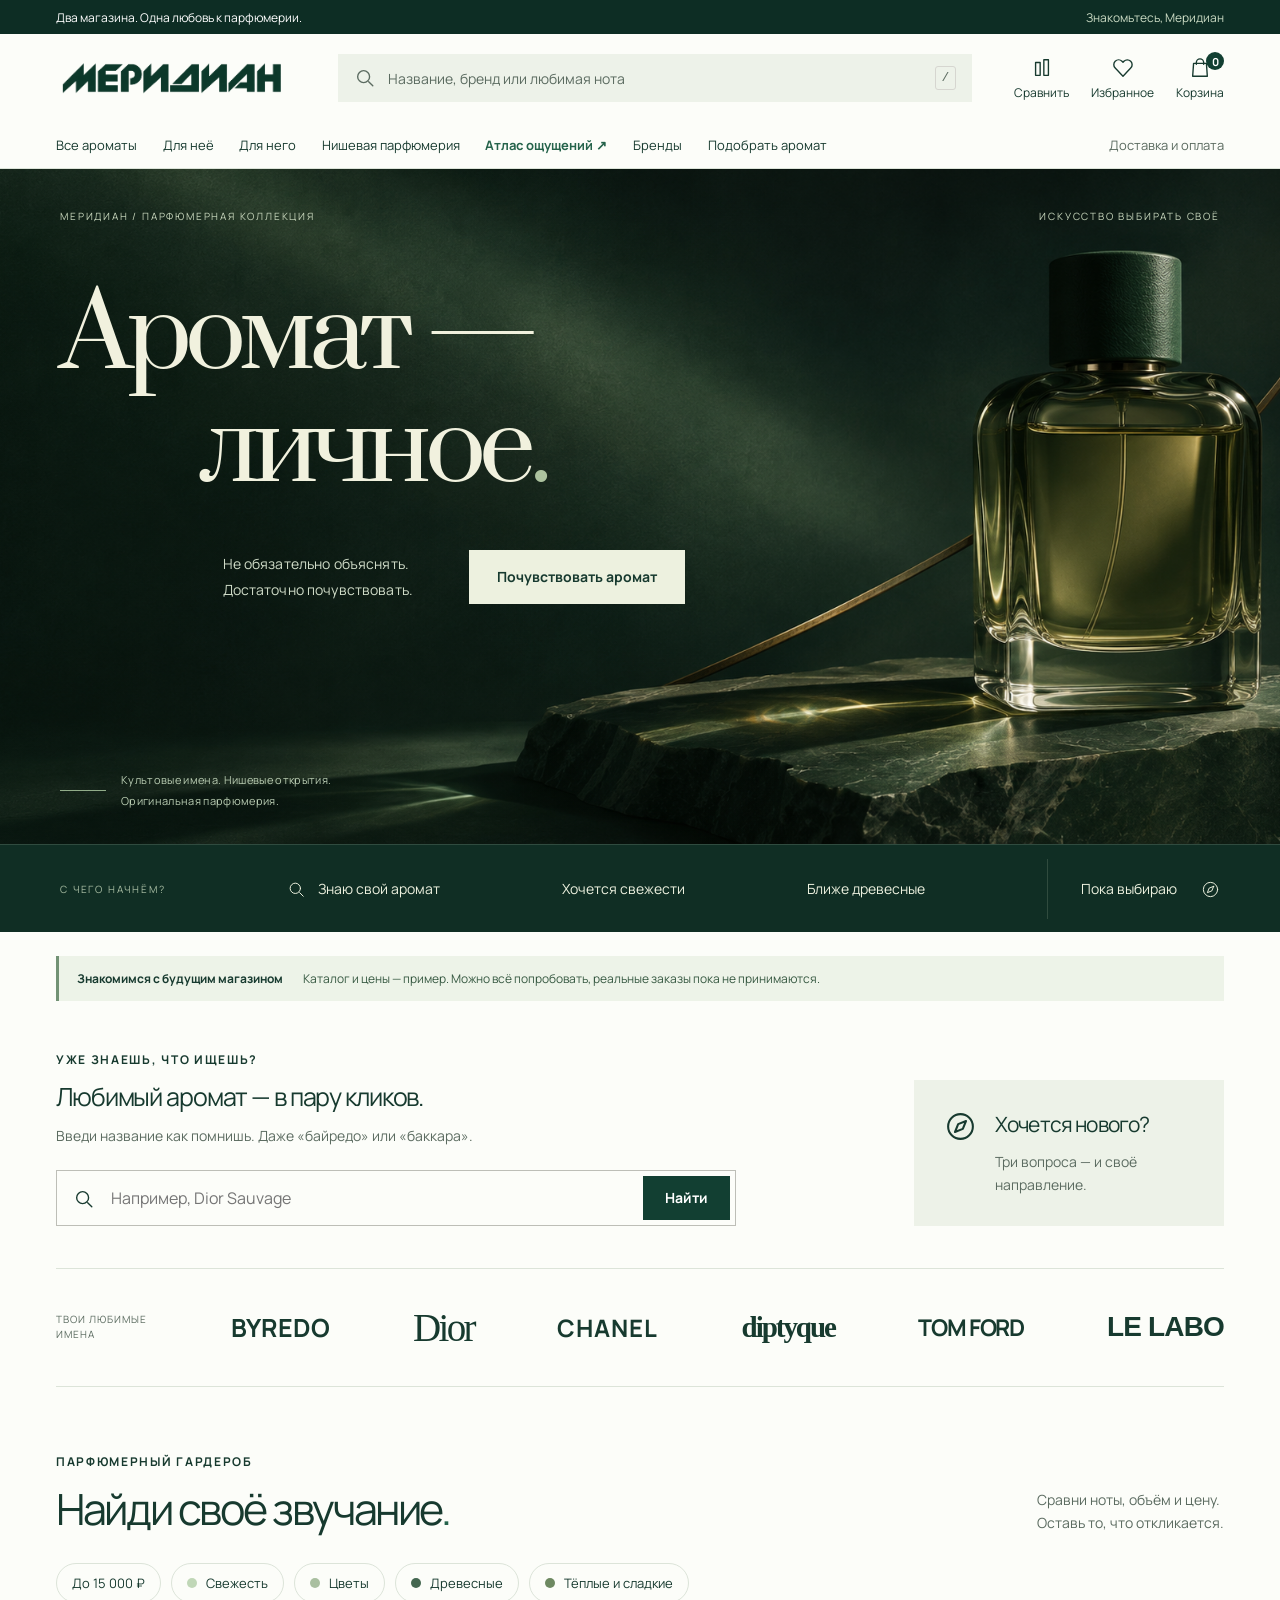
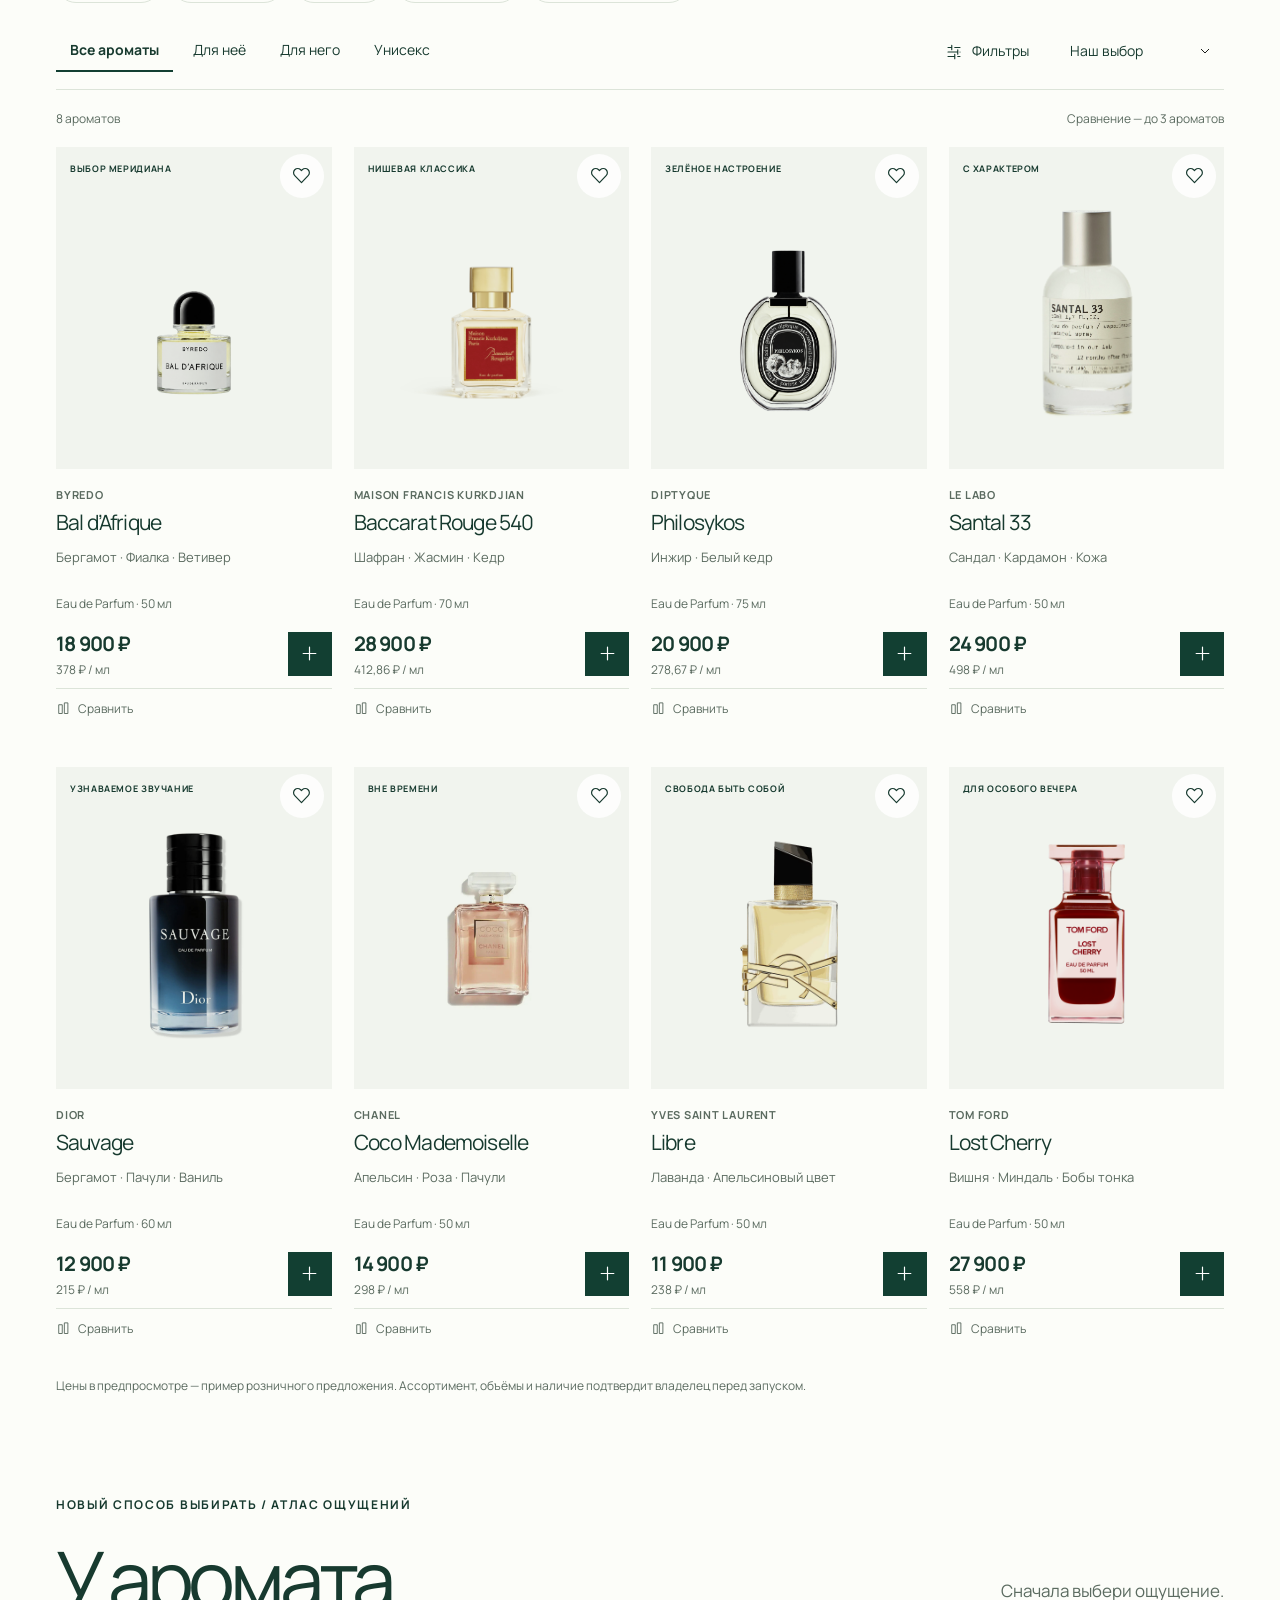
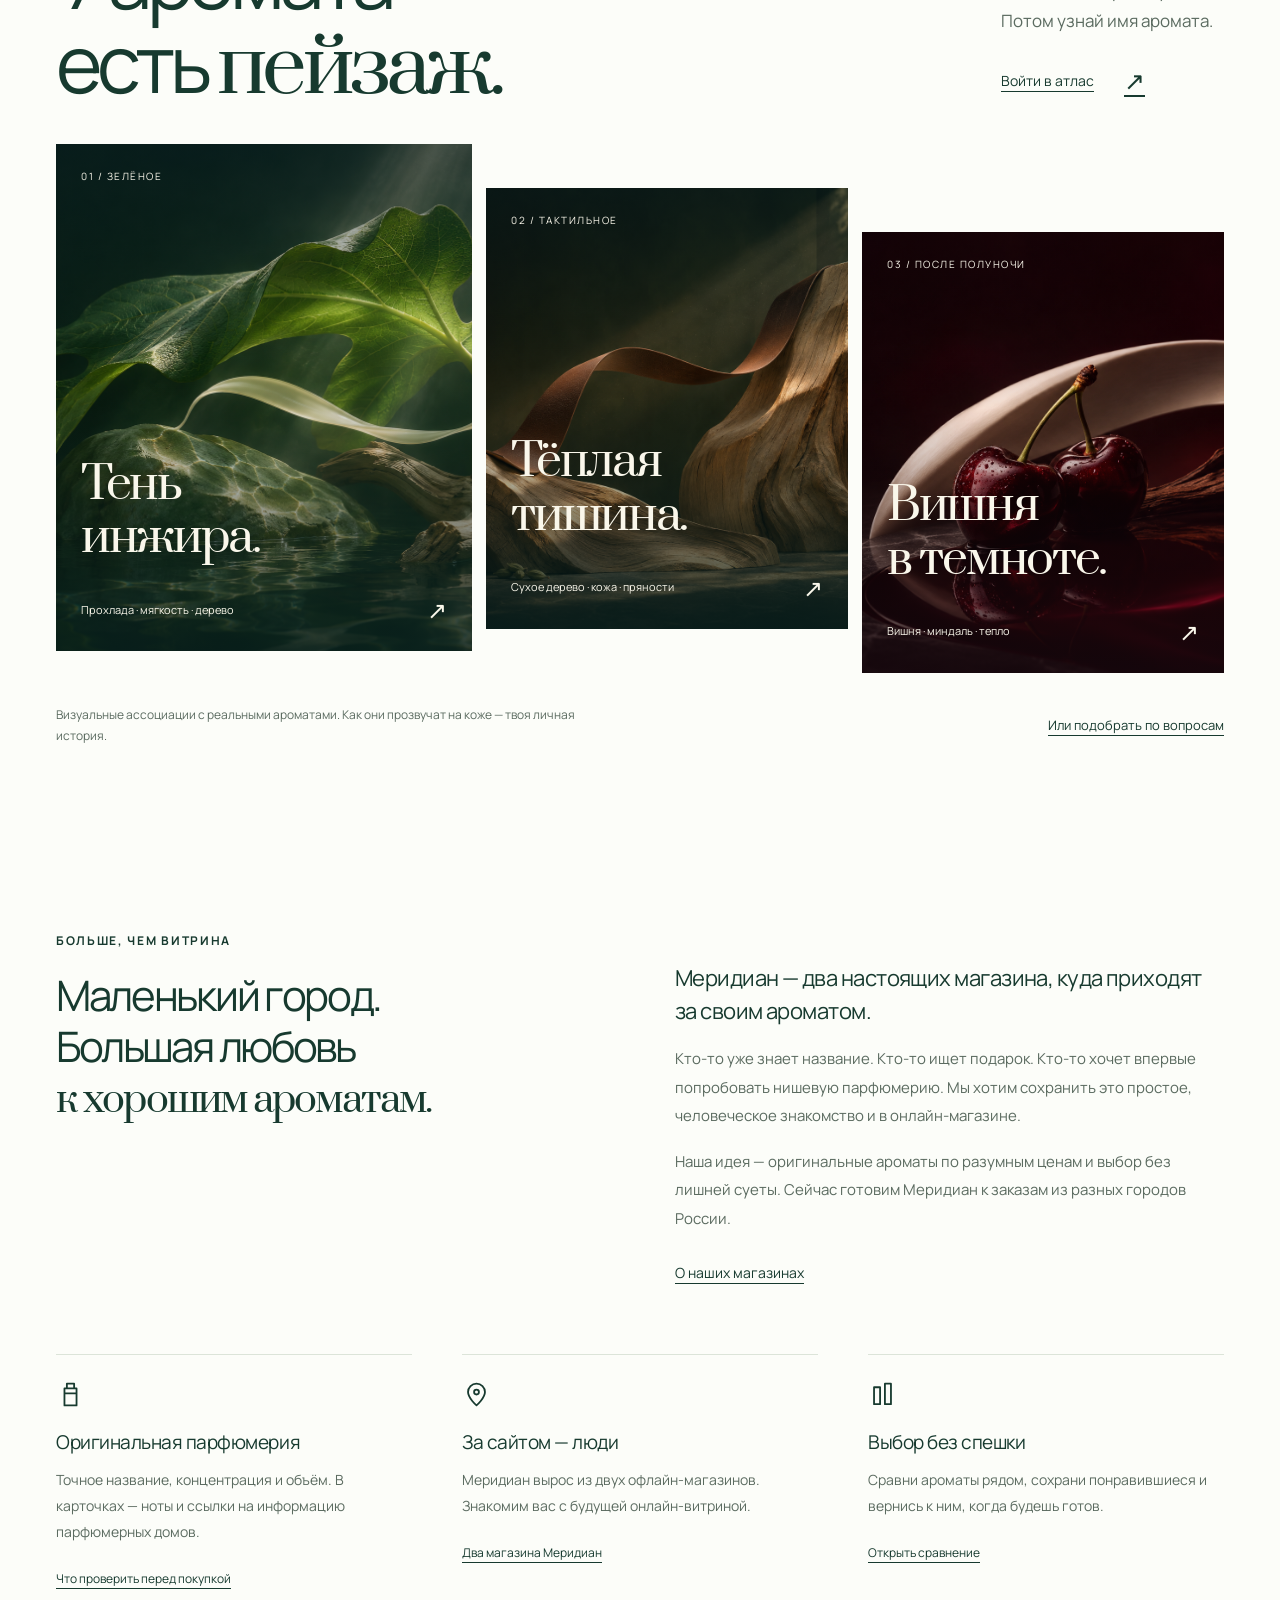
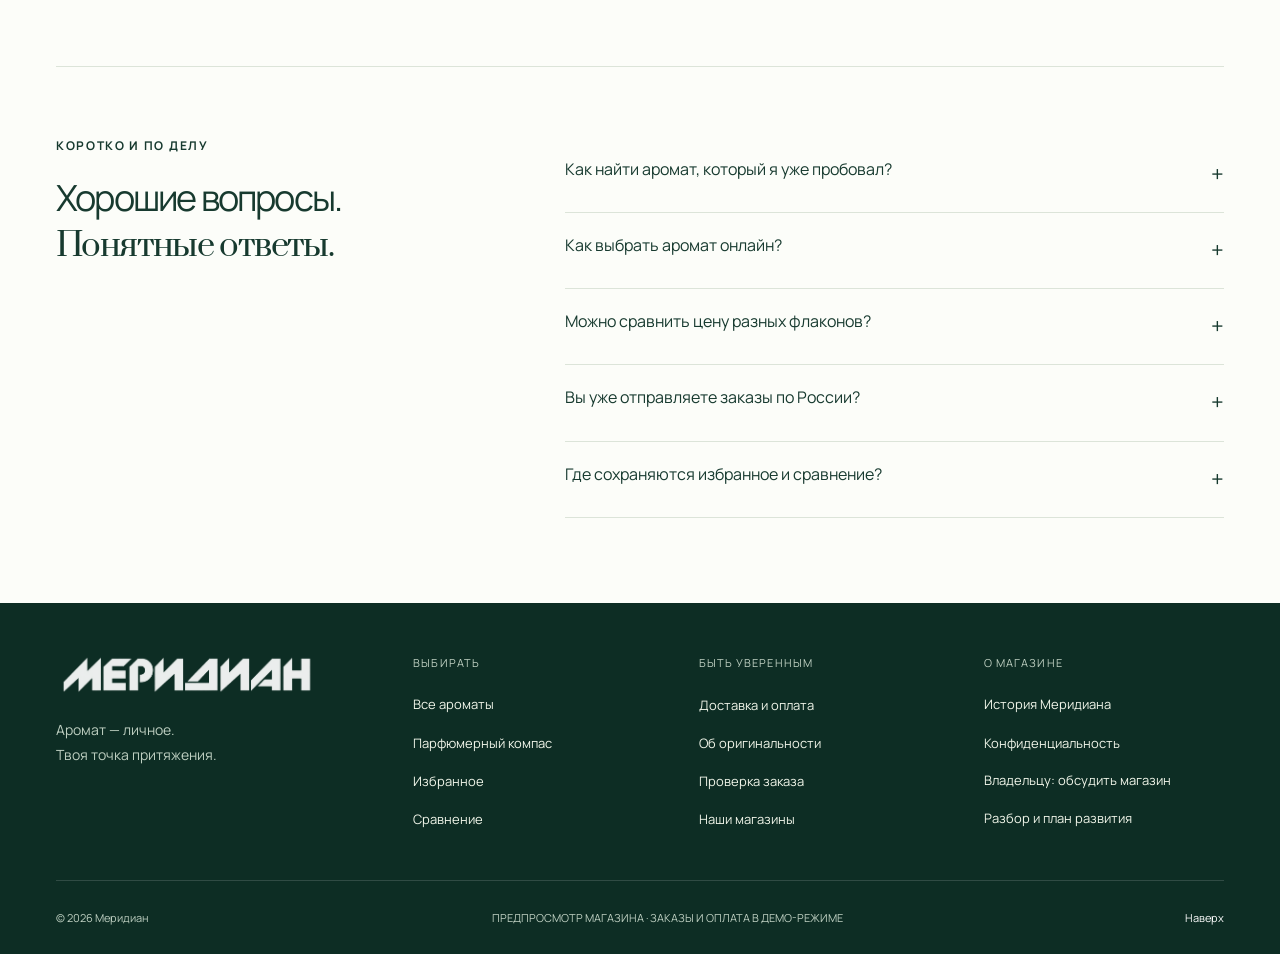
<file: index.html>
<!doctype html>
<html lang="ru">
<head>
<meta charset="utf-8"><meta name="viewport" content="width=device-width,initial-scale=1">
<meta name="theme-color" content="#123f32"><meta name="robots" content="noindex,nofollow">
<title>Меридиан — тот самый аромат</title>
<meta name="description" content="Меридиан — оригинальная парфюмерия и два настоящих магазина. Найдите знакомый аромат, сравните композиции или откройте своё новое звучание.">
<meta property="og:title" content="Меридиан — тот самый аромат"><meta property="og:description" content="Знакомые ароматы. Новые открытия. Посмотрите новый онлайн-магазин Меридиан."><meta property="og:type" content="website"><meta property="og:image" content="https://omel42.github.io/meridian-parfum/assets/hero-green.png"><meta property="og:url" content="https://omel42.github.io/meridian-parfum/">
<link rel="icon" type="image/png" href="assets/icon-green.png"><link rel="apple-touch-icon" href="assets/icon-green.png">
<link rel="preload" href="assets/prata-regular.ttf" as="font" type="font/ttf" crossorigin><link rel="stylesheet" href="styles.css?v=1.4.0"><script src="app.js?v=1.4.0" defer></script>
</head>
<body>
<a class="skip" href="#catalog">Перейти к каталогу</a>
<div class="announcement"><span>Два магазина. Одна любовь к парфюмерии.</span><a href="#about">Знакомьтесь, Меридиан</a></div>
<header class="header">
  <div class="header-main">
    <a href="#" class="wordmark brand-wordmark" aria-label="Меридиан — главная"><img src="assets/meridian-wordmark.png" alt="Меридиан" width="230" height="34"></a>
    <button class="header-search" data-action="search" aria-label="Поиск ароматов"><span data-icon="search"></span><span>Название, бренд или любимая нота</span><kbd>/</kbd></button>
    <div class="header-actions">
      <button class="icon-button" data-action="compare" aria-label="Сравнение ароматов"><span data-icon="compare"></span><span class="action-label">Сравнить</span><i id="compare-count" hidden>0</i></button>
      <button class="icon-button favorites-button" data-action="favorites" aria-label="Избранное"><span data-icon="heart"></span><span class="action-label">Избранное</span><i id="favorite-count" hidden>0</i></button>
      <button class="icon-button bag-button" data-action="cart" aria-label="Открыть корзину"><span data-icon="bag"></span><span class="action-label">Корзина</span><b id="cart-count">0</b></button>
    </div>
  </div>
  <nav class="main-nav" aria-label="Главная навигация"><a href="#catalog" data-nav="all">Все ароматы</a><a href="#catalog" data-nav="women">Для неё</a><a href="#catalog" data-nav="men">Для него</a><a href="#catalog" data-nav="niche">Нишевая парфюмерия</a><a href="experience.html" class="nav-atlas">Атлас ощущений ↗</a><a href="#brands">Бренды</a><button data-action="quiz">Подобрать аромат</button><button data-info="delivery" class="nav-service">Доставка и оплата</button></nav>
</header>
<main id="storefront">
  <section class="hero hero--atelier" aria-labelledby="hero-title">
    <div class="hero-stage">
      <img class="hero-scene" src="assets/hero-green.png" alt="Флакон из тёмного стекла на зелёном камне в направленном свете" fetchpriority="high" width="1859" height="846">
      <div class="hero-shade" aria-hidden="true"></div>
      <div class="hero-edition"><span>МЕРИДИАН / ПАРФЮМЕРНАЯ КОЛЛЕКЦИЯ</span><span>ИСКУССТВО ВЫБИРАТЬ СВОЁ</span></div>
      <div class="hero-statement">
        <h1 id="hero-title"><span>Аромат —</span><span>личное<span class="hero-period">.</span></span></h1>
        <div class="hero-invitation"><p>Не обязательно объяснять.<br>Достаточно почувствовать.</p><a href="experience.html" class="button hero-catalog">Почувствовать аромат</a></div>
      </div>
      <div class="hero-signature"><span class="signature-line" aria-hidden="true"></span><p>Культовые имена. Нишевые открытия.<br>Оригинальная парфюмерия.</p></div>
    </div>
    <div class="hero-routing" aria-label="Начать выбор аромата">
      <span class="routing-label">С ЧЕГО НАЧНЁМ?</span>
      <button data-action="search" class="route-search"><span data-icon="search"></span><span>Знаю свой аромат</span></button>
      <button data-hero-family="fresh">Хочется свежести</button>
      <button data-hero-family="woody">Ближе древесные</button>
      <button data-action="quiz" class="route-quiz">Пока выбираю<span data-icon="compass"></span></button>
    </div>
  </section>
  <div class="preview-note section" data-preview-only><span>Знакомимся с будущим магазином</span><p>Каталог и цены — пример. Можно всё попробовать, реальные заказы пока не принимаются.</p></div>
  <section class="choice-paths section" aria-label="Как вы хотите выбрать аромат">
    <div class="known-scent"><div><p class="eyebrow">УЖЕ ЗНАЕШЬ, ЧТО ИЩЕШЬ?</p><h2>Любимый аромат — в пару кликов.</h2><p>Введи название как помнишь. Даже «байредо» или «баккара».</p></div><form id="catalog-search-form" role="search"><label for="catalog-search" class="sr-only">Найти знакомый аромат</label><span data-icon="search"></span><input id="catalog-search" name="q" type="search" placeholder="Например, Dior Sauvage" autocomplete="off" maxlength="120"><button class="button black" type="submit">Найти</button></form></div>
    <button class="discovery-shortcut" data-action="quiz"><span data-icon="compass"></span><span><strong>Хочется нового?</strong><span>Три вопроса — и своё направление.</span></span></button>
  </section>
  <section class="brand-strip section" id="brands" aria-label="Парфюмерные дома"><span class="brand-strip-label">ТВОИ ЛЮБИМЫЕ<br>ИМЕНА</span><button data-brand="BYREDO" class="brand-byredo">BYREDO</button><button data-brand="Dior" class="brand-dior">Dior</button><button data-brand="CHANEL" class="brand-chanel">CHANEL</button><button data-brand="diptyque" class="brand-diptyque">diptyque</button><button data-brand="TOM FORD" class="brand-tom">TOM FORD</button><button data-brand="LE LABO" class="brand-lelabo">LE LABO</button></section>
  <section class="catalog section" id="catalog" aria-labelledby="catalog-title">
    <div class="section-heading"><div><p class="eyebrow">ПАРФЮМЕРНЫЙ ГАРДЕРОБ</p><h2 id="catalog-title">Найди своё звучание<span class="brand-dot">.</span></h2></div><p class="heading-aside">Сравни ноты, объём и цену.<br>Оставь то, что откликается.</p></div>
    <div class="quick-picks" role="group" aria-label="Быстрые подборки"><button data-quick="budget" aria-pressed="false">До 15 000 ₽</button><button data-quick="fresh" aria-pressed="false"><span class="mood-dot fresh"></span>Свежесть</button><button data-quick="floral" aria-pressed="false"><span class="mood-dot floral"></span>Цветы</button><button data-quick="woody" aria-pressed="false"><span class="mood-dot woody"></span>Древесные</button><button data-quick="warm" aria-pressed="false"><span class="mood-dot warm"></span>Тёплые и сладкие</button></div>
    <div class="catalog-toolbar"><div class="tabs" role="group" aria-label="Для кого"><button class="active" data-category="all" aria-pressed="true">Все ароматы</button><button data-category="women" aria-pressed="false">Для неё</button><button data-category="men" aria-pressed="false">Для него</button><button data-category="unisex" aria-pressed="false">Унисекс</button></div><div class="catalog-controls"><button class="filter-button" data-action="filters"><span data-icon="sliders"></span> Фильтры <span id="filter-count"></span></button><label class="sort-label"><span class="sr-only">Сортировка</span><select id="sort"><option value="featured">Наш выбор</option><option value="price-asc">Сначала дешевле</option><option value="price-desc">Сначала дороже</option><option value="unit-price">По цене за 1 мл</option><option value="name">По названию</option></select></label></div></div>
    <div id="active-filters" class="active-filters" hidden></div><div class="catalog-meta"><span id="result-count" role="status" aria-live="polite">Собираем коллекцию…</span><span>Сравнение — до 3 ароматов</span></div>
    <div class="product-grid" id="products" aria-label="Каталог ароматов"></div><div class="empty-state" id="empty-state" hidden><span data-icon="search"></span><h3>Этот аромат ещё не нашёлся</h3><p>Убери часть фильтров или попробуй название бренда.<br>Можно начать с любимой ноты или парфюмерного компаса.</p><button class="button black" data-action="reset">Показать всю коллекцию</button><button class="text-button" data-action="quiz">Помочь с выбором</button></div>
    <p class="catalog-footnote">Цены в предпросмотре — пример розничного предложения. Ассортимент, объёмы и наличие подтвердит владелец перед запуском.</p>
  </section>
  <section class="recent section" id="recent-section" hidden aria-labelledby="recent-title"><div class="section-heading"><h2 id="recent-title">Ты уже присматривался</h2><button class="text-button" data-action="clear-recent">Очистить историю</button></div><div id="recent-products" class="recent-products"></div></section>
  <section class="atlas-teaser section" id="discovery" aria-labelledby="atlas-title">
    <div class="atlas-heading"><div><p class="eyebrow">НОВЫЙ СПОСОБ ВЫБИРАТЬ / АТЛАС ОЩУЩЕНИЙ</p><h2 id="atlas-title">У аромата<br>есть <span>пейзаж.</span></h2></div><div class="atlas-heading-note"><p>Сначала выбери ощущение.<br>Потом узнай имя аромата.</p><a href="experience.html" class="text-button">Войти в атлас <span aria-hidden="true">↗</span></a></div></div>
    <div class="atlas-landscapes">
      <a class="atlas-landscape atlas-fig" href="experience.html?world=fig" aria-label="Почувствовать зелёную прохладу — Тень инжира"><img src="assets/scents/fig-world.png" alt="Инжирный лист, молочная лента и дерево над тёмно-зелёной водой" width="1536" height="1024" loading="lazy"><span class="atlas-number">01 / ЗЕЛЁНОЕ</span><span class="atlas-landscape-title">Тень<br>инжира.</span><span class="atlas-landscape-notes">Прохлада · мягкость · дерево <b aria-hidden="true">↗</b></span></a>
      <a class="atlas-landscape atlas-wood" href="experience.html?world=wood" aria-label="Почувствовать сухое дерево — Тёплая тишина"><img src="assets/scents/wood-world.png" alt="Деревянные формы и кожаная лента в спокойном вечернем свете" width="1536" height="1024" loading="lazy"><span class="atlas-number">02 / ТАКТИЛЬНОЕ</span><span class="atlas-landscape-title">Тёплая<br>тишина.</span><span class="atlas-landscape-notes">Сухое дерево · кожа · пряности <b aria-hidden="true">↗</b></span></a>
      <a class="atlas-landscape atlas-cherry" href="experience.html?world=cherry" aria-label="Почувствовать тёмную вишню — Вишня в темноте"><img src="assets/scents/cherry-world.png" alt="Тёмная вишня, светлая миндальная форма и рубиновые отражения" width="1536" height="1024" loading="lazy"><span class="atlas-number">03 / ПОСЛЕ ПОЛУНОЧИ</span><span class="atlas-landscape-title">Вишня<br>в темноте.</span><span class="atlas-landscape-notes">Вишня · миндаль · тепло <b aria-hidden="true">↗</b></span></a>
    </div>
    <div class="atlas-footnote"><p>Визуальные ассоциации с реальными ароматами. Как они прозвучат на коже — твоя личная история.</p><button class="text-button" data-action="quiz">Или подобрать по вопросам</button></div>
  </section>
  <section class="about section" id="about" aria-labelledby="about-title"><div class="about-intro"><p class="eyebrow">БОЛЬШЕ, ЧЕМ ВИТРИНА</p><h2 id="about-title">Маленький город.<br>Большая любовь<br><span class="serif">к хорошим ароматам.</span></h2></div><div class="about-story"><p class="story-lead">Меридиан — два настоящих магазина, куда приходят за своим ароматом.</p><p>Кто-то уже знает название. Кто-то ищет подарок. Кто-то хочет впервые попробовать нишевую парфюмерию. Мы хотим сохранить это простое, человеческое знакомство и в онлайн-магазине.</p><p>Наша идея — оригинальные ароматы по разумным ценам и выбор без лишней суеты. Сейчас готовим Меридиан к заказам из разных городов России.</p><button class="text-button" data-info="stores">О наших магазинах</button></div><div class="trust-grid"><article><span data-icon="bottle"></span><h3>Оригинальная парфюмерия</h3><p>Точное название, концентрация и объём. В карточках — ноты и ссылки на информацию парфюмерных домов.</p><button class="text-button" data-info="authenticity">Что проверить перед покупкой</button></article><article><span data-icon="pin"></span><h3>За сайтом — люди</h3><p>Меридиан вырос из двух офлайн-магазинов. Знакомим вас с будущей онлайн-витриной.</p><button class="text-button" data-info="stores">Два магазина Меридиан</button></article><article><span data-icon="compare"></span><h3>Выбор без спешки</h3><p>Сравни ароматы рядом, сохрани понравившиеся и вернись к ним, когда будешь готов.</p><button class="text-button" data-action="compare">Открыть сравнение</button></article></div></section>
  <section class="faq section" aria-labelledby="faq-title"><div><p class="eyebrow">КОРОТКО И ПО ДЕЛУ</p><h2 id="faq-title">Хорошие вопросы.<br><span class="serif">Понятные ответы.</span></h2></div><div class="faq-list"><details><summary>Как найти аромат, который я уже пробовал?</summary><p>Введи бренд или название в поиск. Для знакомых ароматов работают русские варианты: «диор», «байредо», «баккара», «либр». В карточке сверь концентрацию и объём: у одного названия могут быть разные версии.</p></details><details><summary>Как выбрать аромат онлайн?</summary><p>Начни с любимых нот и характера: свежий, цветочный, древесный или тёплый. Парфюмерный компас сузит выбор под повод и бюджет, а сравнение покажет отличия. Впечатление от аромата индивидуально — если есть возможность, познакомься с ним на коже.</p></details><details data-preview-only><summary>Можно сравнить цену разных флаконов?</summary><p>Да. В карточке и сравнении есть цена за 1 мл. Она помогает оценить стоимость объёма, но не заменяет сравнение самой композиции, концентрации и размера флакона. Цены в этом макете демонстрационные.</p></details><details data-preview-only><summary>Вы уже отправляете заказы по России?</summary><p>Мы готовим онлайн-магазин к запуску. Сейчас можно посмотреть каталог и пройти демонстрационное оформление. Настоящие заказы пока не принимаются. Географию, стоимость и сроки доставки опубликуем после согласования с владельцем.</p></details><details><summary>Где сохраняются избранное и сравнение?</summary><p>В этом браузере на твоём устройстве. Можно вернуться к ним позже без регистрации. При очистке данных браузера они удалятся; на другое устройство автоматически не переносятся.</p></details></div></section>
</main>
<footer class="footer"><div class="footer-top"><div class="footer-brand"><a class="wordmark brand-wordmark" href="#"><img src="assets/meridian-wordmark.png" alt="Меридиан" width="230" height="34"></a><p>Аромат — личное.<br>Твоя точка притяжения.</p></div><div><span>ВЫБИРАТЬ</span><a href="#catalog">Все ароматы</a><button data-action="quiz">Парфюмерный компас</button><button data-action="favorites">Избранное</button><button data-action="compare">Сравнение</button></div><div><span>БЫТЬ УВЕРЕННЫМ</span><button data-info="delivery">Доставка и оплата</button><button data-info="authenticity">Об оригинальности</button><button data-info="returns">Проверка заказа</button><button data-info="stores">Наши магазины</button></div><div><span>О МАГАЗИНЕ</span><a href="#about">История Меридиана</a><button data-info="privacy">Конфиденциальность</button><a href="owner.html" data-preview-only>Владельцу: обсудить магазин</a><a href="research.html" data-preview-only>Разбор и план развития</a></div></div><div class="footer-bottom"><span>© 2026 Меридиан</span><span>ПРЕДПРОСМОТР МАГАЗИНА · ЗАКАЗЫ И ОПЛАТА В ДЕМО-РЕЖИМЕ</span><a href="#">Наверх</a></div></footer>
<div class="compare-tray" id="compare-tray" hidden><div><strong id="compare-tray-title">Сравнение ароматов</strong><span id="compare-tray-names"></span></div><button class="button black" data-action="compare">Сравнить <span id="compare-tray-count">0</span></button><button class="icon-button" data-action="clear-compare" aria-label="Очистить сравнение"><span data-icon="close"></span></button></div>
<dialog id="modal" aria-labelledby="modal-title"><div id="modal-content"></div></dialog>
<div id="toast" class="toast" role="status" aria-live="polite" hidden></div>
<noscript><div class="noscript">Для поиска, корзины и подбора аромата включите JavaScript в браузере.</div></noscript>
</body></html>
</file>
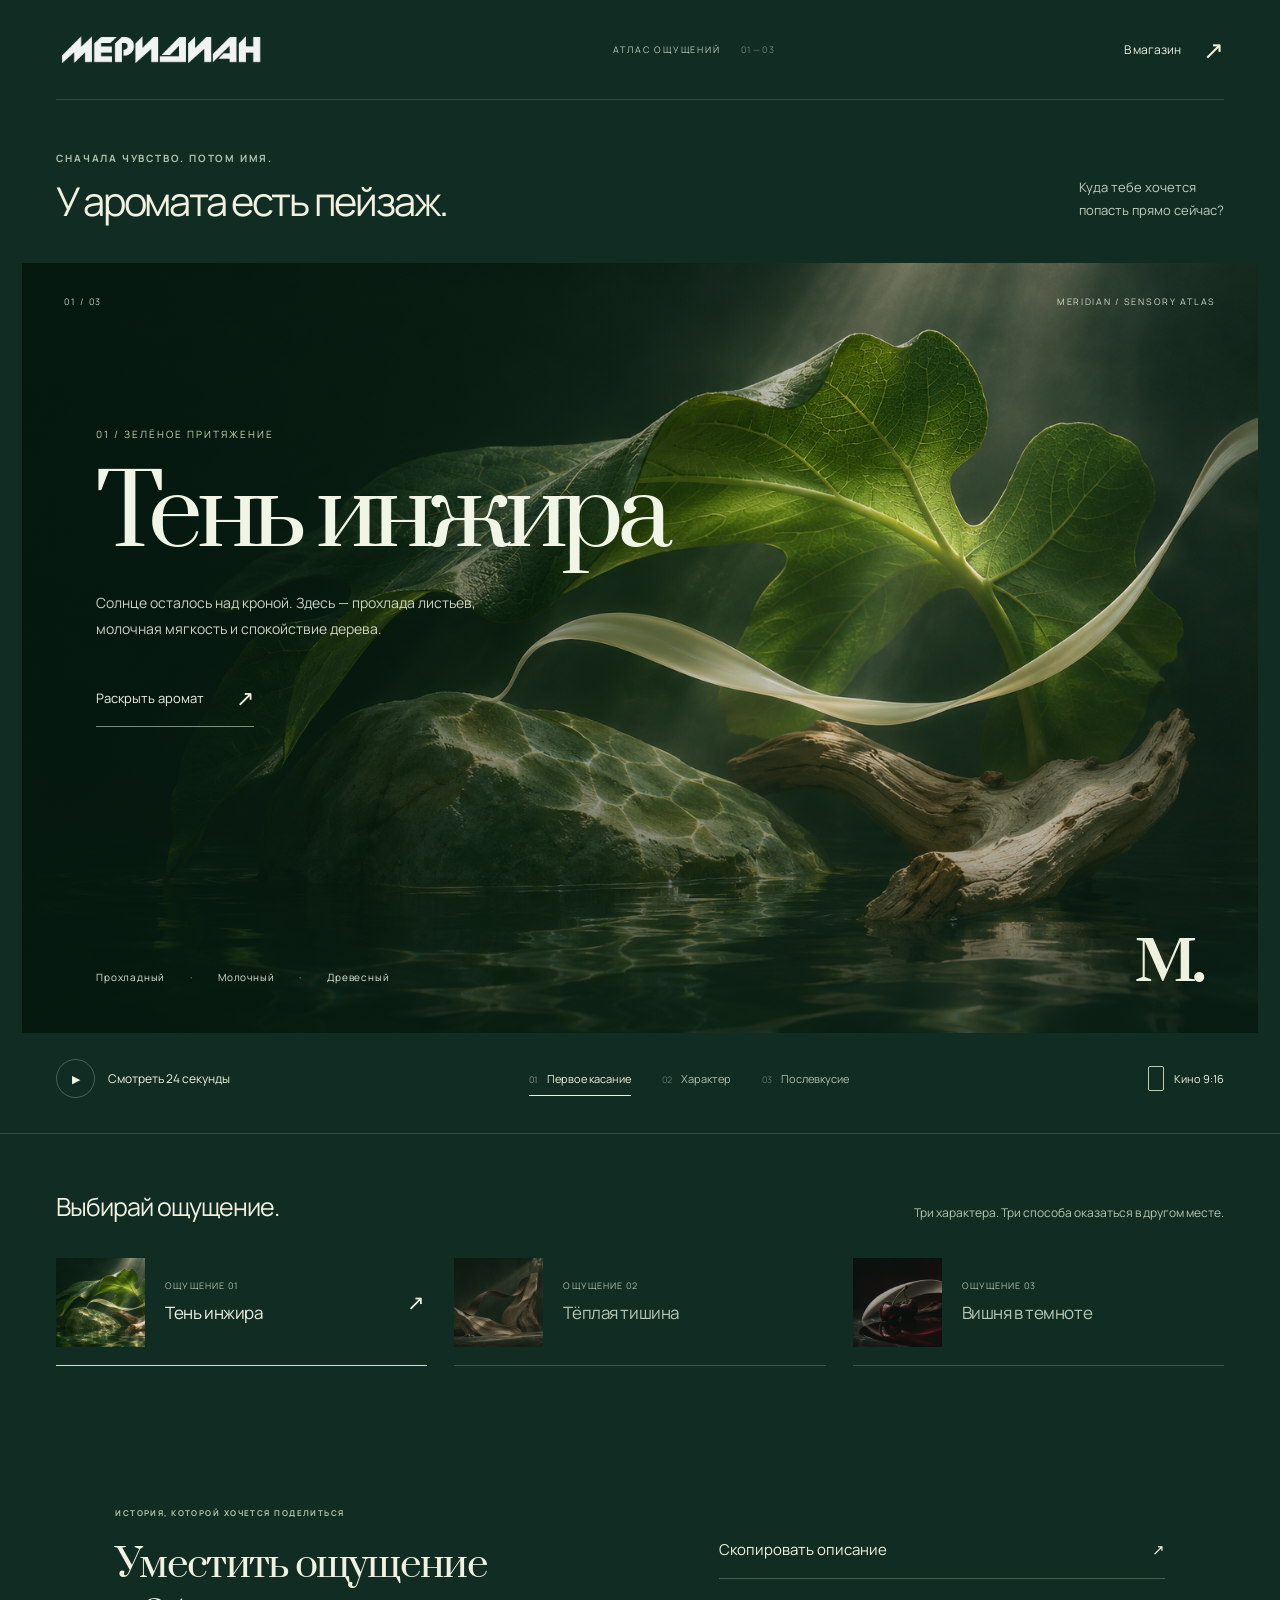
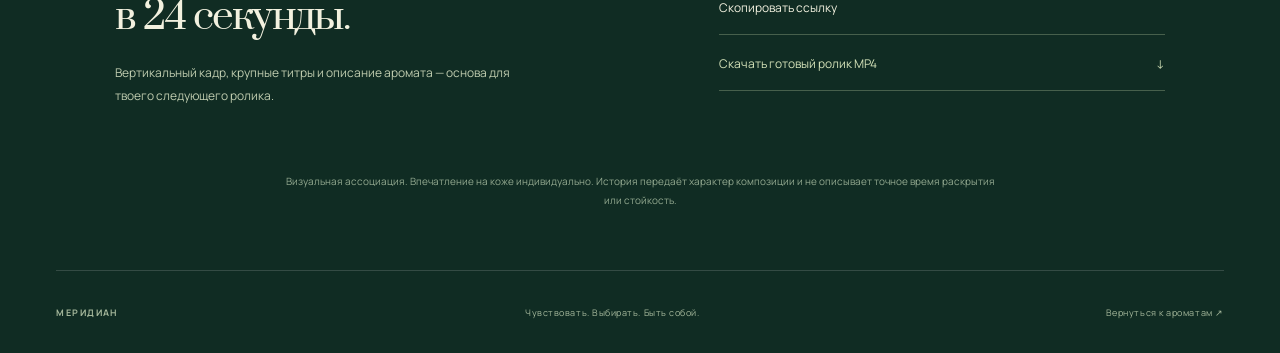
<file: experience.html>
<!doctype html>
<html lang="ru">
<head>
  <meta charset="utf-8">
  <meta name="viewport" content="width=device-width,initial-scale=1">
  <meta name="theme-color" content="#102c23">
  <meta name="robots" content="noindex,nofollow">
  <title>Атлас ощущений — Меридиан</title>
  <meta name="description" content="Сначала почувствуй. Выбери пейзаж, настроение и фактуру — открой аромат, который стоит за этим образом.">
  <link rel="icon" type="image/png" href="assets/icon-green.png">
  <link rel="preload" as="font" type="font/ttf" href="assets/prata-regular.ttf" crossorigin>
  <link rel="stylesheet" href="experience.css?v=1.0.0">
  <script src="experience.js?v=1.0.0" defer></script>
</head>
<body>
  <a class="skip" href="#world-picker">Выбрать ощущение</a>
  <header class="atlas-header">
    <a class="atlas-brand" href="index.html" aria-label="Меридиан — главная"><img src="assets/meridian-wordmark.png" width="230" height="34" alt="Меридиан"></a>
    <span class="atlas-edition">АТЛАС ОЩУЩЕНИЙ <span>01—03</span></span>
    <a class="back-store" href="index.html#catalog">В магазин <span aria-hidden="true">↗</span></a>
  </header>

  <main id="atlas">
    <div class="load-state" id="loading" role="status"><span class="load-line"></span><p>Собираем твоё первое впечатление…</p></div>
    <div class="load-error" id="load-error" hidden><p class="eyebrow">НУЖНО ЕЩЁ МГНОВЕНИЕ</p><h1>Образы пока<br>не загрузились.</h1><p>Проверь подключение и попробуй снова.</p><button class="light-button" id="retry">Попробовать ещё раз</button><a href="index.html#catalog">Открыть каталог</a></div>

    <div class="atlas-content" id="atlas-content" hidden>
      <div class="experience-heading"><div><p class="eyebrow">СНАЧАЛА ЧУВСТВО. ПОТОМ ИМЯ.</p><h1>У аромата есть пейзаж.</h1></div><p>Куда тебе хочется<br>попасть прямо сейчас?</p></div>

      <div class="scene-shell" id="scene-shell">
        <section class="scent-scene" id="scent-scene" data-chapter="0" aria-labelledby="world-title">
          <img class="scene-image" id="scene-image" src="assets/hero-green.png" alt="" decoding="async">
          <div class="scene-veil" aria-hidden="true"></div>
          <div class="scene-coordinate"><span id="world-number">01 / 03</span><span>MERIDIAN / SENSORY ATLAS</span></div>
          <div class="scene-copy">
            <p class="scene-eyebrow" id="world-eyebrow"></p>
            <h2 id="world-title"></h2>
            <p class="scene-subtitle" id="world-subtitle"></p>
            <button class="scene-reveal" id="reveal">Раскрыть аромат <span aria-hidden="true">↗</span></button>
          </div>
          <div class="chapter-copy" id="chapter-copy" aria-hidden="true"><p id="chapter-label"></p><h3 id="chapter-title"></h3><span id="chapter-body"></span></div>
          <div class="atmosphere" id="atmosphere" aria-label="Характер образа"></div>
          <span class="scene-wordmark" aria-hidden="true">м.</span>
          <div class="film-brand"><img src="assets/meridian-wordmark.png" width="230" height="34" alt="Меридиан"><span>АРОМАТ — ЛИЧНОЕ.</span></div>
          <div class="film-product" id="film-product" aria-hidden="true"><span id="film-product-brand"></span><h3 id="film-product-name"></h3><img id="film-product-image" alt=""><p id="film-product-notes"></p><small>Визуальная история аромата / Меридиан</small></div>
          <div class="film-footer"><span id="film-chapter-counter">01 / 03</span><span>ВИЗУАЛЬНАЯ АССОЦИАЦИЯ</span></div>
          <div class="film-progress" aria-hidden="true"><span id="film-progress"></span></div>
        </section>
      </div>

      <div class="experience-controls">
        <button class="play-button" id="play" aria-label="Смотреть историю, 24 секунды"><span id="play-icon" aria-hidden="true">▶</span><span id="play-label">Смотреть 24 секунды</span></button>
        <div class="chapter-navigation" id="chapter-navigation" role="group" aria-label="Фазы визуальной истории"></div>
        <button class="film-toggle" id="film-toggle" aria-pressed="false"><span class="portrait-icon" aria-hidden="true"></span><span id="film-toggle-label">Кино 9:16</span></button>
      </div>
      <div class="film-tools" id="film-tools" hidden>
        <p>Вертикальная история без интерфейса внутри кадра. Нажми «Полный экран» и включи запись экрана. Для выхода — Esc.</p>
        <button class="light-button" id="fullscreen">Полный экран и воспроизведение <span aria-hidden="true">↗</span></button>
      </div>

      <section class="world-picker" id="world-picker" aria-labelledby="world-picker-title"><div class="picker-heading"><h2 id="world-picker-title">Выбирай ощущение.</h2><p>Три характера. Три способа оказаться в другом месте.</p></div><div class="world-options" id="world-options" role="group" aria-label="Миры ароматов"></div></section>

      <section class="identity" id="identity" hidden aria-labelledby="identity-title">
        <div class="identity-image"><img id="identity-image" alt=""><span>ОБРАЗ ОБРЕТАЕТ ИМЯ</span></div>
        <div class="identity-copy"><p class="eyebrow" id="identity-brand"></p><h2 id="identity-title"></h2><p class="identity-specs" id="identity-specs"></p><p class="identity-description" id="identity-description"></p><div class="identity-notes" id="identity-notes"></div><div class="identity-purchase"><span id="identity-price"></span><a class="dark-button" id="product-link" href="index.html#catalog">Познакомиться ближе <span aria-hidden="true">↗</span></a></div><p class="identity-disclaimer">Цена в предпросмотре — пример. Наличие и цену подтвердит магазин.</p></div>
      </section>

      <section class="story-share" aria-labelledby="share-title"><div><p class="eyebrow">ИСТОРИЯ, КОТОРОЙ ХОЧЕТСЯ ПОДЕЛИТЬСЯ</p><h2 id="share-title">Уместить ощущение<br>в 24 секунды.</h2><p>Вертикальный кадр, крупные титры и описание аромата — основа для твоего следующего ролика.</p></div><div class="share-actions"><button class="share-primary" id="share-caption">Скопировать описание <span aria-hidden="true">↗</span></button><button id="share-link">Скопировать ссылку</button><a class="video-download" id="video-download" download hidden>Скачать готовый ролик MP4 <span aria-hidden="true">↓</span></a><label class="copy-fallback" id="copy-fallback" hidden><span>Скопируй текст вручную</span><textarea id="copy-text" rows="5" readonly></textarea></label></div></section>
      <p class="atlas-note">Визуальная ассоциация. Впечатление на коже индивидуально. История передаёт характер композиции и не описывает точное время раскрытия или стойкость.</p>
    </div>
  </main>
  <footer class="atlas-footer"><a href="index.html">МЕРИДИАН</a><span>Чувствовать. Выбирать. Быть собой.</span><a href="index.html#catalog">Вернуться к ароматам ↗</a></footer>
  <div class="status-message" id="status-message" role="status" aria-live="polite" hidden></div>
  <noscript><p class="noscript">Для визуального подбора включи JavaScript. <a href="index.html#catalog">Перейти в магазин</a>.</p></noscript>
</body>
</html>
</file>
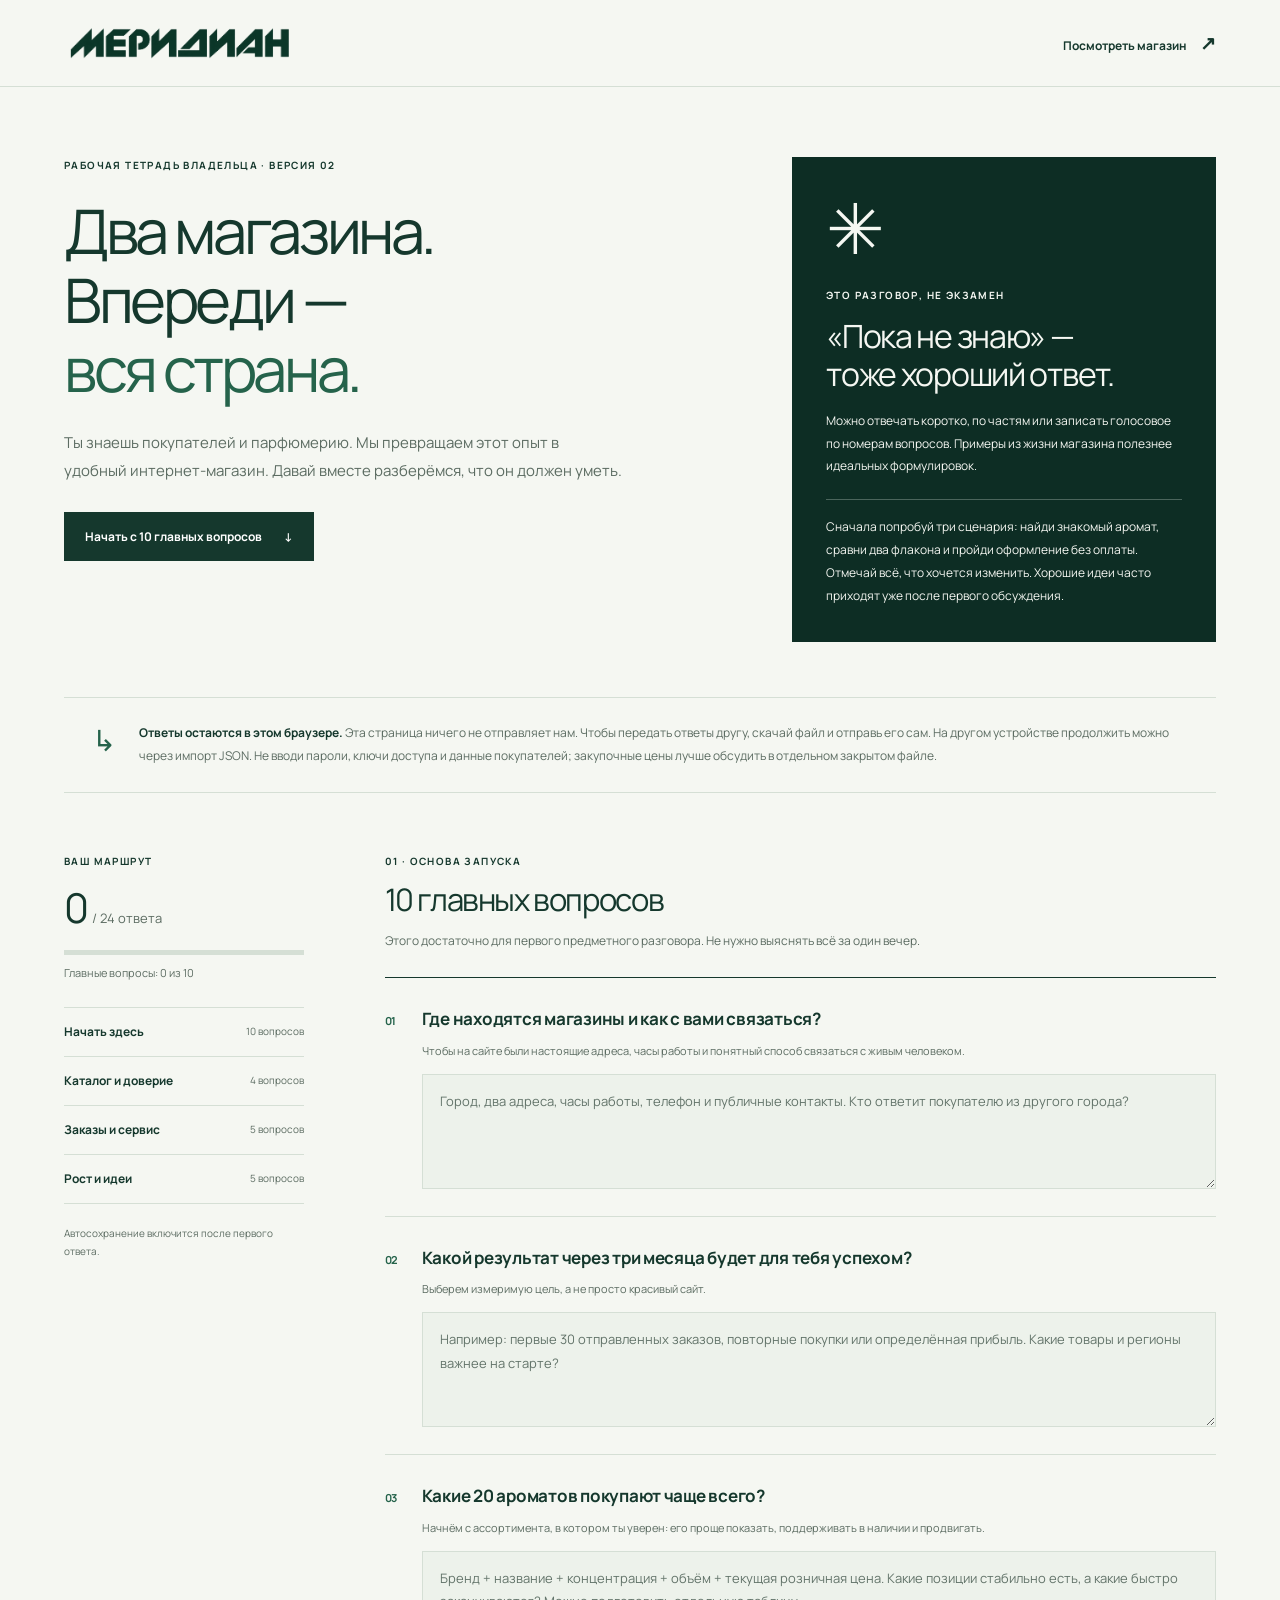
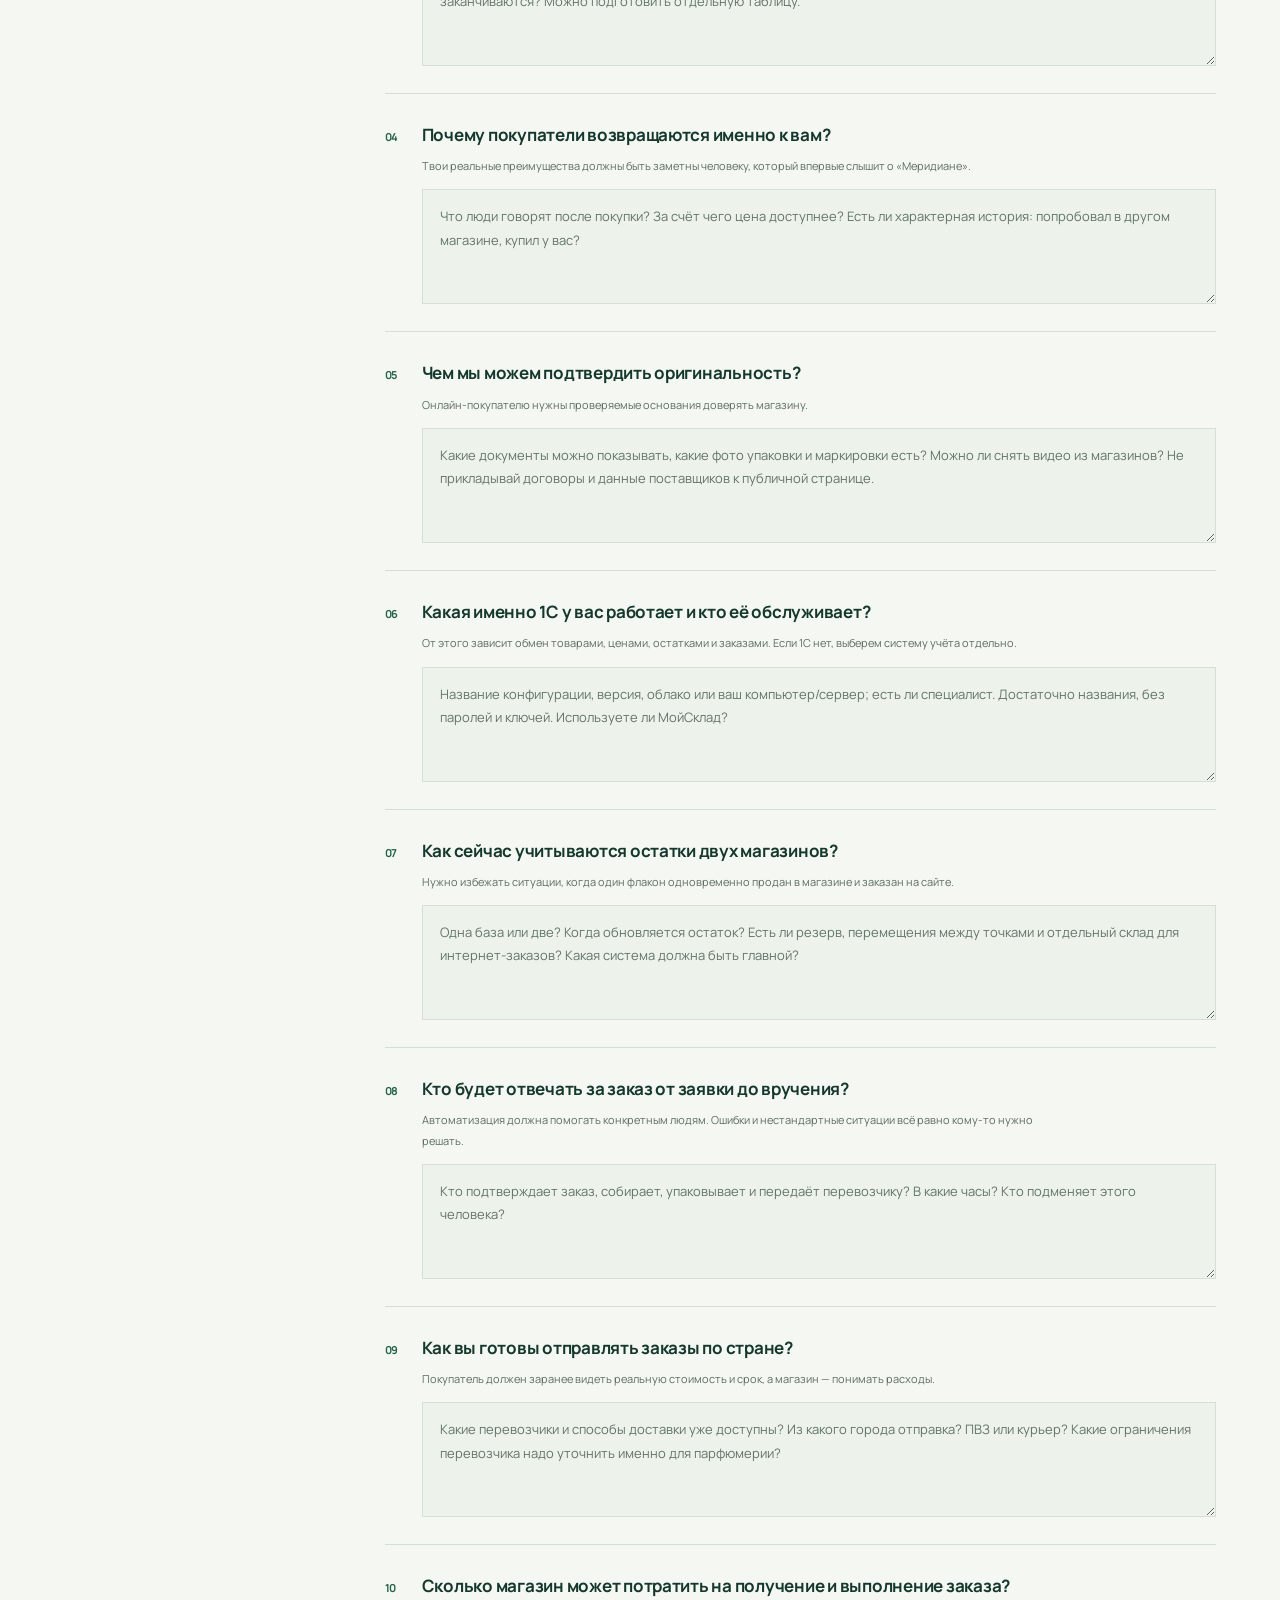
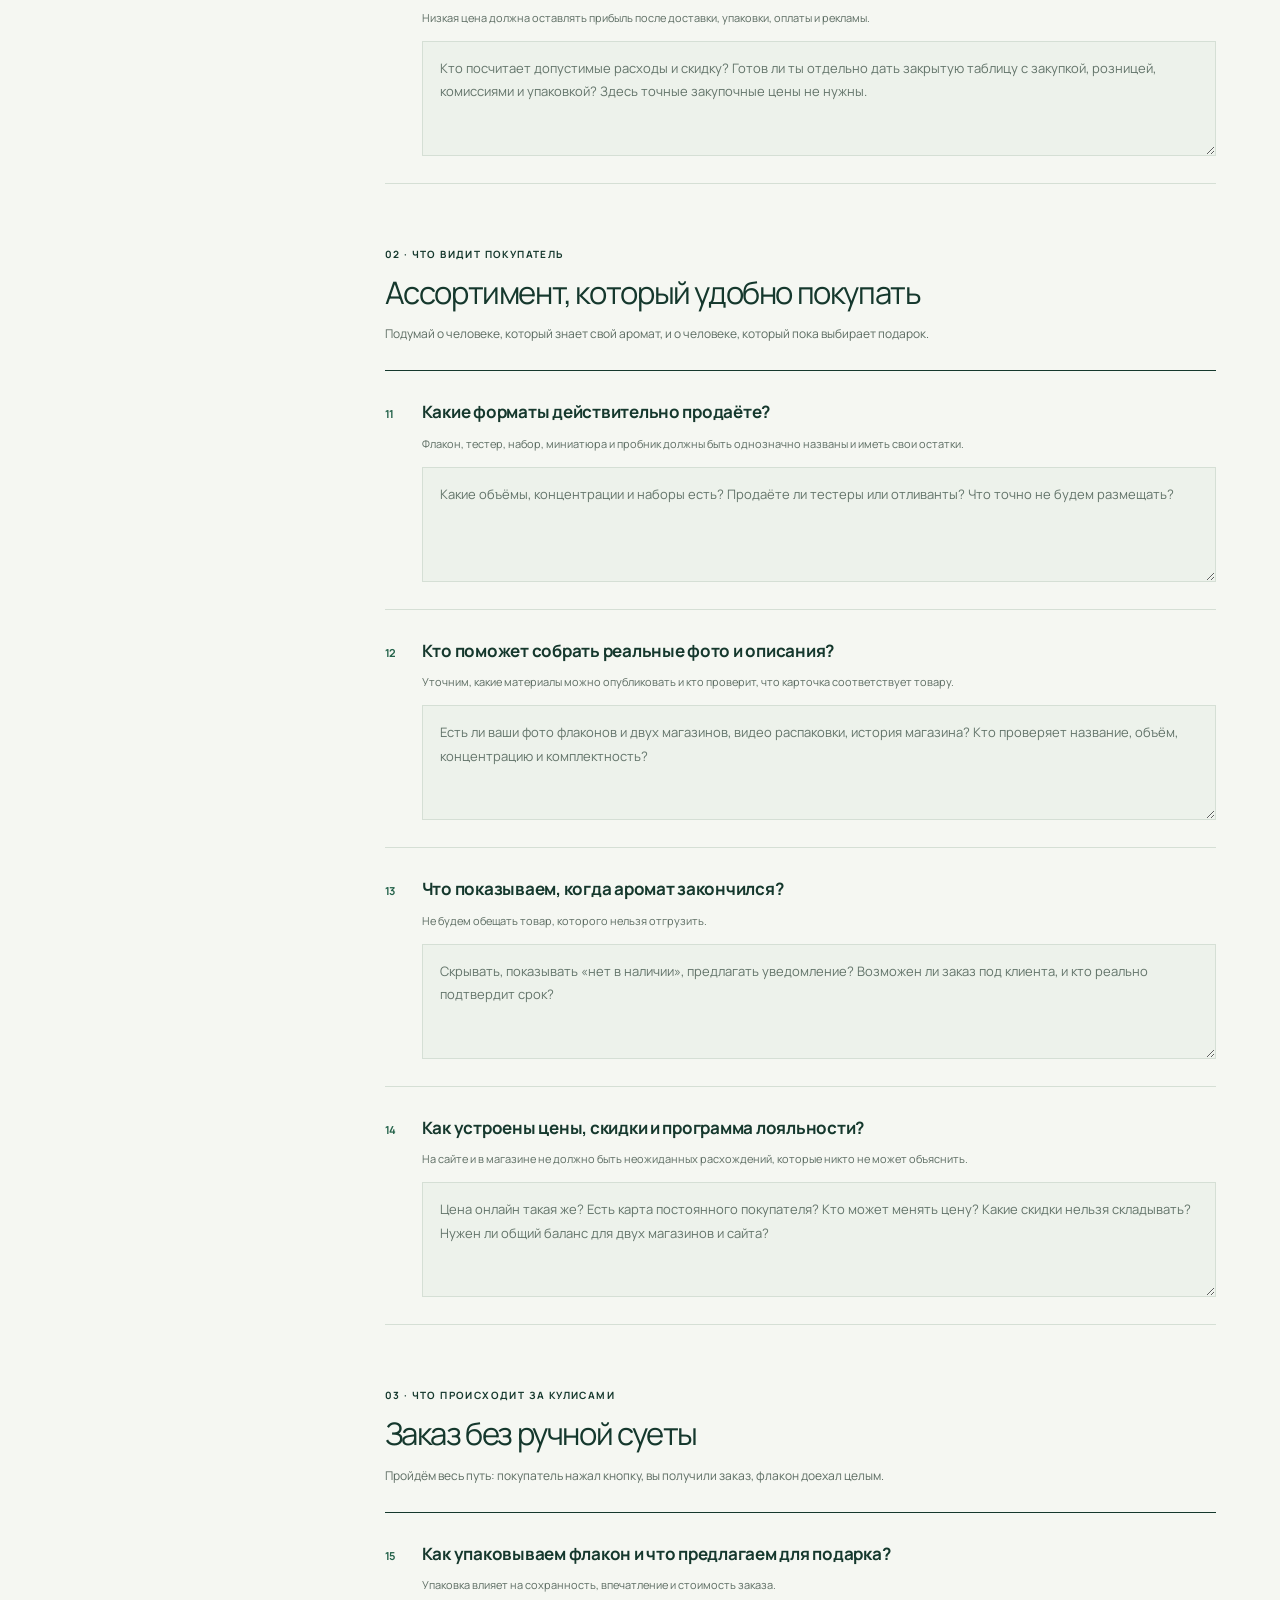
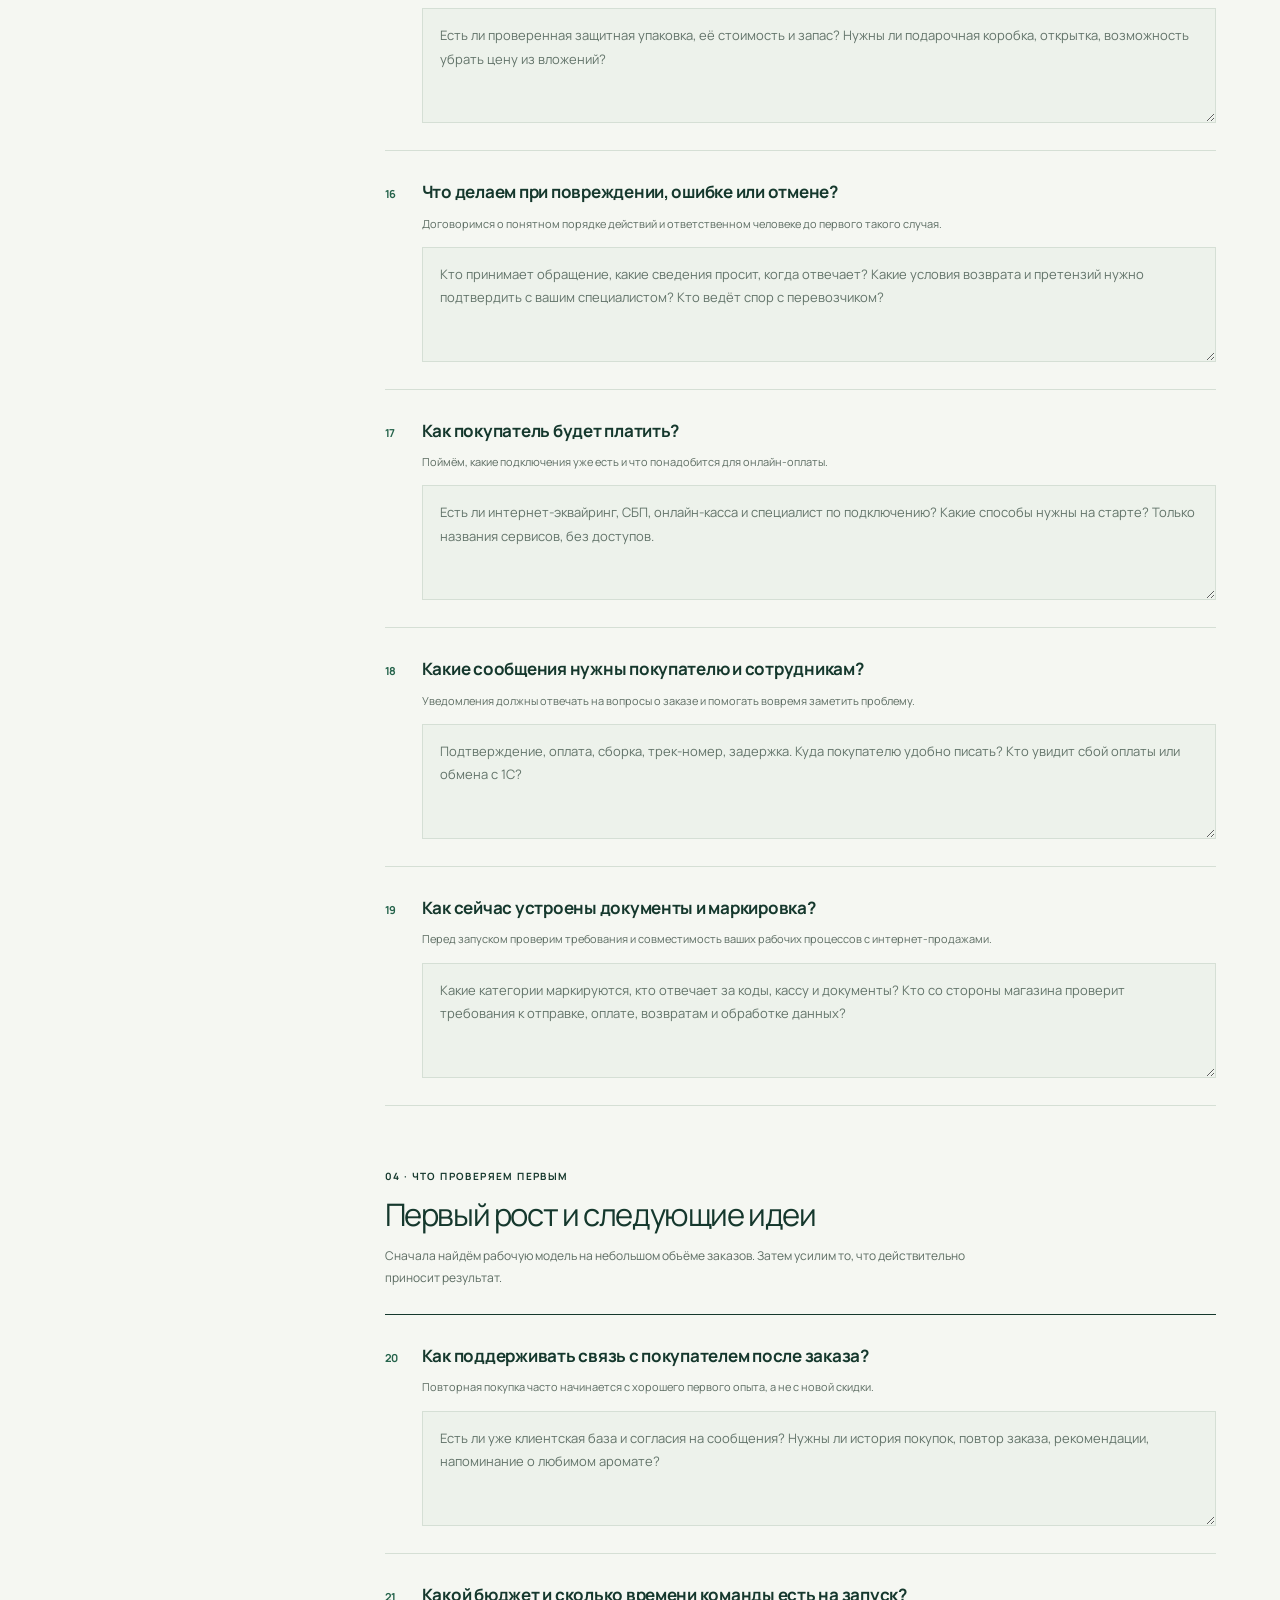
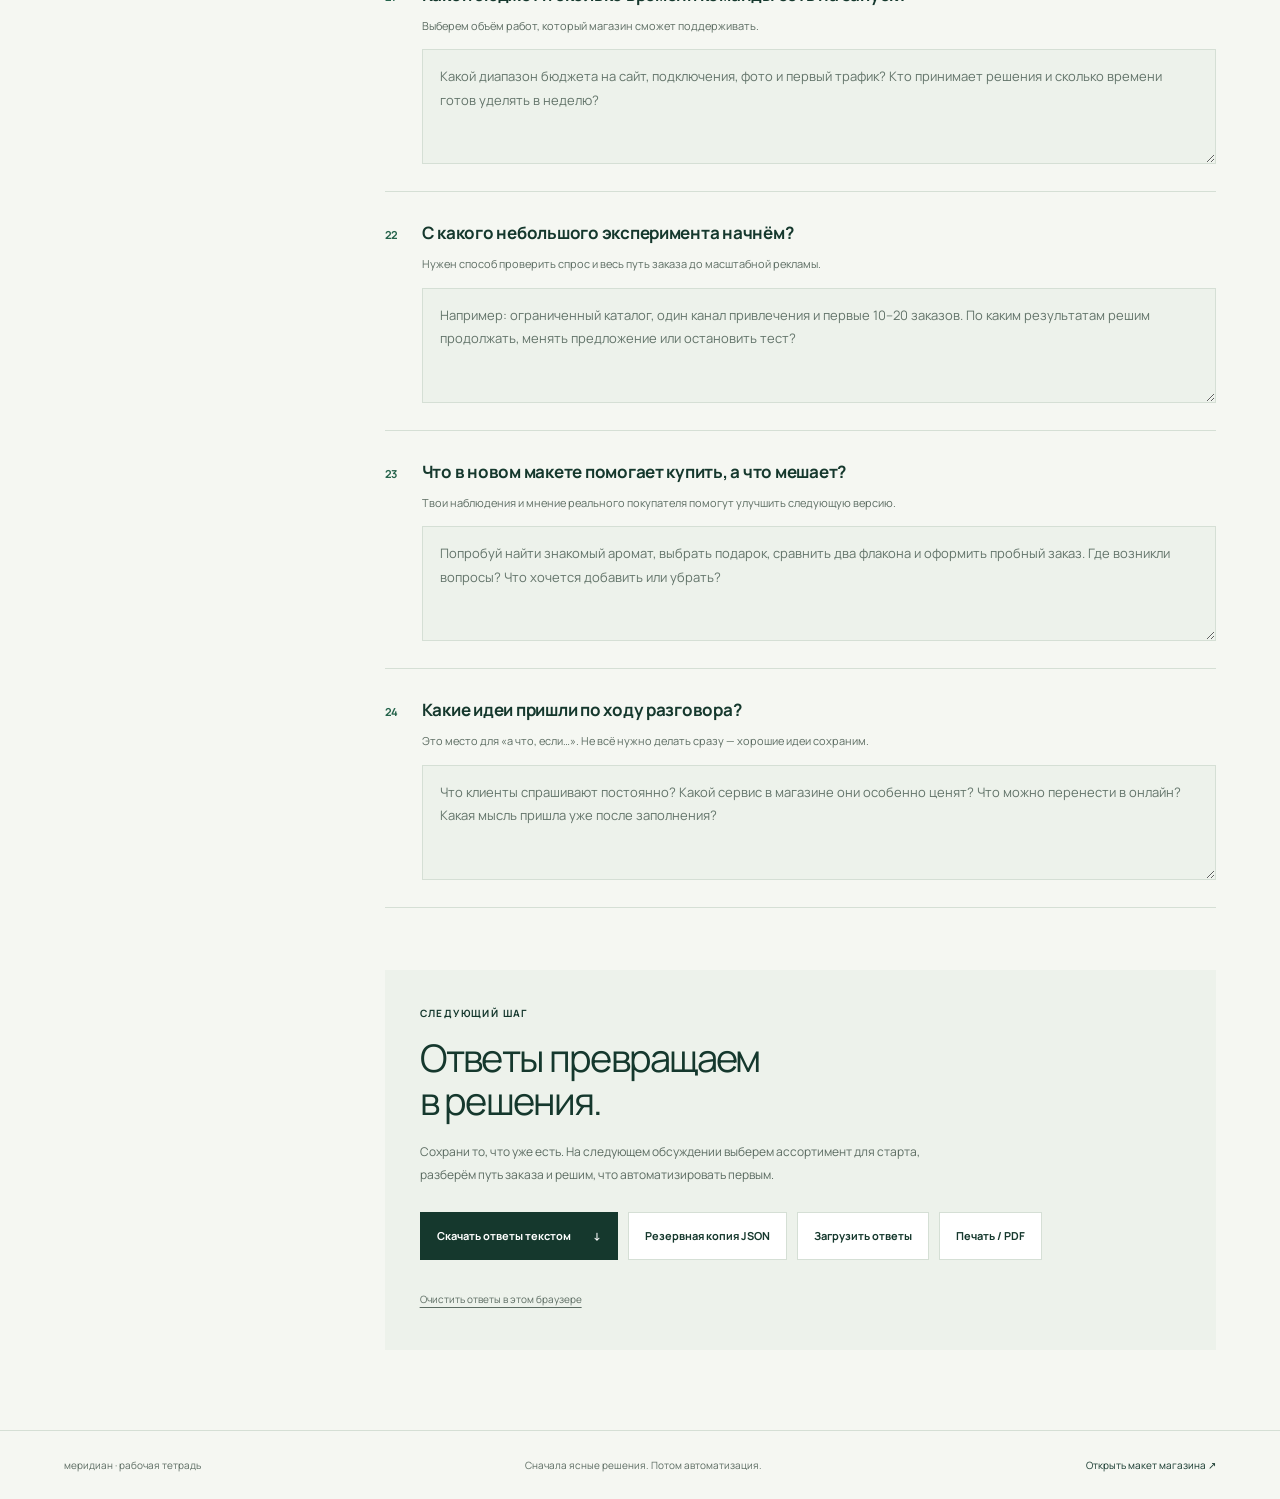
<file: owner.html>
<!doctype html>
<html lang="ru">
<head>
  <meta charset="utf-8">
  <meta name="viewport" content="width=device-width,initial-scale=1">
  <meta name="robots" content="noindex,nofollow">
  <meta name="theme-color" content="#123f32">
  <meta name="description" content="Рабочая тетрадь владельца «Меридиана»: вопросы для запуска интернет-магазина.">
  <title>Следующая глава «Меридиана» — вопросы владельцу</title>
  <link rel="icon" href="assets/icon-green.png">
  <link rel="stylesheet" href="owner.css">
  <script src="owner.js" defer></script>
</head>
<body>
  <a class="skip" href="#questions">Перейти к вопросам</a>
  <header class="workbook-header">
    <a class="wordmark brand-wordmark" href="./" aria-label="Меридиан — вернуться в магазин"><img src="assets/meridian-wordmark.png" alt="Меридиан" width="230" height="34"></a>
    <a class="back-link" href="./">Посмотреть магазин <span aria-hidden="true">↗</span></a>
  </header>
  <main>
    <section class="workbook-hero" aria-labelledby="workbook-title">
      <div class="hero-copy">
        <p class="eyebrow">Рабочая тетрадь владельца · версия 02</p>
        <h1 id="workbook-title">Два магазина.<br>Впереди —<br><span>вся страна.</span></h1>
        <p class="hero-lead">Ты знаешь покупателей и парфюмерию. Мы превращаем этот опыт в удобный интернет-магазин. Давай вместе разберёмся, что он должен уметь.</p>
        <a class="button primary" href="#essentials">Начать с 10 главных вопросов <span aria-hidden="true">↓</span></a>
      </div>
      <aside class="hero-note" aria-label="Как отвечать">
        <span class="note-mark" aria-hidden="true">✳</span>
        <p class="eyebrow">Это разговор, не экзамен</p>
        <h2>«Пока не знаю» —<br>тоже хороший ответ.</h2>
        <p>Можно отвечать коротко, по частям или записать голосовое по номерам вопросов. Примеры из жизни магазина полезнее идеальных формулировок.</p>
        <div class="note-divider"></div>
        <p>Сначала попробуй три сценария: найди знакомый аромат, сравни два флакона и пройди оформление без оплаты. Отмечай всё, что хочется изменить. Хорошие идеи часто приходят уже после первого обсуждения.</p>
      </aside>
    </section>
    <section class="privacy-note" aria-label="Как сохраняются ответы">
      <span class="privacy-icon" aria-hidden="true">↳</span>
      <p><strong>Ответы остаются в этом браузере.</strong> Эта страница ничего не отправляет нам. Чтобы передать ответы другу, скачай файл и отправь его сам. На другом устройстве продолжить можно через импорт JSON. Не вводи пароли, ключи доступа и данные покупателей; закупочные цены лучше обсудить в отдельном закрытом файле.</p>
    </section>
    <div class="workbook-layout">
      <aside class="workbook-sidebar">
        <div class="progress-panel">
          <p class="eyebrow">Ваш маршрут</p>
          <p class="progress-title"><strong id="answered-count">0</strong><span> / 24 ответа</span></p>
          <progress id="answer-progress" value="0" max="24" aria-label="Заполнено вопросов"></progress>
          <p id="essential-progress">Главные вопросы: 0 из 10</p>
          <nav id="section-nav" aria-label="Разделы вопросов"></nav>
          <p id="save-status" role="status" aria-live="polite">Автосохранение включится после первого ответа.</p>
        </div>
      </aside>
      <div class="workbook-content">
        <noscript><p class="notice">Для формы нужен JavaScript. Включи его в браузере или открой текстовую версию вопросов из материалов проекта.</p></noscript>
        <form id="questions" novalidate aria-label="Вопросы владельцу магазина"></form>
        <section class="handoff" aria-labelledby="handoff-title">
          <p class="eyebrow">Следующий шаг</p>
          <h2 id="handoff-title">Ответы превращаем<br>в решения.</h2>
          <p>Сохрани то, что уже есть. На следующем обсуждении выберем ассортимент для старта, разберём путь заказа и решим, что автоматизировать первым.</p>
          <div class="export-actions">
            <button class="button primary" id="download-md" type="button">Скачать ответы текстом <span aria-hidden="true">↓</span></button>
            <button class="button secondary" id="download-json" type="button">Резервная копия JSON</button>
            <button class="button secondary" id="import-button" type="button">Загрузить ответы</button>
            <button class="button secondary" id="print-button" type="button">Печать / PDF</button>
          </div>
          <input type="file" id="import-file" accept="application/json,.json" hidden>
          <p id="file-status" class="file-status" role="status" aria-live="polite"></p>
          <button class="reset-button" id="reset-button" type="button">Очистить ответы в этом браузере</button>
        </section>
      </div>
    </div>
  </main>
  <footer><span>меридиан · рабочая тетрадь</span><span>Сначала ясные решения. Потом автоматизация.</span><a href="./">Открыть макет магазина ↗</a></footer>
  <dialog id="confirm-dialog" aria-labelledby="confirm-title" aria-describedby="confirm-description">
    <h2 id="confirm-title">Заменить ответы?</h2>
    <p id="confirm-description"></p>
    <div class="dialog-actions"><button id="confirm-cancel" class="button secondary" type="button">Отмена</button><button id="confirm-accept" class="button primary" type="button">Продолжить</button></div>
  </dialog>
</body>
</html>
</file>
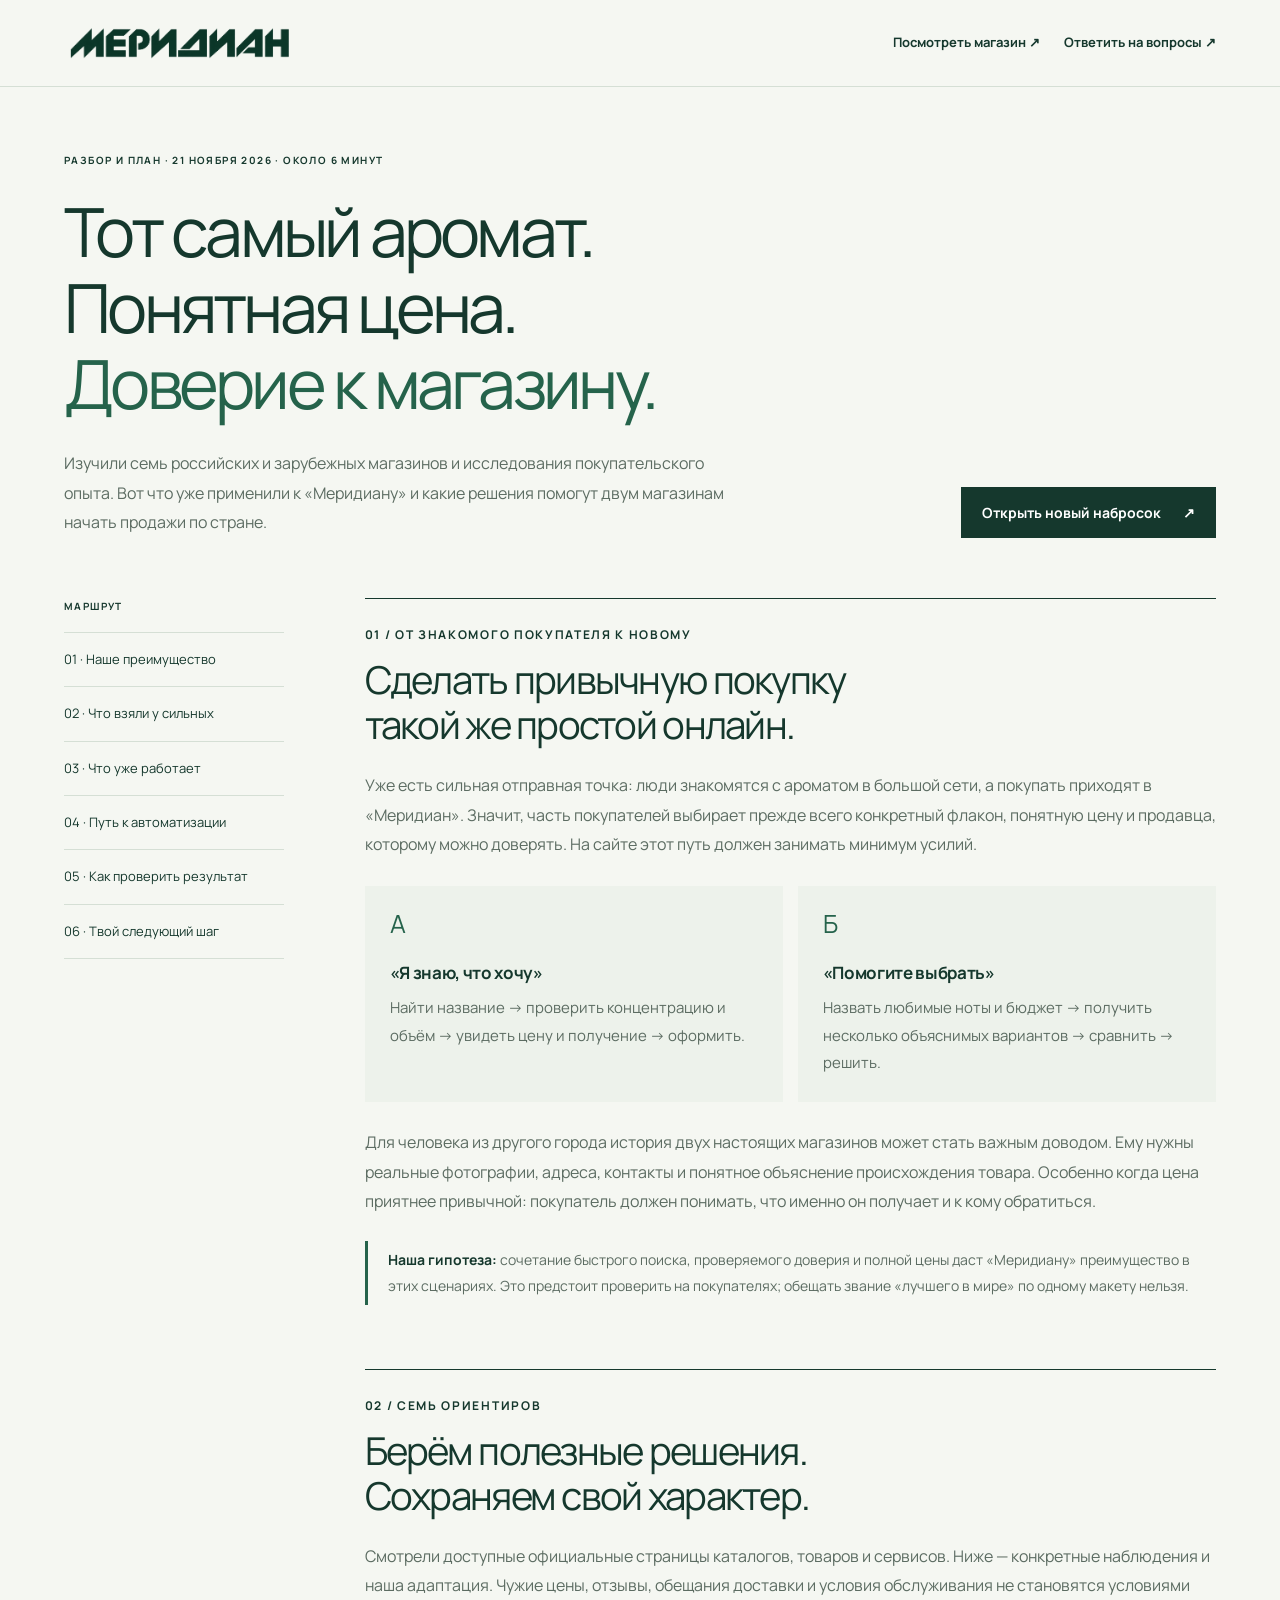
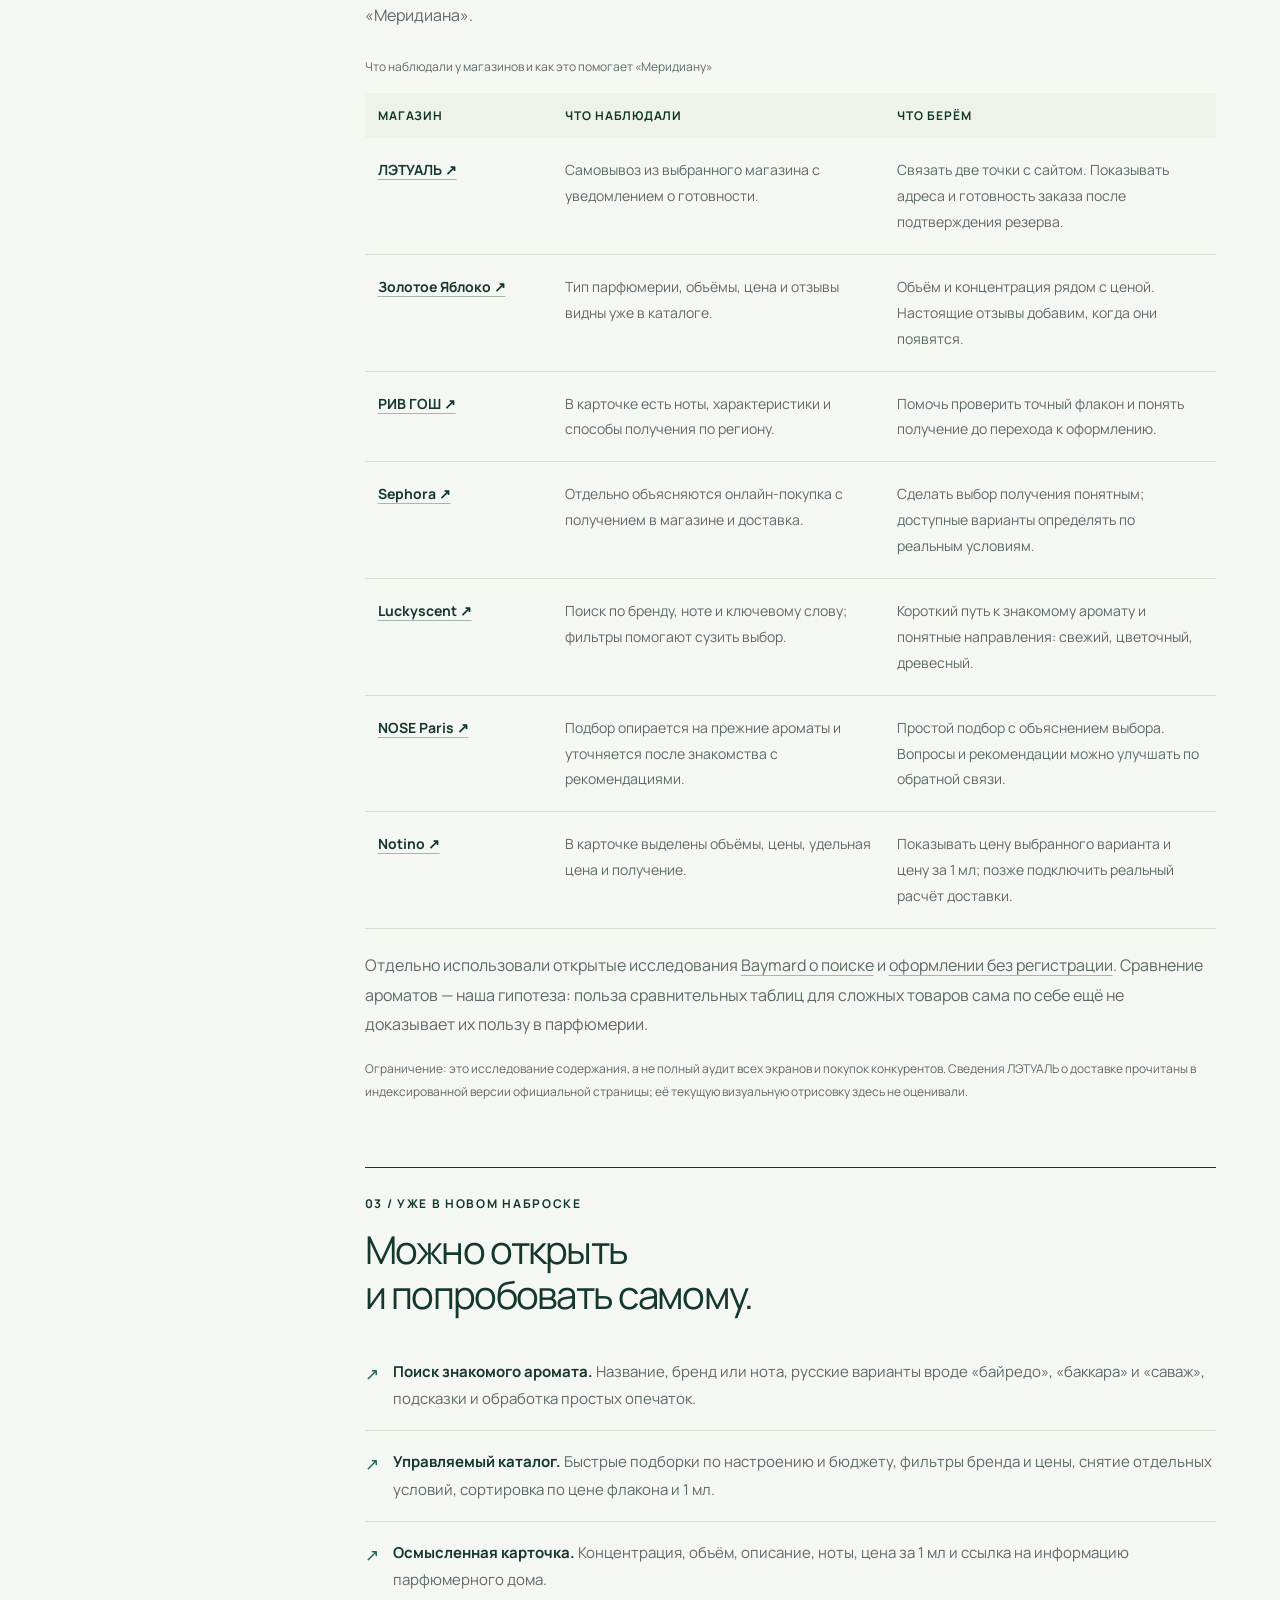
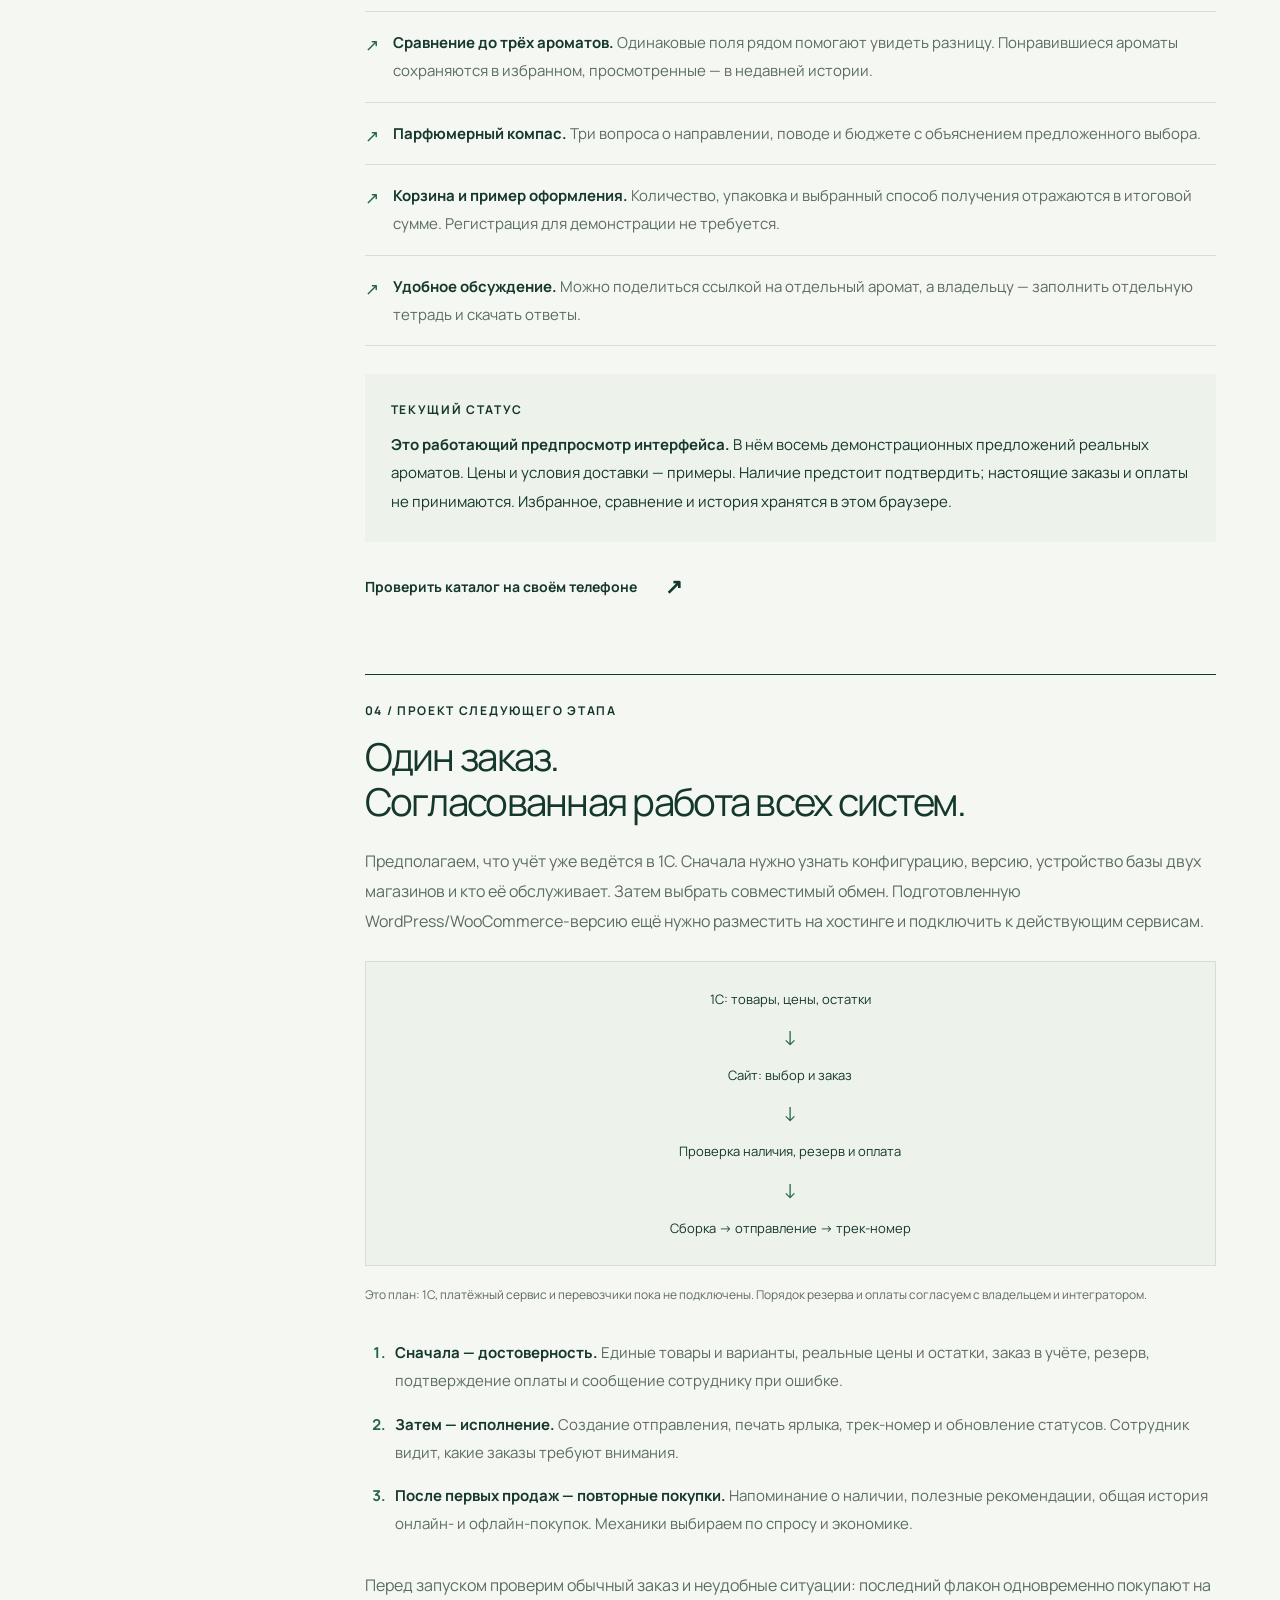
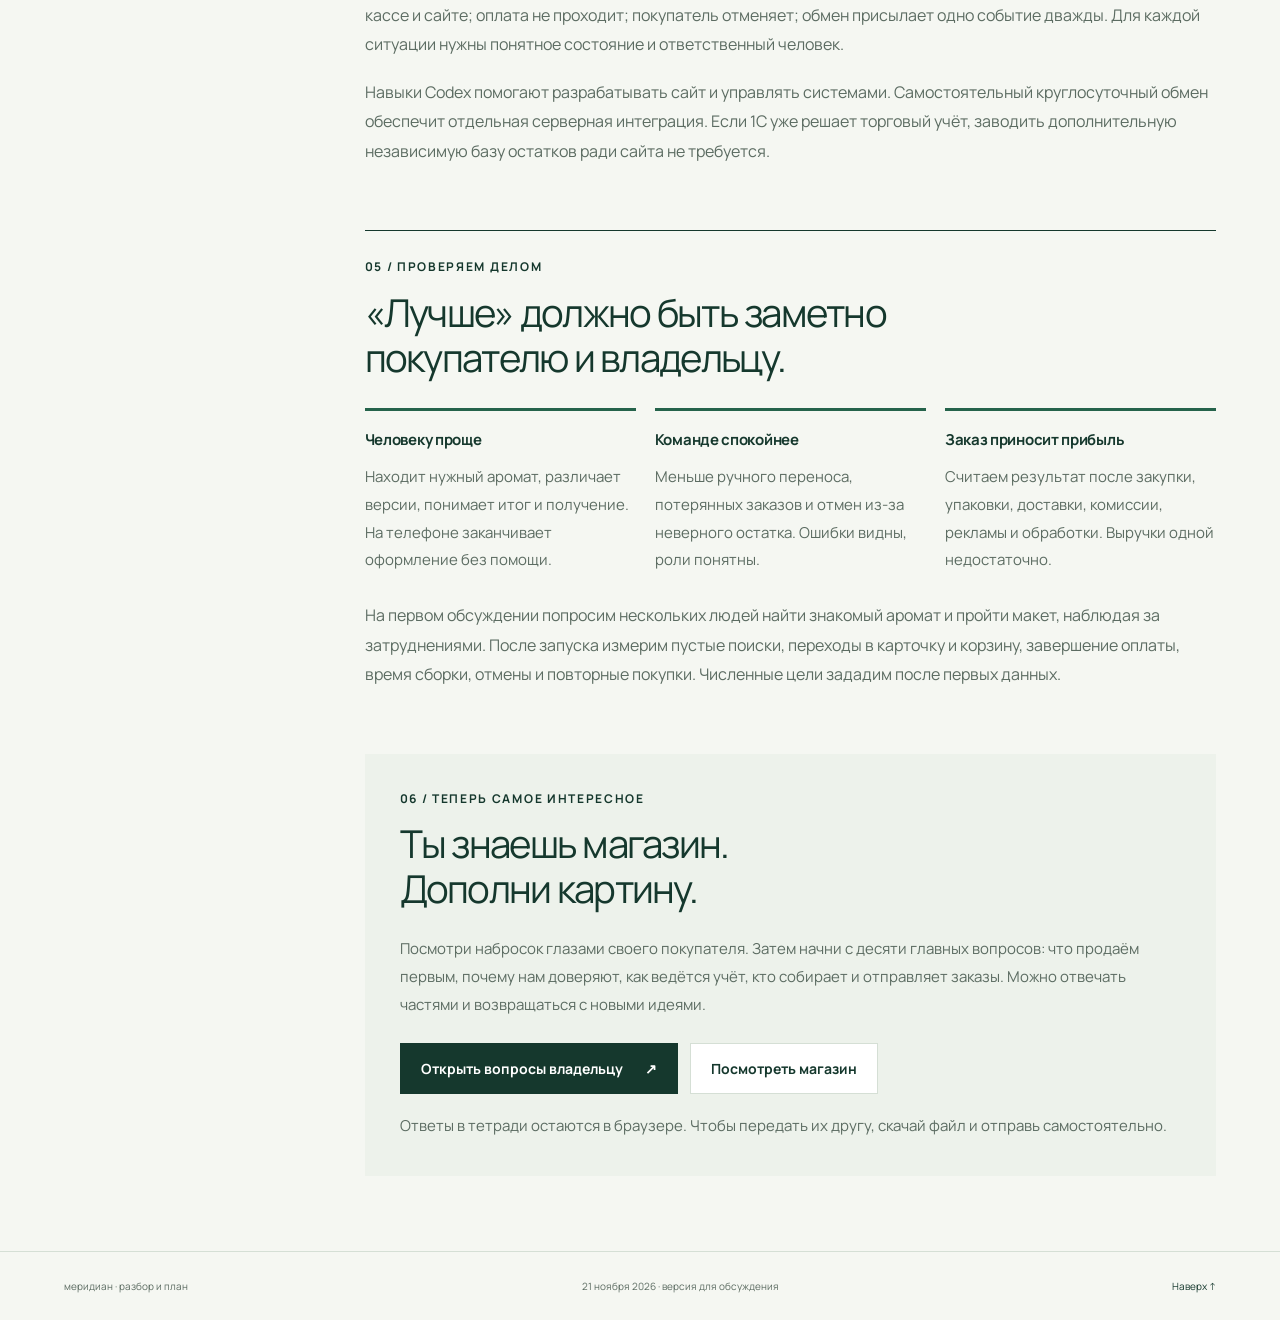
<file: research.html>
<!doctype html>
<html lang="ru">
<head>
  <meta charset="utf-8">
  <meta name="viewport" content="width=device-width,initial-scale=1">
  <meta name="robots" content="noindex,nofollow">
  <meta name="theme-color" content="#123f32">
  <meta name="description" content="Как развиваем «Меридиан»: наблюдения за семью магазинами, новая витрина и план автоматизации с 1С.">
  <title>Как сделать «Меридиан» сильнее — разбор и план</title>
  <link rel="icon" href="assets/icon-green.png">
  <link rel="stylesheet" href="owner.css">
  <link rel="stylesheet" href="research.css">
</head>
<body class="research-page">
  <a class="skip" href="#idea">Перейти к разбору</a>
  <header class="workbook-header">
    <a class="wordmark brand-wordmark" href="./" aria-label="Меридиан — открыть магазин"><img src="assets/meridian-wordmark.png" alt="Меридиан" width="230" height="34"></a>
    <nav class="header-links" aria-label="Материалы для обсуждения"><a href="./">Посмотреть магазин ↗</a><a href="owner.html">Ответить на вопросы ↗</a></nav>
  </header>
  <main>
    <section class="report-hero" aria-labelledby="report-title">
      <p class="eyebrow">Разбор и план · 21 ноября 2026 · около 6 минут</p>
      <h1 id="report-title">Тот самый аромат.<br>Понятная цена.<br><span>Доверие к магазину.</span></h1>
      <div class="hero-bottom"><p>Изучили семь российских и зарубежных магазинов и исследования покупательского опыта. Вот что уже применили к «Меридиану» и какие решения помогут двум магазинам начать продажи по стране.</p><a class="button primary" href="./">Открыть новый набросок <span aria-hidden="true">↗</span></a></div>
    </section>
    <div class="report-layout">
      <aside class="report-aside"><nav aria-label="Содержание разбора"><p class="eyebrow">Маршрут</p><a href="#idea">01 · Наше преимущество</a><a href="#examples">02 · Что взяли у сильных</a><a href="#ready">03 · Что уже работает</a><a href="#automation">04 · Путь к автоматизации</a><a href="#measure">05 · Как проверить результат</a><a href="#next">06 · Твой следующий шаг</a></nav></aside>
      <div class="report-content">
        <section class="report-section" id="idea" aria-labelledby="idea-title">
          <p class="eyebrow">01 / От знакомого покупателя к новому</p>
          <h2 id="idea-title">Сделать привычную покупку<br>такой же простой онлайн.</h2>
          <p>Уже есть сильная отправная точка: люди знакомятся с ароматом в большой сети, а покупать приходят в «Меридиан». Значит, часть покупателей выбирает прежде всего конкретный флакон, понятную цену и продавца, которому можно доверять. На сайте этот путь должен занимать минимум усилий.</p>
          <div class="scenario-grid">
            <article><span class="scenario-number">А</span><h3>«Я знаю, что хочу»</h3><p>Найти название → проверить концентрацию и объём → увидеть цену и получение → оформить.</p></article>
            <article><span class="scenario-number">Б</span><h3>«Помогите выбрать»</h3><p>Назвать любимые ноты и бюджет → получить несколько объяснимых вариантов → сравнить → решить.</p></article>
          </div>
          <p>Для человека из другого города история двух настоящих магазинов может стать важным доводом. Ему нужны реальные фотографии, адреса, контакты и понятное объяснение происхождения товара. Особенно когда цена приятнее привычной: покупатель должен понимать, что именно он получает и к кому обратиться.</p>
          <p class="editor-note"><strong>Наша гипотеза:</strong> сочетание быстрого поиска, проверяемого доверия и полной цены даст «Меридиану» преимущество в этих сценариях. Это предстоит проверить на покупателях; обещать звание «лучшего в мире» по одному макету нельзя.</p>
        </section>
        <section class="report-section" id="examples" aria-labelledby="examples-title">
          <p class="eyebrow">02 / Семь ориентиров</p>
          <h2 id="examples-title">Берём полезные решения.<br>Сохраняем свой характер.</h2>
          <p>Смотрели доступные официальные страницы каталогов, товаров и сервисов. Ниже — конкретные наблюдения и наша адаптация. Чужие цены, отзывы, обещания доставки и условия обслуживания не становятся условиями «Меридиана».</p>
          <table class="competitor-table">
            <caption>Что наблюдали у магазинов и как это помогает «Меридиану»</caption>
            <thead><tr><th scope="col">Магазин</th><th scope="col">Что наблюдали</th><th scope="col">Что берём</th></tr></thead>
            <tbody>
              <tr><th scope="row"><a href="https://www.letu.ru/delivery" target="_blank" rel="noopener noreferrer">ЛЭТУАЛЬ ↗</a></th><td data-label="Наблюдение">Самовывоз из выбранного магазина с уведомлением о готовности.</td><td data-label="Для Меридиана">Связать две точки с сайтом. Показывать адреса и готовность заказа после подтверждения резерва.</td></tr>
              <tr><th scope="row"><a href="https://goldapple.ru/parfjumerija/zhenskie-aromaty-parfume" target="_blank" rel="noopener noreferrer">Золотое Яблоко ↗</a></th><td data-label="Наблюдение">Тип парфюмерии, объёмы, цена и отзывы видны уже в каталоге.</td><td data-label="Для Меридиана">Объём и концентрация рядом с ценой. Настоящие отзывы добавим, когда они появятся.</td></tr>
              <tr><th scope="row"><a href="https://rivegauche.ru/product/tom-ford-eau-dombre-leather-eau-de-toilette-30" target="_blank" rel="noopener noreferrer">РИВ ГОШ ↗</a></th><td data-label="Наблюдение">В карточке есть ноты, характеристики и способы получения по региону.</td><td data-label="Для Меридиана">Помочь проверить точный флакон и понять получение до перехода к оформлению.</td></tr>
              <tr><th scope="row"><a href="https://www.sephora.com/beauty/pick-up-delivery-options" target="_blank" rel="noopener noreferrer">Sephora ↗</a></th><td data-label="Наблюдение">Отдельно объясняются онлайн-покупка с получением в магазине и доставка.</td><td data-label="Для Меридиана">Сделать выбор получения понятным; доступные варианты определять по реальным условиям.</td></tr>
              <tr><th scope="row"><a href="https://www.luckyscent.com/collections/all-products" target="_blank" rel="noopener noreferrer">Luckyscent ↗</a></th><td data-label="Наблюдение">Поиск по бренду, ноте и ключевому слову; фильтры помогают сузить выбор.</td><td data-label="Для Меридиана">Короткий путь к знакомому аромату и понятные направления: свежий, цветочный, древесный.</td></tr>
              <tr><th scope="row"><a href="https://noseparis.com/en/nose-olfactive-diagnosis" target="_blank" rel="noopener noreferrer">NOSE Paris ↗</a></th><td data-label="Наблюдение">Подбор опирается на прежние ароматы и уточняется после знакомства с рекомендациями.</td><td data-label="Для Меридиана">Простой подбор с объяснением выбора. Вопросы и рекомендации можно улучшать по обратной связи.</td></tr>
              <tr><th scope="row"><a href="https://www.notino.co.uk/dior/sauvage-eau-de-parfum-for-men/" target="_blank" rel="noopener noreferrer">Notino ↗</a></th><td data-label="Наблюдение">В карточке выделены объёмы, цены, удельная цена и получение.</td><td data-label="Для Меридиана">Показывать цену выбранного варианта и цену за 1 мл; позже подключить реальный расчёт доставки.</td></tr>
            </tbody>
          </table>
          <p>Отдельно использовали открытые исследования <a href="https://baymard.com/blog/search-bar-ui" target="_blank" rel="noopener noreferrer">Baymard о поиске</a> и <a href="https://baymard.com/research-articles/make-guest-checkout-prominent" target="_blank" rel="noopener noreferrer">оформлении без регистрации</a>. Сравнение ароматов — наша гипотеза: польза сравнительных таблиц для сложных товаров сама по себе ещё не доказывает их пользу в парфюмерии.</p>
          <p class="small-note">Ограничение: это исследование содержания, а не полный аудит всех экранов и покупок конкурентов. Сведения ЛЭТУАЛЬ о доставке прочитаны в индексированной версии официальной страницы; её текущую визуальную отрисовку здесь не оценивали.</p>
        </section>
        <section class="report-section" id="ready" aria-labelledby="ready-title">
          <p class="eyebrow">03 / Уже в новом наброске</p>
          <h2 id="ready-title">Можно открыть<br>и попробовать самому.</h2>
          <ul class="feature-list">
            <li><strong>Поиск знакомого аромата.</strong> Название, бренд или нота, русские варианты вроде «байредо», «баккара» и «саваж», подсказки и обработка простых опечаток.</li>
            <li><strong>Управляемый каталог.</strong> Быстрые подборки по настроению и бюджету, фильтры бренда и цены, снятие отдельных условий, сортировка по цене флакона и 1 мл.</li>
            <li><strong>Осмысленная карточка.</strong> Концентрация, объём, описание, ноты, цена за 1 мл и ссылка на информацию парфюмерного дома.</li>
            <li><strong>Сравнение до трёх ароматов.</strong> Одинаковые поля рядом помогают увидеть разницу. Понравившиеся ароматы сохраняются в избранном, просмотренные — в недавней истории.</li>
            <li><strong>Парфюмерный компас.</strong> Три вопроса о направлении, поводе и бюджете с объяснением предложенного выбора.</li>
            <li><strong>Корзина и пример оформления.</strong> Количество, упаковка и выбранный способ получения отражаются в итоговой сумме. Регистрация для демонстрации не требуется.</li>
            <li><strong>Удобное обсуждение.</strong> Можно поделиться ссылкой на отдельный аромат, а владельцу — заполнить отдельную тетрадь и скачать ответы.</li>
          </ul>
          <div class="status-note"><p class="eyebrow">Текущий статус</p><p><strong>Это работающий предпросмотр интерфейса.</strong> В нём восемь демонстрационных предложений реальных ароматов. Цены и условия доставки — примеры. Наличие предстоит подтвердить; настоящие заказы и оплаты не принимаются. Избранное, сравнение и история хранятся в этом браузере.</p></div>
          <a class="inline-cta" href="./#catalog">Проверить каталог на своём телефоне <span aria-hidden="true">↗</span></a>
        </section>
        <section class="report-section" id="automation" aria-labelledby="automation-title">
          <p class="eyebrow">04 / Проект следующего этапа</p>
          <h2 id="automation-title">Один заказ.<br>Согласованная работа всех систем.</h2>
          <p>Предполагаем, что учёт уже ведётся в 1С. Сначала нужно узнать конфигурацию, версию, устройство базы двух магазинов и кто её обслуживает. Затем выбрать совместимый обмен. Подготовленную WordPress/WooCommerce-версию ещё нужно разместить на хостинге и подключить к действующим сервисам.</p>
          <div class="order-flow" aria-label="Предлагаемая последовательность обработки заказа"><span>1С: товары, цены, остатки</span><span aria-hidden="true">↓</span><span>Сайт: выбор и заказ</span><span aria-hidden="true">↓</span><span>Проверка наличия, резерв и оплата</span><span aria-hidden="true">↓</span><span>Сборка → отправление → трек-номер</span></div>
          <p class="small-note">Это план: 1С, платёжный сервис и перевозчики пока не подключены. Порядок резерва и оплаты согласуем с владельцем и интегратором.</p>
          <ol class="phase-list">
            <li><strong>Сначала — достоверность.</strong> Единые товары и варианты, реальные цены и остатки, заказ в учёте, резерв, подтверждение оплаты и сообщение сотруднику при ошибке.</li>
            <li><strong>Затем — исполнение.</strong> Создание отправления, печать ярлыка, трек-номер и обновление статусов. Сотрудник видит, какие заказы требуют внимания.</li>
            <li><strong>После первых продаж — повторные покупки.</strong> Напоминание о наличии, полезные рекомендации, общая история онлайн- и офлайн-покупок. Механики выбираем по спросу и экономике.</li>
          </ol>
          <p>Перед запуском проверим обычный заказ и неудобные ситуации: последний флакон одновременно покупают на кассе и сайте; оплата не проходит; покупатель отменяет; обмен присылает одно событие дважды. Для каждой ситуации нужны понятное состояние и ответственный человек.</p>
          <p>Навыки Codex помогают разрабатывать сайт и управлять системами. Самостоятельный круглосуточный обмен обеспечит отдельная серверная интеграция. Если 1С уже решает торговый учёт, заводить дополнительную независимую базу остатков ради сайта не требуется.</p>
        </section>
        <section class="report-section" id="measure" aria-labelledby="measure-title">
          <p class="eyebrow">05 / Проверяем делом</p>
          <h2 id="measure-title">«Лучше» должно быть заметно<br>покупателю и владельцу.</h2>
          <div class="measure-grid">
            <article><h3>Человеку проще</h3><p>Находит нужный аромат, различает версии, понимает итог и получение. На телефоне заканчивает оформление без помощи.</p></article>
            <article><h3>Команде спокойнее</h3><p>Меньше ручного переноса, потерянных заказов и отмен из-за неверного остатка. Ошибки видны, роли понятны.</p></article>
            <article><h3>Заказ приносит прибыль</h3><p>Считаем результат после закупки, упаковки, доставки, комиссии, рекламы и обработки. Выручки одной недостаточно.</p></article>
          </div>
          <p>На первом обсуждении попросим нескольких людей найти знакомый аромат и пройти макет, наблюдая за затруднениями. После запуска измерим пустые поиски, переходы в карточку и корзину, завершение оплаты, время сборки, отмены и повторные покупки. Численные цели зададим после первых данных.</p>
        </section>
        <section class="next-step" id="next" aria-labelledby="next-title">
          <p class="eyebrow">06 / Теперь самое интересное</p>
          <h2 id="next-title">Ты знаешь магазин.<br>Дополни картину.</h2>
          <p>Посмотри набросок глазами своего покупателя. Затем начни с десяти главных вопросов: что продаём первым, почему нам доверяют, как ведётся учёт, кто собирает и отправляет заказы. Можно отвечать частями и возвращаться с новыми идеями.</p>
          <div class="report-actions"><a class="button primary" href="owner.html">Открыть вопросы владельцу <span aria-hidden="true">↗</span></a><a class="button secondary" href="./">Посмотреть магазин</a></div>
          <p class="small-note">Ответы в тетради остаются в браузере. Чтобы передать их другу, скачай файл и отправь самостоятельно.</p>
        </section>
      </div>
    </div>
  </main>
  <footer><span>меридиан · разбор и план</span><span>21 ноября 2026 · версия для обсуждения</span><a href="#report-title">Наверх ↑</a></footer>
</body>
</html>
</file>
<file: styles.css>
@font-face{font-family:Manrope;src:url('assets/manrope-regular.ttf') format('truetype');font-weight:200 500;font-display:swap}
@font-face{font-family:Manrope;src:url('assets/manrope-bold.ttf') format('truetype');font-weight:550 800;font-display:swap}
:root{--ink:#173a2f;--muted:#5b6b60;--accent:#25634b;--paper:#fff;--cream:#f1f4ee;--line:#dce4d9;--ease:cubic-bezier(.2,.8,.2,1)}
*{box-sizing:border-box}html{scroll-behavior:smooth;scroll-padding-top:155px}body{margin:0;background:var(--paper);color:var(--ink);font-family:Manrope,Arial,sans-serif;font-size:16px;-webkit-font-smoothing:antialiased}button,input,select,textarea{font:inherit;color:inherit}button,a{-webkit-tap-highlight-color:transparent;touch-action:manipulation}button{cursor:pointer;background:none;border:0;padding:0}button:disabled{cursor:not-allowed;opacity:.45}a{color:inherit;text-decoration:none}button:focus-visible,a:focus-visible,input:focus-visible,select:focus-visible,textarea:focus-visible,summary:focus-visible,[tabindex]:focus-visible{outline:2px solid var(--accent);outline-offset:4px}img{display:block;max-width:100%}svg{width:22px;height:22px;fill:none;stroke:currentColor;stroke-width:1.5;stroke-linecap:round;stroke-linejoin:round;vertical-align:middle;flex-shrink:0}h1,h2,h3,h4,p{margin:0}h1,h2,h3,h4{font-weight:500}input,textarea{min-width:0}input[type=search]::-webkit-search-cancel-button{cursor:pointer}select{appearance:none;background-image:url("data:image/svg+xml,%3Csvg xmlns='http://www.w3.org/2000/svg' width='14' height='14' fill='none' stroke='%231c1d1b'%3E%3Cpath d='m3 5 4 4 4-4'/%3E%3C/svg%3E");background-repeat:no-repeat;background-position:right 12px center;padding-right:34px!important}[hidden]{display:none!important}.sr-only{position:absolute;width:1px;height:1px;padding:0;margin:-1px;overflow:hidden;clip:rect(0,0,0,0);white-space:nowrap;border:0}.skip{position:fixed;top:8px;left:8px;transform:translateY(-160%);background:var(--ink);color:white;padding:12px 18px;z-index:300}.skip:focus{transform:none}.section{width:calc(100% - 112px);max-width:1328px;margin-left:auto;margin-right:auto}.serif{font-family:Georgia,'Times New Roman',serif;font-style:italic;font-weight:400;letter-spacing:-.05em}.brand-dot{color:var(--accent)}.eyebrow{font-size:12px;letter-spacing:.14em;font-weight:650;line-height:1.5}.button{display:inline-flex;align-items:center;justify-content:center;gap:12px;padding:15px 24px;min-height:50px;font-size:14px;font-weight:600;line-height:1.4;transition:background .2s,color .2s}.button.black{background:var(--ink);color:white}.button.black:hover{background:#24563f}.button.outline{border:1px solid var(--ink)}.button.outline:hover{background:var(--cream)}.text-button{display:inline-flex;align-items:center;gap:8px;font-size:14px;text-decoration:underline;text-underline-offset:5px;min-height:44px}.text-button:hover{color:#2f6b4f}.icon-button{display:inline-flex;flex-direction:column;align-items:center;justify-content:center;gap:5px;min-width:44px;min-height:44px;position:relative;flex-shrink:0}.announcement{min-height:34px;padding:8px 56px;background:var(--ink);color:white;display:flex;align-items:center;justify-content:space-between;font-size:12px;gap:20px}.announcement a{color:#cadac3}.header{position:sticky;top:0;background:#fffffff5;backdrop-filter:blur(12px);z-index:20;border-bottom:1px solid var(--line);padding:0 56px}.header-main{display:grid;grid-template-columns:240px minmax(200px,1fr) auto;align-items:center;gap:42px;min-height:88px;max-width:1328px;margin:auto}.wordmark{display:inline-flex;align-items:center;font-size:33px;letter-spacing:-.065em;font-weight:700;gap:6px;white-space:nowrap}.wordmark img{object-fit:contain}.header-search{display:flex;align-items:center;gap:12px;background:var(--cream);color:var(--muted);min-height:46px;padding:12px 16px;font-size:14px;text-align:left}.header-search kbd{margin-left:auto;font-size:13px;border:1px solid #d6d6d0;min-width:21px;text-align:center;line-height:22px;border-radius:3px}.header-actions{display:flex;align-items:center;gap:22px}.action-label{font-size:12px}.header-actions i,.bag-button b{position:absolute;right:0;top:-3px;display:grid;place-items:center;border-radius:20px;height:18px;min-width:18px;padding:0 3px;background:var(--accent);color:var(--ink);font-size:11px;font-style:normal;font-weight:700}.main-nav{display:flex;align-items:center;gap:32px;min-height:46px;max-width:1328px;margin:auto;font-size:14px;white-space:nowrap}.main-nav a,.main-nav button{min-height:40px;display:flex;align-items:center}.main-nav a:hover,.main-nav button:hover{color:#2f6b4f}.main-nav .nav-service{margin-left:auto;color:var(--muted)}
.hero{max-width:1440px;margin:auto;display:grid;grid-template-columns:1fr 1fr;min-height:580px}.hero-copy{padding:64px 45px 44px max(56px,calc((100vw - 1328px)/2));display:flex;flex-direction:column;align-items:flex-start}.hero h1{font-size:clamp(52px,5.15vw,76px);line-height:1.04;letter-spacing:-.065em;margin:25px 0 23px}.hero h1 .serif{font-size:.87em;white-space:nowrap}.hero-description{font-size:16px;line-height:1.8;color:var(--muted);max-width:410px}.hero-buttons{display:flex;align-items:center;gap:25px;margin-top:29px;flex-wrap:wrap}.hero-note{display:flex;align-items:center;gap:13px;margin-top:auto;padding-top:35px}.hero-note svg{width:28px;height:28px}.hero-note p{font-size:12px;line-height:1.7;color:var(--muted)}.hero-note strong{font-weight:500;color:var(--ink)}.hero-visual{position:relative;overflow:hidden;min-height:580px;background:#123f32}.hero-visual>img{position:absolute;width:100%;height:100%;object-fit:cover;object-position:58% 50%}.hero-photo-top{position:absolute;left:30px;right:30px;top:28px;display:flex;justify-content:space-between;gap:20px;font-size:10px;letter-spacing:.11em;color:white;text-shadow:0 1px 10px #0007}.hero-photo-bottom{position:absolute;left:35px;right:35px;bottom:30px;display:flex;justify-content:space-between;align-items:flex-end;color:white;text-shadow:0 1px 10px #0004}.hero-photo-bottom>span:first-child{font-size:36px;line-height:1.15;letter-spacing:-.04em}.hero-photo-bottom i{font-family:Georgia,serif;font-weight:400}.photo-stamp{font-size:62px;font-weight:600;letter-spacing:-.1em}.preview-note{display:flex;align-items:center;gap:20px;background:#edf3e8;border-left:3px solid var(--accent);padding:13px 18px;margin-top:24px;font-size:12px;line-height:1.6}.preview-note>span{font-weight:650;white-space:nowrap}.preview-note p{color:#375942}.choice-paths{display:grid;grid-template-columns:1fr 310px;gap:40px;margin-top:50px;padding-bottom:42px;border-bottom:1px solid var(--line)}.known-scent h2{font-size:25px;letter-spacing:-.045em;margin:10px 0}.known-scent p:not(.eyebrow){font-size:14px;color:var(--muted);line-height:1.7}.known-scent form{display:flex;align-items:center;gap:14px;margin-top:22px;border:1px solid #bdbeb7;padding:5px 5px 5px 16px;max-width:680px}.known-scent input{border:0;background:none;outline:none;flex:1;font-size:16px;width:80px}.known-scent .button{min-height:44px;padding:10px 22px}.discovery-shortcut{background:#f1f4ec;padding:30px;display:flex;gap:18px;align-items:flex-start;text-align:left;align-self:end;min-height:145px}.discovery-shortcut>span:first-child svg{width:33px;height:33px}.discovery-shortcut strong{display:block;font-size:21px;font-weight:500;letter-spacing:-.04em;margin-bottom:12px}.discovery-shortcut>span>span{display:block;font-size:14px;line-height:1.65;color:var(--muted)}.discovery-shortcut:hover{background:#e4eddf}.brand-strip{display:flex;align-items:center;justify-content:space-between;gap:35px;padding:36px 0;border-bottom:1px solid var(--line);scroll-margin-top:160px}.brand-strip-label{font-size:10px;line-height:1.5;letter-spacing:.1em;color:var(--muted)}.brand-strip button{font-size:25px;font-weight:700;white-space:nowrap;transition:opacity .2s}.brand-strip button:hover{opacity:.55}.brand-strip .brand-dior{font-family:Georgia,serif;font-size:39px;font-weight:400;letter-spacing:-.07em}.brand-strip .brand-chanel{font-size:24px;letter-spacing:.04em}.brand-strip .brand-diptyque{font-family:Georgia,serif;font-size:29px;letter-spacing:-.07em}.brand-strip .brand-tom{font-size:23px;letter-spacing:-.06em}.brand-strip .brand-lelabo{font-family:Impact,'Arial Narrow',sans-serif;font-size:28px;letter-spacing:-.03em}
.catalog{padding-top:66px;scroll-margin-top:20px}.section-heading{display:flex;justify-content:space-between;gap:30px;align-items:end}.section-heading h2{font-size:43px;line-height:1.2;letter-spacing:-.055em;margin-top:12px}.heading-aside{font-size:14px;line-height:1.65;color:var(--muted)}.quick-picks{display:flex;gap:10px;flex-wrap:wrap;margin-top:28px}.quick-picks button{display:inline-flex;align-items:center;gap:9px;min-height:40px;padding:8px 15px;border:1px solid var(--line);border-radius:24px;font-size:13px;white-space:nowrap}.quick-picks button.active{background:var(--ink);border-color:var(--ink);color:white}.quick-picks button:hover{border-color:var(--ink)}.mood-dot{width:10px;height:10px;border-radius:50%}.mood-dot.fresh{background:#c0d7b7}.mood-dot.floral{background:#a9bfa0}.mood-dot.woody{background:#446750}.mood-dot.warm{background:#6d8961}.catalog-toolbar{display:flex;justify-content:space-between;align-items:center;gap:20px;margin-top:26px;padding-bottom:16px;border-bottom:1px solid var(--line)}.tabs{display:flex;gap:6px}.tabs button{padding:10px 14px;font-size:14px;min-height:42px;border-bottom:2px solid transparent}.tabs button.active{border-bottom-color:var(--ink);font-weight:700}.catalog-controls{display:flex;align-items:center;gap:25px}.filter-button{display:flex;align-items:center;gap:9px;min-height:44px;font-size:14px}.filter-button svg{width:18px;height:18px}.sort-label select{border:0;min-height:44px;background-color:transparent;font-size:14px;max-width:205px;padding-left:7px}.active-filters{display:flex;gap:8px;flex-wrap:wrap;margin-top:15px}.active-filters button{font-size:13px;min-height:36px;padding:6px 12px}.active-filters .filter-chip{background:var(--cream);display:inline-flex;align-items:center;gap:9px}.filter-chip svg{width:13px;height:13px}.active-filters [data-action=reset]{text-decoration:underline;text-underline-offset:3px}.catalog-meta{display:flex;align-items:center;justify-content:space-between;font-size:12px;color:var(--muted);margin:20px 0}.product-grid{display:grid;grid-template-columns:repeat(4,minmax(0,1fr));gap:38px 22px}.product-card{position:relative;min-width:0}.product-image{display:block;position:relative;width:100%;background:var(--cream);aspect-ratio:1/1.17;overflow:hidden}.product-image img{width:100%;height:100%;object-fit:contain;mix-blend-mode:multiply;padding:37px 27px 25px;transition:transform .3s var(--ease)}.product-image:hover img{transform:scale(1.045)}.product-tag{position:absolute;left:14px;top:15px;max-width:calc(100% - 60px);font-size:9px;letter-spacing:.07em;font-weight:600;line-height:1.5;z-index:1}.wish{display:inline-grid;place-items:center;width:44px;height:44px;background:#ffffffd9;border-radius:50%;flex-shrink:0}.product-card>.wish{position:absolute;right:8px;top:7px}.wish svg{width:19px;height:19px}.wish.saved svg{fill:var(--accent);stroke:var(--accent)}.product-body{padding-top:17px}.product-brand{font-size:11px;letter-spacing:.07em;font-weight:600;line-height:1.6;color:var(--muted)}.product-name{display:block;text-align:left;font-size:21px;letter-spacing:-.04em;line-height:1.3;margin-top:5px;min-height:28px}.product-name:hover{text-decoration:underline;text-underline-offset:4px}.product-notes{font-size:13px;line-height:1.6;color:var(--muted);margin-top:10px;min-height:42px}.product-type{font-size:12px;color:var(--muted);line-height:1.6;margin-top:5px}.product-type span{white-space:nowrap}.product-price-row{display:flex;justify-content:space-between;align-items:center;gap:10px;margin-top:17px}.product-price{font-size:20px;letter-spacing:-.04em;font-weight:600}.product-price small{display:block;font-size:12px;letter-spacing:0;font-weight:400;color:var(--muted);margin-top:4px}.quick-add{background:var(--ink);color:white;display:grid;place-items:center;width:44px;height:44px;flex-shrink:0}.quick-add:hover{background:var(--accent);color:var(--ink)}.quick-add svg{width:19px;height:19px}.product-secondary{display:flex;align-items:center;justify-content:space-between;margin-top:10px;border-top:1px solid var(--line)}.compare-button{display:flex;align-items:center;gap:7px;min-height:40px;font-size:12px;color:var(--muted)}.compare-button svg{width:15px;height:15px}.compare-button.selected{color:#25634b}.stock-label{font-size:11px;color:var(--muted)}.catalog-footnote{font-size:12px;line-height:1.7;color:var(--muted);margin-top:27px;max-width:760px}.empty-state{text-align:center;padding:70px 20px}.empty-state>span svg{width:38px;height:38px;margin-bottom:20px}.empty-state h3{font-size:27px;letter-spacing:-.04em;margin-bottom:15px}.empty-state p{color:var(--muted);font-size:15px;line-height:1.75;margin-bottom:23px}.empty-state .text-button{display:flex;width:fit-content;margin:15px auto 0}.recent{margin-top:65px}.recent h2{font-size:27px}.recent-products{display:grid;grid-template-columns:repeat(4,minmax(0,1fr));gap:24px;margin-top:20px}.recent-products .search-row{flex-wrap:wrap;gap:12px;align-content:start;border:1px solid var(--line);padding:14px}.recent-products .search-row>b{width:100%;padding-left:0;font-size:14px}.recent-products .search-row img{width:45px;height:65px}.recent-products .search-row strong{font-size:15px}.recent-products .search-row small{font-size:11px}
.discovery{background:var(--cream);margin-top:70px;display:grid;grid-template-columns:.85fr 1.15fr;min-height:390px}.discovery-art{background:var(--accent);position:relative;overflow:hidden;min-height:390px;display:grid;place-items:center}.discovery-star{font-size:175px;font-weight:300;line-height:1;position:relative;z-index:1;transform:rotate(10deg)}.discovery-orbit{position:absolute;width:290px;height:290px;border:1px solid #d8e6cc55;border-radius:50%;top:50%;left:50%}.orbit-one{transform:translate(-50%,-50%)}.orbit-two{transform:translate(-50%,-50%) scaleX(.42) rotate(35deg)}.orbit-three{transform:translate(-50%,-50%) scaleY(.42) rotate(35deg)}.discovery-coordinate{position:absolute;bottom:25px;left:30px;font-size:11px;letter-spacing:.11em}.discovery-copy{padding:47px 52px}.discovery h2{font-size:38px;line-height:1.18;letter-spacing:-.05em;margin-top:17px}.discovery-copy>p:not(.eyebrow){font-size:15px;line-height:1.85;color:var(--muted);max-width:470px;margin:23px 0}.discovery-small{display:block;margin-top:16px;font-size:12px;line-height:1.7;color:var(--muted);max-width:400px}.about{padding:85px 0 65px;display:grid;grid-template-columns:1fr 1fr;gap:40px 70px;border-bottom:1px solid var(--line)}.about h2{font-size:42px;line-height:1.2;letter-spacing:-.055em;margin-top:20px}.about-story{padding-top:30px}.about-story p{font-size:15px;color:var(--muted);line-height:1.9;margin-bottom:17px}.about-story .story-lead{font-size:22px;letter-spacing:-.025em;line-height:1.5;color:var(--ink)}.trust-grid{grid-column:1/-1;display:grid;grid-template-columns:repeat(3,minmax(0,1fr));gap:50px;margin-top:20px}.trust-grid article{border-top:1px solid var(--line);padding-top:25px}.trust-grid svg{width:29px;height:29px}.trust-grid h3{font-size:19px;letter-spacing:-.025em;margin:20px 0 12px}.trust-grid p{font-size:14px;line-height:1.85;color:var(--muted);max-width:340px}.trust-grid .text-button{font-size:12px;margin-top:12px}.faq{padding:70px 0 85px;display:grid;grid-template-columns:.8fr 1.2fr;gap:70px}.faq h2{font-size:36px;line-height:1.25;letter-spacing:-.05em;margin-top:20px}.faq-list details{border-bottom:1px solid var(--line)}.faq-list summary{list-style:none;cursor:pointer;font-size:16px;line-height:1.6;display:flex;justify-content:space-between;gap:20px;padding:20px 0}.faq-list summary::-webkit-details-marker{display:none}.faq-list summary:after{content:'+';font-size:22px;font-weight:400}.faq-list details[open] summary:after{content:'−'}.faq-list details p{font-size:14px;color:var(--muted);line-height:1.9;padding-bottom:23px;max-width:570px}.footer{background:var(--ink);color:white;padding:52px 56px 0}.footer-top{max-width:1328px;margin:auto;display:grid;grid-template-columns:1.3fr 1fr 1fr 1fr;gap:45px;padding-bottom:48px;align-items:start}.footer-brand .wordmark{font-size:38px}.footer-brand p{font-size:14px;line-height:1.8;color:#becfc1;margin-top:18px}.footer-top>div:not(.footer-brand){display:flex;flex-direction:column;align-items:flex-start;gap:14px}.footer-top>div>span{font-size:11px;letter-spacing:.1em;color:#becfc1;margin-bottom:10px}.footer-top a:not(.wordmark),.footer-top button{font-size:13px;line-height:1.6;text-align:left;color:#f0f5e9;min-height:24px}.footer-top a:hover,.footer-top button:hover{color:#c4d9b8}.footer-bottom{max-width:1328px;margin:auto;border-top:1px solid #ffffff25;min-height:74px;display:flex;justify-content:space-between;align-items:center;gap:25px;font-size:11px;color:#becfc1}.footer-bottom a{min-height:44px;display:flex;align-items:center;color:white}.compare-tray{position:fixed;bottom:22px;left:50%;transform:translateX(-50%);z-index:25;background:white;box-shadow:0 8px 40px #0003;border:1px solid var(--line);padding:13px 18px;display:flex;align-items:center;gap:20px;max-width:calc(100vw - 32px);width:700px}.compare-tray>div{flex:1;min-width:0}.compare-tray strong{font-size:14px;display:block}.compare-tray>div>span{font-size:12px;color:var(--muted);display:block;margin-top:4px;overflow:hidden;white-space:nowrap;text-overflow:ellipsis}.compare-tray .button{font-size:13px;padding:12px 18px;min-height:44px}.compare-tray .icon-button{min-width:36px}.toast{position:fixed;z-index:100;bottom:110px;left:50%;transform:translateX(-50%);padding:14px 22px;background:var(--ink);color:white;font-size:14px;line-height:1.65;box-shadow:0 8px 35px #0002;max-width:calc(100vw - 28px);border-left:3px solid var(--accent);width:max-content}
/* Dialogs remain native: keyboard trap, Escape and focus restoration. */
dialog{border:0;padding:0;color:var(--ink);max-height:92dvh;width:min(1000px,calc(100vw - 40px));background:white;overflow:auto;box-shadow:0 20px 90px #0002}dialog::backdrop{background:#15151275;backdrop-filter:blur(4px)}body:has(dialog[open]){overflow:hidden}body:has(dialog[open]) .compare-tray{visibility:hidden}dialog.drawer{margin:0 0 0 auto;max-height:100dvh;height:100dvh;width:min(540px,100vw)}dialog.small,dialog.search-dialog{width:min(620px,calc(100vw - 32px))}dialog.comparison{width:min(1080px,calc(100vw - 32px))}.modal-head{padding:23px 28px;display:flex;align-items:center;justify-content:space-between;gap:20px;border-bottom:1px solid var(--line);position:sticky;top:0;background:white;z-index:5}.modal-head h2{font-size:25px;letter-spacing:-.045em}.close{display:grid;place-items:center;width:44px;height:44px;background:var(--cream);border-radius:50%;flex-shrink:0}.close svg{width:20px;height:20px}.modal-inner{padding:30px}.product-detail{display:grid;grid-template-columns:1fr 1.1fr;align-items:start}.detail-image{background:var(--cream);position:sticky;top:91px;display:grid;place-items:center;min-height:490px}.detail-image img{width:100%;height:490px;object-fit:contain;mix-blend-mode:multiply;padding:55px 35px}.detail-image-label{position:absolute;bottom:26px;left:28px;font-size:12px;color:var(--muted)}.detail-copy{padding:30px}.detail-copy h3{font-size:36px;letter-spacing:-.055em;margin:10px 0}.detail-copy .product-type{font-size:14px}.detail-essentials{display:flex;justify-content:space-between;align-items:center;margin-top:26px;gap:20px}.detail-price{font-size:29px;letter-spacing:-.04em}.unit-price{display:block;font-size:12px;color:var(--muted);margin-top:4px}.volume-option{border:1px solid var(--ink);padding:10px 16px;display:inline-flex;font-size:14px}.availability{font-size:12px;color:var(--muted);margin-top:14px}.detail-copy .description{font-size:15px;color:var(--muted);line-height:1.9;margin:25px 0}.detail-subtitle{font-size:14px;margin-bottom:12px;font-weight:650}.note-tags{display:flex;flex-wrap:wrap;gap:7px}.note-tags span{padding:6px 10px;border:1px solid var(--line);font-size:12px;line-height:1.5;border-radius:20px}.detail-specs{font-size:14px;line-height:1.6;margin:24px 0;display:grid;grid-template-columns:1fr 1fr;gap:15px}.detail-specs dt{color:var(--muted);font-size:12px}.detail-specs dd{margin:4px 0 0}.detail-service{display:grid;gap:4px;border-top:1px solid var(--line);border-bottom:1px solid var(--line);padding:10px 0}.detail-service button{display:flex;align-items:center;gap:10px;text-align:left;font-size:13px;min-height:40px}.detail-service svg{width:18px;height:18px}.detail-tools{display:flex;justify-content:space-between;margin:13px 0;gap:20px}.detail-tools .compare-button{font-size:13px}.detail-buy{display:flex;gap:15px;align-items:center;position:sticky;bottom:0;padding:12px 0;background:white;z-index:3}.detail-buy .button{flex:1}.detail-buy .wish{border:1px solid var(--line);border-radius:0;width:50px;height:50px}.detail-source{font-size:12px;color:var(--muted);line-height:1.75;margin-top:12px}.detail-source a{text-decoration:underline;text-underline-offset:3px}.dialog-empty{padding:60px 30px;text-align:center}.dialog-empty>svg{width:44px;height:44px;color:var(--accent);margin-bottom:20px}.dialog-empty h3{font-size:28px;letter-spacing:-.045em;margin-bottom:13px}.dialog-empty p{font-size:15px;line-height:1.85;color:var(--muted);margin-bottom:25px}.cart-list{padding:0 26px}.cart-item{display:grid;grid-template-columns:76px 1fr auto;gap:16px;padding:23px 0;border-bottom:1px solid var(--line);align-items:center}.cart-item img{width:76px;height:100px;object-fit:contain;mix-blend-mode:multiply;background:var(--cream);padding:8px}.cart-item-name{font-size:17px;line-height:1.4;margin:5px 0}.cart-item-meta{font-size:12px;line-height:1.7;color:var(--muted)}.cart-item-right{align-self:start;text-align:right;font-size:14px;padding-top:3px;white-space:nowrap}.remove-item{display:block;min-height:36px;margin:7px 0 0 auto;font-size:12px;color:var(--muted);text-decoration:underline;text-underline-offset:3px}.quantity{display:flex;align-items:center;margin-top:12px;border:1px solid var(--line);width:112px;justify-content:space-between}.quantity button{width:38px;height:38px;display:grid;place-items:center}.quantity svg{width:16px;height:16px}.quantity span{font-size:14px}.cart-summary{padding:26px}.summary-row{display:flex;align-items:center;justify-content:space-between;margin:14px 0;font-size:14px;gap:15px}.summary-row.total{font-size:24px;letter-spacing:-.04em;border-top:1px solid var(--line);padding-top:18px;margin-top:18px}.cart-summary .button{width:100%;margin-top:15px}.summary-help{font-size:12px;line-height:1.85;color:var(--muted);margin-top:16px}.gift-label{display:flex;align-items:center;gap:10px;font-size:13px;line-height:1.6}.gift-label input{accent-color:var(--ink);width:18px;height:18px;flex-shrink:0}.shipping-progress{padding:18px 26px;background:var(--cream);font-size:13px;line-height:1.6}.progress-track{height:3px;background:#deded7;margin-top:10px}.progress-track span{display:block;height:100%;background:var(--accent)}.search-input-wrap{display:flex;align-items:center;gap:12px;border-bottom:1px solid var(--ink);margin:25px 28px 0;padding:0 0 13px}.search-input-wrap input{width:100%;border:0;outline:0;font-size:18px;background:transparent;min-width:0}.search-suggestions{display:flex;flex-wrap:wrap;gap:8px;padding:18px 28px 0}.search-suggestions button{font-size:12px;padding:6px 12px;min-height:34px;background:var(--cream);border-radius:22px}.search-results{padding:12px 28px 28px}.search-row{display:flex;align-items:center;gap:16px;padding:16px 0;width:100%;border-bottom:1px solid var(--line);text-align:left}.search-row img{height:80px;width:65px;object-fit:contain;background:var(--cream);mix-blend-mode:multiply;padding:8px;flex-shrink:0}.search-row>span{flex:1;min-width:0}.search-row strong{display:block;font-size:17px;letter-spacing:-.03em;font-weight:500;margin:5px 0;line-height:1.4}.search-row small{font-size:12px;line-height:1.6;color:var(--muted)}.search-row>b{font-size:15px;font-weight:600;white-space:nowrap}.search-hint{font-size:13px;color:var(--muted);padding:12px 0}.search-all{width:100%;margin-top:20px}.search-empty{padding:20px 0}.search-empty h3{font-size:22px}.search-empty p{font-size:14px;color:var(--muted);line-height:1.8;margin:15px 0 20px}.match-reason{display:block;font-size:12px;line-height:1.7;color:#25634b;margin-top:7px}.filter-form{padding:28px}.filter-form fieldset{border:0;padding:0;margin:0 0 28px}.filter-form legend{font-size:16px;font-weight:600;margin-bottom:18px}.filter-options{display:grid;grid-template-columns:1fr 1fr;gap:15px}.check{display:flex;align-items:center;gap:9px;font-size:14px;min-height:30px}.check input{accent-color:var(--ink);width:18px;height:18px;flex-shrink:0}.price-fields{display:flex;gap:15px}.price-fields label{font-size:13px;color:var(--muted);width:50%}.price-fields input{width:100%;padding:13px;margin-top:8px;border:1px solid var(--line);background:white;font-size:16px}.filter-buttons{display:flex;gap:12px}.filter-buttons .button{flex:1}.quiz-progress{display:flex;gap:6px;margin-bottom:27px}.quiz-progress span{height:3px;flex:1;background:var(--line)}.quiz-progress span.active{background:var(--accent)}.quiz-kicker{font-size:12px;letter-spacing:.1em;color:var(--muted);margin-bottom:16px}.quiz-title{font-size:32px;letter-spacing:-.05em;line-height:1.2;margin-bottom:25px}.quiz-options{display:grid;gap:12px}.quiz-option{border:1px solid var(--line);padding:19px;display:flex;align-items:center;justify-content:space-between;text-align:left;gap:15px;transition:border-color .2s,background .2s}.quiz-option:hover{border-color:var(--ink);background:var(--cream)}.quiz-option strong{display:block;font-weight:550;font-size:16px;margin-bottom:6px}.quiz-option small{font-size:13px;color:var(--muted);line-height:1.6}.quiz-option svg{width:18px}.quiz-back{margin-top:20px;font-size:14px;min-height:44px;color:var(--muted);text-decoration:underline;text-underline-offset:3px}.quiz-description{font-size:14px;color:var(--muted);line-height:1.85;margin-bottom:20px}.checkout{display:grid;grid-template-columns:1.2fr .8fr;gap:30px;padding:28px}.checkout h3{font-size:20px;letter-spacing:-.03em;margin:14px 0 22px}.form-grid{display:grid;grid-template-columns:1fr 1fr;gap:18px}.form-field{display:flex;flex-direction:column;font-size:13px;gap:9px;line-height:1.6}.form-field.full{grid-column:1/-1}.form-field input,.form-field select,.form-field textarea{padding:13px 12px;width:100%;border:1px solid #c8c9c2;background-color:white;font-size:16px;border-radius:0}.form-field textarea{resize:vertical;min-height:80px}.checkout-side{background:var(--cream);padding:24px;align-self:start}.checkout-side h3{margin-top:0}.checkout-items{font-size:14px;display:grid;gap:15px;border-bottom:1px solid var(--line);padding-bottom:20px}.checkout-items>div{display:flex;justify-content:space-between;gap:15px}.checkout-items small{color:var(--muted);font-size:12px}.checkout-notice{background:#edf3e8;font-size:13px;line-height:1.8;padding:15px;margin-bottom:25px;border-left:3px solid var(--accent)}.consent{display:flex;gap:10px;align-items:flex-start;font-size:13px;line-height:1.8;margin:22px 0}.consent input{accent-color:var(--ink);margin-top:4px;width:18px;height:18px;flex-shrink:0}.checkout form>.button{width:100%}.success-icon{color:var(--accent);margin-bottom:20px}.success-icon svg{width:50px;height:50px}.success{padding:45px;text-align:center}.success h3{font-size:32px;letter-spacing:-.05em;margin:0 0 20px}.success p{font-size:15px;line-height:1.9;color:var(--muted);max-width:490px;margin:0 auto 24px}.info-content{padding:30px;font-size:15px;line-height:1.9}.info-content p{margin-bottom:18px}.info-content h3{font-size:22px;margin:23px 0 14px}.compare-intro{padding:24px 28px 12px;font-size:14px;line-height:1.8;color:var(--muted)}.mobile-hint{display:none;font-size:12px;margin-top:6px}.compare-scroll{overflow:auto;padding:0 28px 12px}.compare-table{width:100%;border-collapse:collapse;font-size:14px;line-height:1.7}.compare-table th,.compare-table td{text-align:left;padding:16px;border-bottom:1px solid var(--line);vertical-align:top;min-width:180px;font-weight:400}.compare-table th:first-child{color:var(--muted);width:150px;min-width:135px;padding-left:0;font-size:13px}.compare-table thead th{width:25%}.compare-product{text-align:left;width:100%}.compare-product img{height:150px;width:100%;object-fit:contain;background:var(--cream);mix-blend-mode:multiply;padding:15px}.compare-product small{display:block;font-size:11px;color:var(--muted);margin:12px 0 5px}.compare-product strong{font-size:18px;font-weight:500;line-height:1.3;display:block}.compare-table .remove-item{margin-left:0}.compare-table .button{padding:12px;font-size:13px;width:100%}.compare-footer{padding:18px 28px 25px;font-size:12px;line-height:1.8;color:var(--muted)}.noscript{position:fixed;bottom:0;background:#edf3e8;padding:20px;width:100%;text-align:center}.woo-page{min-height:60vh;padding:50px 5%}.woo-page h1{font-size:36px;margin-bottom:30px}.woocommerce button.button,.woocommerce a.button,.woocommerce input.button{background:var(--ink)!important;color:#fff!important;border-radius:0!important;padding:16px!important}.woocommerce input.input-text,.woocommerce select,.woocommerce textarea{padding:12px;border:1px solid var(--line)}
@media(min-width:1441px){.hero-copy{padding-left:56px}.hero{margin-top:24px}}
@media(max-width:1150px){.section{width:calc(100% - 64px)}.header{padding:0 32px}.header-main{grid-template-columns:220px minmax(160px,1fr) auto;gap:25px}.header-actions{gap:16px}.wordmark{font-size:30px}.main-nav{gap:23px;font-size:13px}.main-nav .nav-service{display:none}.hero-copy{padding:45px 25px 35px 32px}.hero h1{font-size:58px}.hero-visual{min-height:550px}.hero{min-height:550px}.hero-buttons{gap:14px}.hero-description{font-size:15px}.hero-buttons .button{padding:14px 20px}.hero-buttons .text-button{font-size:13px}.hero-note{padding-top:28px}.brand-strip{gap:23px}.brand-strip-label{display:none}.choice-paths{grid-template-columns:1fr 280px;gap:25px}.discovery-shortcut{padding:25px}.product-grid{gap:32px 18px}.product-name{font-size:19px}.product-tag{font-size:8px}.product-brand{font-size:10px;min-height:32px}.product-notes{font-size:12px;min-height:40px}.product-price{font-size:19px}.product-type{font-size:11px}.catalog-controls{gap:15px}.tabs button{padding:9px 11px;font-size:13px}.sort-label select,.filter-button{font-size:13px}.discovery-copy{padding:40px 35px}.discovery h2{font-size:34px}.discovery-orbit{width:250px;height:250px}.about{gap:35px 45px}.about h2{font-size:36px}.trust-grid{gap:30px}.faq{gap:40px}.footer{padding-left:32px;padding-right:32px}.footer-top{gap:30px}.recent-products{gap:15px}.recent-products .search-row img{width:40px}.recent-products .search-row{gap:8px}}
@media(max-width:850px){.header-main{grid-template-columns:1fr auto;gap:15px;padding:15px 0}.header-search{grid-row:2;grid-column:1/-1}.header-main{min-height:0}.header-search{min-height:42px}.main-nav{gap:25px;overflow:auto;scrollbar-width:none;min-height:43px}.main-nav a,.main-nav button{min-height:40px}.action-label{display:none}.header-actions{gap:18px}.header-actions .icon-button{min-width:34px}.header-actions i,.bag-button b{top:-2px;right:-5px}.hero h1{font-size:49px}.hero-copy{padding-top:40px}.hero-visual,.hero{min-height:520px}.hero-note{padding-top:25px}.hero-buttons{align-items:flex-start;flex-direction:column;gap:8px}.hero-description{font-size:14px}.hero-photo-top{left:20px;right:20px;top:22px;font-size:8px}.hero-photo-bottom{left:25px;right:25px;bottom:25px}.hero-photo-bottom>span:first-child{font-size:30px}.hero .eyebrow{font-size:10px}.preview-note{display:block}.preview-note p{margin-top:4px}.choice-paths{grid-template-columns:1fr;gap:18px}.discovery-shortcut{min-height:0;align-items:center;padding:20px}.discovery-shortcut strong{margin-bottom:4px;font-size:19px}.discovery-shortcut>span>span{font-size:13px}.brand-strip{overflow:auto;justify-content:flex-start;gap:37px;scrollbar-width:none}.brand-strip button{flex-shrink:0}.section-heading h2{font-size:36px}.heading-aside{font-size:12px}.catalog-toolbar{align-items:stretch;flex-direction:column;gap:10px}.catalog-controls{justify-content:space-between;border-top:1px solid var(--line);padding-top:10px}.tabs{justify-content:space-between}.tabs button{font-size:14px}.product-grid{grid-template-columns:repeat(3,minmax(0,1fr));gap:28px 17px}.product-image img{padding:32px 16px 20px}.product-name{font-size:18px;min-height:47px}.product-type{font-size:10px}.product-price{font-size:18px}.product-tag{font-size:8px}.discovery{grid-template-columns:.7fr 1fr}.discovery h2{font-size:29px}.discovery-copy{padding:30px 25px}.discovery-copy>p:not(.eyebrow){font-size:14px}.discovery-art{min-height:410px}.discovery-orbit{width:210px;height:210px}.discovery-star{font-size:130px}.discovery-coordinate{font-size:9px;left:20px}.about h2{font-size:32px}.about-story .story-lead{font-size:19px}.trust-grid{gap:25px}.trust-grid h3{font-size:17px}.trust-grid p{font-size:13px}.faq{grid-template-columns:1fr;gap:25px}.faq h2{font-size:34px}.footer-top{grid-template-columns:1.2fr 1fr 1fr}.footer-top>div:last-child{grid-column:2/-1}.footer-bottom{font-size:10px}.detail-copy{padding:25px}.detail-copy h3{font-size:29px}.detail-image{min-height:410px}.detail-image img{height:410px;padding:35px 20px}.recent-products{grid-template-columns:repeat(2,minmax(0,1fr))}.checkout{grid-template-columns:1fr 1fr;gap:22px}.checkout-side{padding:18px}.form-grid{grid-template-columns:1fr}.form-field.full{grid-column:auto}}
@media(max-width:600px){html{scroll-padding-top:175px}.section{width:calc(100% - 36px)}.announcement{justify-content:center;font-size:11px;padding:7px 15px;min-height:30px}.announcement a{display:none}.header{padding:0 18px}.header-main{gap:10px;padding:11px 0}.wordmark{font-size:28px;gap:2px}.wordmark img{width:29px;height:29px}.header-actions{gap:15px}.header-actions svg{width:21px;height:21px}.header-search{padding:10px 13px;font-size:13px;min-height:42px}.header-search kbd{display:none}.main-nav{font-size:12px;gap:24px;min-height:38px}.main-nav a,.main-nav button{min-height:36px}.hero{display:flex;flex-direction:column;min-height:0}.hero-copy{padding:35px 22px 30px}.hero .eyebrow{font-size:11px}.hero h1{font-size:clamp(48px,12vw,68px);margin:20px 0}.hero-description{font-size:15px;line-height:1.75}.hero-buttons{flex-direction:row;align-items:center;gap:20px;margin-top:23px}.hero-buttons .button{font-size:14px;padding:14px 20px}.hero-buttons .text-button{font-size:12px}.hero-note{padding-top:23px;margin-top:0}.hero-note p{font-size:12px}.hero-note svg{width:23px;height:23px}.hero-visual{min-height:350px;aspect-ratio:1.13;max-height:480px}.hero-visual>img{object-position:58% 52%}.hero-photo-top{font-size:9px}.hero-photo-bottom>span:first-child{font-size:29px}.photo-stamp{font-size:58px}.preview-note{margin-top:18px;padding:13px 15px;font-size:12px}.choice-paths{margin-top:35px;padding-bottom:28px;gap:16px}.known-scent h2{font-size:24px;line-height:1.3;max-width:320px}.known-scent p:not(.eyebrow){font-size:13px}.eyebrow{font-size:11px}.known-scent form{margin-top:18px;gap:9px;padding-left:12px}.known-scent form>span svg{width:18px}.known-scent input{font-size:16px}.known-scent .button{padding:10px 15px;font-size:13px}.discovery-shortcut{gap:15px;padding:21px}.brand-strip{gap:30px;padding:27px 0}.brand-strip button{font-size:21px}.brand-strip .brand-dior{font-size:33px}.brand-strip .brand-chanel{font-size:21px}.brand-strip .brand-tom{font-size:21px}.catalog{padding-top:40px}.section-heading{gap:15px}.section-heading h2{font-size:31px;margin-top:11px}.heading-aside{display:none}.quick-picks{gap:8px;margin-top:22px;flex-wrap:nowrap;overflow:auto;padding-bottom:4px;scrollbar-width:none}.quick-picks button{font-size:12px;min-height:38px;padding:8px 12px}.catalog-toolbar{margin-top:18px;padding-bottom:10px}.tabs{gap:2px}.tabs button{font-size:12px;padding:9px 10px;white-space:nowrap}.catalog-controls{padding-top:6px}.filter-button{font-size:13px}.sort-label select{font-size:13px;max-width:192px}.catalog-meta{font-size:11px;margin:16px 0}.catalog-meta>span:last-child{font-size:10px}.product-grid{grid-template-columns:repeat(2,minmax(0,1fr));gap:28px 14px}.product-image{aspect-ratio:1/1.22}.product-image img{padding:35px 15px 15px}.product-tag{left:10px;top:12px;font-size:8px;letter-spacing:.02em;max-width:calc(100% - 49px)}.product-card>.wish{width:36px;height:36px;right:4px;top:4px}.product-card .wish svg{width:18px;height:18px}.product-body{padding-top:13px}.product-brand{font-size:9px;letter-spacing:.055em;min-height:29px}.product-name{font-size:18px;line-height:1.25;min-height:45px;margin-top:3px}.product-notes{font-size:12px;line-height:1.6;min-height:39px;margin-top:8px}.product-type{font-size:10px;line-height:1.6;min-height:32px;margin-top:6px}.product-price-row{margin-top:10px;gap:6px}.product-price{font-size:18px;white-space:nowrap}.product-price small{font-size:10px;margin-top:5px}.quick-add{width:40px;height:40px}.compare-button{font-size:12px;min-height:42px}.compare-button svg{width:14px;height:14px}.product-secondary{margin-top:11px}.stock-label{display:none}.catalog-footnote{font-size:11px;margin-top:25px}.active-filters button{font-size:12px}.recent{margin-top:40px}.recent .section-heading{align-items:center}.recent h2{font-size:23px;max-width:200px}.recent .text-button{font-size:12px;max-width:90px;text-align:left}.recent-products{gap:12px}.recent-products .search-row{padding:12px;display:block}.recent-products .search-row img{width:100%;height:95px;padding:10px;margin-bottom:10px}.recent-products .search-row strong{font-size:16px}.recent-products .search-row>b{display:block;margin-top:9px}.recent-products .search-row small{font-size:10px}.discovery{grid-template-columns:1fr;margin-top:42px}.discovery-art{min-height:240px}.discovery-star{font-size:120px}.discovery-orbit{width:190px;height:190px}.discovery-coordinate{font-size:10px;left:23px;bottom:20px}.discovery-copy{padding:30px 23px}.discovery h2{font-size:31px}.discovery-copy>p:not(.eyebrow){font-size:15px;margin:20px 0}.discovery-small{font-size:12px}.about{padding:50px 0 38px;grid-template-columns:1fr;gap:24px}.about h2{font-size:35px}.about-story{padding-top:0}.about-story .story-lead{font-size:21px}.about-story p{font-size:15px;line-height:1.85}.trust-grid{grid-template-columns:1fr;margin-top:4px;gap:25px}.trust-grid article{padding-top:23px;display:grid;grid-template-columns:35px 1fr;gap:0 15px}.trust-grid article>span{grid-row:1/4;padding-top:4px}.trust-grid h3{font-size:19px;margin:0 0 10px}.trust-grid p{font-size:14px}.trust-grid .text-button{grid-column:2;margin-top:6px;font-size:12px}.faq{padding:40px 0 55px;gap:23px}.faq h2{font-size:32px;margin-top:16px}.faq-list summary{font-size:15px;padding:18px 0}.faq-list details p{font-size:14px}.footer{padding:37px 22px 0}.footer-top{grid-template-columns:1fr 1fr;gap:30px 22px;padding-bottom:30px}.footer-brand{grid-column:1/-1;display:flex;justify-content:space-between;align-items:end;gap:20px}.footer-brand .wordmark{font-size:34px}.footer-brand p{font-size:11px;margin:0}.footer-top>div:last-child{grid-column:1/-1}.footer-top>div:not(.footer-brand){gap:12px}.footer-top>div>span{font-size:10px;margin-bottom:5px}.footer-top a:not(.wordmark),.footer-top button{font-size:12px;min-height:28px}.footer-bottom{font-size:11px;flex-wrap:wrap;gap:10px;padding:16px 0 30px}.footer-bottom>span:nth-child(2){order:3;flex-basis:100%;font-size:9px;line-height:1.8}.footer-bottom a{margin-left:auto}.compare-tray{bottom:12px;padding:10px 12px;gap:10px;max-width:calc(100vw - 20px)}.compare-tray strong{font-size:12px}.compare-tray>div>span{font-size:10px;max-width:145px}.compare-tray .button{font-size:12px;padding:11px 13px}.compare-tray .icon-button{min-width:30px}.compare-tray .icon-button svg{width:18px}.toast{font-size:13px;bottom:95px;padding:12px 16px}.empty-state{padding:45px 12px}.empty-state h3{font-size:25px}.empty-state p{font-size:14px}.desktop-only{display:none}
 dialog{max-height:94dvh;width:calc(100vw - 16px)}dialog.small,dialog.search-dialog,dialog.comparison{width:calc(100vw - 16px)}.modal-head{padding:15px 18px;gap:12px}.modal-head h2{font-size:22px}.modal-head .close{width:40px;height:40px}.modal-inner{padding:24px 20px}.product-detail{grid-template-columns:1fr}.detail-image{position:relative;top:auto;min-height:270px}.detail-image img{height:290px;padding:28px}.detail-image-label{left:22px;bottom:15px;font-size:11px}.detail-copy{padding:24px 22px}.detail-copy h3{font-size:32px}.detail-copy .product-type{min-height:0;font-size:13px}.detail-essentials{margin-top:20px}.detail-price{font-size:28px}.detail-copy .description{font-size:15px;margin:23px 0}.detail-buy{padding:12px 0;bottom:-1px}.detail-source{font-size:11px}.search-input-wrap{margin:22px 20px 0;gap:10px}.search-input-wrap input{font-size:16px}.search-suggestions{padding:16px 20px 0;gap:7px}.search-results{padding:10px 20px 22px}.search-row{gap:12px;padding:15px 0}.search-row img{width:50px;height:70px;padding:5px}.search-row strong{font-size:16px}.search-row small{font-size:11px}.search-row>b{font-size:13px}.search-hint{font-size:12px}.cart-list{padding:0 20px}.cart-summary{padding:22px 20px}.cart-item{grid-template-columns:58px 1fr auto;gap:12px}.cart-item img{width:58px;height:85px;padding:5px}.cart-item-name{font-size:15px}.cart-item .product-brand{min-height:0;font-size:9px}.cart-item-meta{font-size:10px}.cart-item-right{font-size:12px}.remove-item{font-size:11px}.quantity{width:100px}.quantity button{width:36px;height:36px}.shipping-progress{padding:16px 20px;font-size:12px}.gift-label{font-size:12px}.summary-row{font-size:13px}.filter-form{padding:24px 20px}.filter-options{gap:12px 8px}.check{font-size:13px}.filter-form legend{font-size:16px}.filter-buttons .button{padding:14px 12px;font-size:13px}.quiz-title{font-size:29px}.quiz-option{padding:17px}.quiz-option strong{font-size:15px}.quiz-option small{font-size:12px}.quiz-description{font-size:14px}.checkout{grid-template-columns:1fr;padding:20px;gap:20px}.checkout-side{order:-1;padding:20px}.checkout-side h3{font-size:18px;margin-bottom:16px}.checkout-items{font-size:13px}.checkout-notice{font-size:12px}.checkout h3{font-size:20px}.form-field{font-size:13px}.success{padding:35px 24px}.success h3{font-size:28px}.success p{font-size:14px}.info-content{padding:25px 22px;font-size:15px}.mobile-hint{display:block}.compare-intro{padding:20px 18px 12px;font-size:13px}.compare-scroll{padding:0 18px 12px}.compare-table th,.compare-table td{min-width:165px;padding:13px;font-size:13px}.compare-table th:first-child{min-width:105px;font-size:12px}.compare-product img{height:125px}.compare-product strong{font-size:16px}.compare-footer{padding:15px 18px 23px}}
@media(max-width:370px){.header .wordmark{font-size:25px}.header-actions{gap:10px}.header-actions .icon-button{min-width:31px}.hero h1{font-size:45px}.hero-buttons{gap:8px 15px}.hero-buttons .button{padding:14px 17px;font-size:13px}.hero-buttons .text-button{font-size:11px}.section-heading h2{font-size:28px}.tabs button{padding:9px 7px;font-size:11px}.product-price{font-size:16px}.product-name{font-size:17px}.product-notes{font-size:11px}.product-brand{font-size:8px}.product-tag{font-size:7px}.quick-add{width:36px;height:40px}.product-grid{gap:26px 12px}.product-type{font-size:9px}.catalog-meta>span:last-child{display:none}.hero-photo-top{font-size:8px}.footer-brand{display:block}.footer-brand p{margin-top:15px}.compare-tray>div>span{max-width:115px}}
@media(prefers-reduced-motion:reduce){html{scroll-behavior:auto}*,*:before,*:after{transition:none!important;animation:none!important}}

.catalog-error{grid-column:1/-1;text-align:center;padding:45px 20px}.catalog-error h3{font-size:25px}.catalog-error p{color:var(--muted);line-height:1.8;margin:15px 0 22px}
/* Meridian / forest edition. One continuous photographic stage. */
@font-face{font-family:Prata;src:url('assets/prata-regular.ttf') format('truetype');font-weight:400;font-style:normal;font-display:swap}
:root{--forest:#123f32;--pine:#0d2d24;--sage:#c8d6b7;--ivory:#f6f6e9}
body{background:#fcfdf9}.header{background:#fcfdf9f7}.header .wordmark img{mix-blend-mode:multiply}.header-search{background:#edf2e9}.announcement{background:var(--pine)}.wordmark{letter-spacing:-.06em}.header-actions i,.bag-button b{background:var(--forest);color:#fff}.footer{background:var(--pine)}.footer .brand-dot{color:var(--sage)}.button.black,.quick-add,.quick-picks button.active{background:var(--forest)}.button.black:hover{background:#236247}.quick-add:hover{background:#327052;color:#fff}.wish.saved svg{fill:var(--forest);stroke:var(--forest)}.serif{font-family:Prata,Georgia,serif;font-style:normal;font-size:.9em;letter-spacing:-.05em}.discovery-art{background:var(--forest);color:var(--ivory)}.discovery-star{font-family:Prata,Georgia,serif;font-size:155px;letter-spacing:-.12em;transform:none;line-height:1;padding-right:20px}.discovery-coordinate{color:#d8e6ce}.preview-note{border-left-color:#729275}.discovery-shortcut{background:#edf2e8}.toast{background:var(--pine);border-left-color:var(--sage)}.product-image,.detail-image{background:#f1f4ee}.tabs button.active{border-color:var(--forest)}
.hero.hero--atelier{display:block;position:relative;max-width:none;width:100%;margin:0;min-height:0;color:var(--ivory);background:var(--pine)}
.hero-stage{position:relative;isolation:isolate;min-height:610px;height:clamp(610px,calc(100svh - 225px),800px);overflow:hidden}
.hero-scene{position:absolute;inset:0;width:100%;height:100%;object-fit:cover;object-position:center;z-index:-3}
.hero-shade{position:absolute;inset:0;background:linear-gradient(90deg,#08261a33 0%,#08261a12 38%,transparent 65%);z-index:-2}
.hero-edition{position:absolute;top:39px;left:4.7%;right:4.7%;display:flex;justify-content:space-between;gap:24px;color:#c8d7bd;font-size:10px;letter-spacing:.18em;line-height:1.6}
.hero-statement{position:relative;padding:111px 4.7% 125px;max-width:1600px;margin:auto;pointer-events:none}
.hero--atelier h1{font-family:Prata,Georgia,serif;font-weight:400;font-style:normal;font-size:clamp(72px,7.9vw,134px);line-height:1.12;letter-spacing:-.065em;margin:0;color:#f1f1de;text-transform:none;max-width:1000px}
.hero--atelier h1>span{display:block;width:max-content;max-width:100%}.hero--atelier h1>span+span{margin-left:13.8%}.hero-period{color:#adc39f}
.hero-invitation{display:flex;align-items:center;gap:56px;margin:43px 0 0 14%;pointer-events:auto;max-width:650px}.hero-invitation p{font-size:14px;line-height:1.85;color:#d0dcc8;letter-spacing:.01em}.hero-catalog{background:#edf1df;color:#173a2f;border:1px solid #edf1df;font-size:14px;min-height:54px;padding:15px 27px;white-space:nowrap}.hero-catalog:hover{background:#c8d6b7;border-color:#c8d6b7;color:#0d2d24}
.hero-signature{position:absolute;left:4.7%;bottom:33px;display:flex;align-items:center;gap:15px;color:#bacdb3}.signature-line{display:block;width:46px;height:1px;background:#91ac89}.hero-signature p{font-size:11px;line-height:1.85;letter-spacing:.03em}
.hero-routing{display:flex;align-items:center;justify-content:space-between;gap:26px;min-height:88px;padding:0 4.7%;border-top:1px solid #d5e1c52a;background:#102e24;color:#edf1df}.routing-label{font-size:10px;letter-spacing:.18em;color:#a8bda3;flex-shrink:0}.hero-routing button{display:flex;align-items:center;justify-content:center;gap:12px;font-size:14px;min-height:60px;position:relative;white-space:nowrap}.hero-routing button:after{content:'';position:absolute;left:0;right:0;bottom:12px;height:1px;background:#c8d6b7;transform:scaleX(0);transform-origin:left;transition:transform .25s}.hero-routing button:hover:after{transform:scaleX(1)}.hero-routing svg{width:19px;height:19px;stroke-width:1.25}.hero-routing .route-quiz{border-left:1px solid #d5e1c52a;padding-left:33px}.hero-routing .route-quiz svg{margin-left:12px}
@media(min-width:1700px){.hero-scene{object-position:center 55%}.hero-stage{max-height:840px}.hero-statement{padding-top:125px}.hero-invitation{margin-top:48px}.hero--atelier h1{font-size:145px}}
@media(max-width:1150px){.hero-stage{height:600px;min-height:600px}.hero-statement{padding-top:115px}.hero--atelier h1{font-size:86px;line-height:1.15}.hero-invitation{margin-left:11%;gap:30px;margin-top:35px}.hero-invitation p{font-size:13px}.hero-catalog{font-size:13px;padding:14px 22px}.hero-edition{font-size:9px}.hero-routing{gap:22px;padding:0 32px;min-height:80px}.routing-label{display:none}.hero-routing button{font-size:13px}.hero-routing .route-quiz{padding-left:25px}.hero-scene{object-position:58% center}}
@media(max-width:850px){.hero-stage{min-height:590px;height:590px}.hero-edition{top:30px;left:32px;right:32px}.hero-edition>span:last-child{display:none}.hero-statement{padding:104px 32px 110px}.hero--atelier h1{font-size:76px}.hero--atelier h1>span+span{margin-left:7%}.hero-invitation{display:block;margin-top:30px;margin-left:7%;max-width:250px}.hero-invitation p{font-size:13px}.hero-catalog{margin-top:21px}.hero-signature{left:32px;bottom:26px}.hero-scene{object-position:64% center}.hero-shade{background:linear-gradient(90deg,#08261a77,transparent 75%)}.hero-routing{gap:30px;overflow:auto;justify-content:flex-start;scrollbar-width:thin;scrollbar-color:#8fa986 #102e24;padding:0 32px}.hero-routing button{flex-shrink:0;min-height:74px}.hero-routing .route-quiz{padding-left:25px}.discovery-star{font-size:120px}}
@media(max-width:600px){.hero-stage{min-height:610px;height:610px}.hero-scene{inset:auto 0 0;width:100%;height:380px;object-position:right center;mask-image:linear-gradient(to bottom,transparent 0%,#000 23%);-webkit-mask-image:linear-gradient(to bottom,transparent 0%,#000 23%)}.hero-shade{background:linear-gradient(90deg,#0d2d2430,transparent 80%)}.hero-edition{left:23px;right:23px;top:25px;font-size:9px;letter-spacing:.14em}.hero-statement{padding:76px 23px 0;z-index:1}.hero--atelier h1{font-size:clamp(48px,12.6vw,72px);line-height:1.17;letter-spacing:-.065em}.hero--atelier h1>span+span{margin-left:12%}.hero-invitation{margin:26px 0 0 12%;max-width:255px}.hero-invitation p{font-size:13px;line-height:1.8;color:#dce6d2}.hero-catalog{font-size:13px;min-height:48px;padding:13px 22px;margin-top:19px;background:#edf1df}.hero-signature{left:23px;bottom:23px;gap:10px;max-width:210px;align-items:flex-start;z-index:1}.signature-line{width:24px;margin-top:9px;flex-shrink:0}.hero-signature p{font-size:10px;line-height:1.75;color:#d8e3cf;text-shadow:0 1px 10px #0d2d24}.hero-routing{padding:0 23px;min-height:74px;gap:25px;border-top-color:#c8d6b738}.hero-routing button{font-size:12px;min-height:70px}.hero-routing .route-quiz{padding-left:25px}.hero-routing svg{width:17px;height:17px}.header-search{background:#edf2e9}.discovery-star{font-size:118px}.about h2 .serif,.discovery h2 .serif,.faq h2 .serif{font-size:.88em;line-height:1.35}.hero--atelier h1 .hero-period{font-size:inherit}}
@media(max-width:370px){.hero-stage{height:590px;min-height:590px}.hero--atelier h1{font-size:46px}.hero-statement{padding-left:20px;padding-right:20px}.hero-invitation{margin-left:8%}.hero-edition{left:20px;font-size:8px}.hero-scene{height:355px}.hero-signature{left:20px;max-width:180px}.hero-signature p{font-size:9px}.hero-routing{padding:0 20px}.hero-catalog{min-height:48px}}
/* The shop's own sign lettering, restored from the owner's photograph. */
.wordmark.brand-wordmark{display:inline-flex;align-items:center;min-width:0;line-height:1}
.wordmark.brand-wordmark img{display:block;width:230px;height:34px;object-fit:cover;object-position:center;mix-blend-mode:multiply;max-width:100%}
.footer .wordmark.brand-wordmark img{width:260px;height:39px;filter:brightness(0) invert(1);mix-blend-mode:normal;opacity:.92}
@media(max-width:1150px){.wordmark.brand-wordmark img{width:215px;height:32px}}
@media(max-width:600px){.wordmark.brand-wordmark img{width:174px;height:27px}.footer .wordmark.brand-wordmark img{width:215px;height:32px}}
@media(max-width:370px){.wordmark.brand-wordmark img{width:150px;height:24px}.header-actions{gap:8px}}
.hero--atelier :is(a,button):focus-visible,.footer :is(a,button):focus-visible,.announcement a:focus-visible{outline-color:#dce8cf;outline-offset:6px}

/* Two ways to choose: guided questions and the conversational preview. */
.picker-modes{display:flex;gap:4px;margin:18px 28px 0;padding:4px;border:1px solid var(--line);background:var(--cream);flex-shrink:0}
.picker-mode{flex:1;min-width:0;min-height:44px;padding:10px 12px;font-size:13px;font-weight:600;line-height:1.4;transition:background .18s,color .18s}
.picker-mode:hover{background:#e3eadf}
.picker-mode[aria-pressed=true]{background:var(--ink);color:#fff}
.picker-mode[aria-pressed=true]:focus-visible{outline-offset:-4px;outline-color:#dce8cf}
dialog.concierge{width:min(780px,calc(100vw - 32px));max-height:90dvh;background:#fff}
dialog.concierge #modal-content{display:flex;flex-direction:column;max-height:90dvh;min-height:0}
dialog.concierge .modal-head{flex-shrink:0}
.concierge-intro{display:flex;align-items:center;gap:14px;margin:23px 28px 12px;flex-shrink:0}
.concierge-avatar{display:grid;place-items:center;width:46px;height:46px;flex-shrink:0;border-radius:50%;background:#163e30;color:#edf1df;font:27px/1 Prata,Georgia,serif}
.concierge-avatar svg{width:24px;height:24px}
.concierge-heading{min-width:0;flex:1}
.concierge-heading h3{font-size:23px;line-height:1.3;letter-spacing:-.04em}
.concierge-heading p{font-size:12px;line-height:1.6;color:var(--muted);margin-top:4px}
.concierge-demo{flex-shrink:0;padding:5px 8px;border:1px solid #c5d5bf;color:#345540;background:#f1f5ed;font-size:9px;font-weight:700;letter-spacing:.13em;line-height:1.4}
.concierge-note{margin:0 28px 17px;color:var(--muted);font-size:12px;line-height:1.65;flex-shrink:0}
.concierge-log{display:flex;flex-direction:column;gap:16px;flex:1 1 auto;min-height:100px;max-height:40dvh;margin:0 28px;padding:2px 5px 8px 2px;overflow-y:auto;overscroll-behavior:contain;scrollbar-width:thin;scrollbar-color:#bacbb4 transparent}
.concierge-message{min-width:0;max-width:100%;font-size:14px;line-height:1.75;overflow-wrap:anywhere}
.concierge-message p{white-space:pre-line}
.message-speaker{display:block;margin-bottom:6px;font-size:10px;font-weight:700;letter-spacing:.1em;line-height:1.5;color:var(--muted)}
.concierge-message.is-assistant{align-self:stretch;padding:18px 19px;background:var(--cream);border:1px solid #e2e8de;border-radius:0 14px 14px 14px}
.concierge-message.is-user{align-self:flex-end;max-width:86%;padding:13px 18px;background:#173e30;color:#fff;border-radius:14px 0 14px 14px}
.concierge-message.is-user .message-speaker{color:#cfddc8}
.concierge-picks{display:grid;gap:8px;margin-top:13px;min-width:0}
.concierge-picks .search-row{display:grid;grid-template-columns:48px minmax(0,1fr) auto;gap:13px;width:100%;min-width:0;padding:12px;background:#fff;border:1px solid var(--line);transition:border-color .18s}
.concierge-picks .search-row:hover{border-color:#78936a}
.concierge-picks .search-row img{width:48px;height:70px;padding:4px;background:transparent}
.concierge-picks .search-row strong{font-size:16px;margin:4px 0;overflow-wrap:anywhere}
.concierge-picks .search-row small{font-size:10px;line-height:1.6}
.concierge-picks .search-row>b{font-size:14px}
.concierge-picks .match-reason{font-size:11px;line-height:1.65;margin-top:5px}
.concierge-suggestions{display:flex;flex-wrap:wrap;gap:7px;margin:14px 28px 12px;flex-shrink:0}
.concierge-suggestions button{min-height:39px;padding:9px 12px;border:1px solid #cdd9c6;background:#fff;border-radius:4px;font-size:12px;line-height:1.45;text-align:left;transition:background .18s,border-color .18s}
.concierge-suggestions button:hover{background:#f1f5ed;border-color:#78936a}
.concierge-compose{display:flex;align-items:flex-end;gap:10px;margin:0 28px;padding:9px;border:1px solid #acbfa3;background:#fff;flex-shrink:0}
.concierge-compose:focus-within{border-color:var(--accent);box-shadow:0 0 0 1px var(--accent)}
.concierge-compose textarea{display:block;flex:1;width:100%;min-width:0;max-height:110px;resize:none;border:0;background:transparent;outline:none;padding:6px 7px;font-size:14px;line-height:1.65}
.concierge-compose textarea::placeholder{color:#62705f;opacity:1}
.concierge-compose textarea:focus-visible{outline:none}
.concierge-send{display:grid;place-items:center;flex-shrink:0;width:44px;min-height:44px;padding:10px;background:var(--ink);color:#fff;transition:background .18s}
.concierge-send:hover{background:#26583f}
.concierge-send:focus-visible{outline-offset:3px}
.concierge-send svg{width:21px;height:21px}
.concierge-compose-note{margin:7px 28px 0;font-size:10px;line-height:1.6;color:var(--muted);flex-shrink:0}
.concierge-toolbar{display:flex;align-items:center;justify-content:space-between;gap:12px;margin:4px 28px 13px;flex-shrink:0;color:var(--muted)}
.concierge-toolbar>span{flex:1;min-width:0;font-size:10px;line-height:1.55}
.concierge-toolbar button{min-height:36px;flex-shrink:0;font-size:11px;color:var(--muted);text-decoration:underline;text-underline-offset:4px}
.quiz-consultation{display:flex;align-items:center;justify-content:space-between;gap:15px;width:100%;margin-top:24px;padding:17px 18px;border:1px solid #c8d7c0;background:#f1f5ed;text-align:left;font-size:14px;line-height:1.65}
.quiz-consultation strong{display:block;font-weight:600}
.quiz-consultation small{display:block;color:var(--muted);font-size:12px;margin-top:3px}
.quiz-consultation:hover{border-color:#78936a;background:#eaf1e4}
.quiz-consultation>p{min-width:0;flex:1}
.quiz-consultation>.button{min-width:0;max-width:100%;white-space:normal}
@media(max-width:600px){
 .picker-modes{margin:13px 18px 0}.picker-mode{padding:9px 7px;font-size:12px}
 dialog.concierge{width:calc(100vw - 16px);max-height:92dvh}dialog.concierge #modal-content{max-height:92dvh}
 dialog.concierge .modal-head h2{font-size:20px;line-height:1.25}
 .concierge-intro{margin:18px 18px 10px;gap:10px}.concierge-avatar{width:38px;height:38px;font-size:23px}
 .concierge-heading h3{font-size:16px;line-height:1.4}.concierge-heading p{display:none}.concierge-demo{font-size:8px;padding:4px 6px;letter-spacing:.08em}
 .concierge-note{margin:0 18px 13px;font-size:11px}.concierge-log{margin:0 16px 0 18px;max-height:38dvh;min-height:90px;gap:12px}
 .concierge-message{font-size:13px}.concierge-message.is-assistant{padding:13px}.concierge-message.is-user{padding:11px 14px;max-width:92%}
 .concierge-picks .search-row{grid-template-columns:40px minmax(0,1fr);gap:4px 10px;padding:10px}.concierge-picks .search-row img{width:40px;height:65px;grid-row:1/3}.concierge-picks .search-row>b{grid-column:2;font-size:13px;white-space:normal}.concierge-picks .search-row strong{font-size:15px}.concierge-picks .search-row small{font-size:10px}
 .concierge-suggestions{margin:11px 18px 10px;gap:6px;flex-wrap:nowrap;overflow-x:auto;overscroll-behavior-x:contain;padding-bottom:4px;scrollbar-width:thin;scrollbar-color:#bacbb4 transparent}.concierge-suggestions button{flex:0 0 auto;font-size:11px;padding:8px 10px;min-height:38px;max-width:100%;white-space:nowrap}
 .concierge-compose{margin:0 18px;padding:7px;gap:5px}.concierge-compose textarea{font-size:16px;padding:4px;line-height:1.5}.concierge-send{width:40px;min-height:42px}
 .concierge-compose-note{margin:6px 18px 0;font-size:9px}.concierge-toolbar{margin:2px 18px 7px}.concierge-toolbar>span{font-size:9px}.concierge-toolbar button{font-size:10px;min-height:34px}
 .quiz-consultation{flex-direction:column;align-items:stretch;gap:10px;padding:14px;margin-top:20px;font-size:13px}.quiz-consultation small{font-size:11px}.quiz-consultation>.button{width:100%;padding:12px 14px;font-size:12px;justify-content:center}
}
@media(max-height:650px){
 dialog.concierge .modal-head{padding-top:12px;padding-bottom:12px}dialog.concierge .picker-modes{margin-top:10px}dialog.concierge .concierge-intro{display:none}.concierge-note{margin-top:12px;margin-bottom:10px}.concierge-log{min-height:60px}.concierge-suggestions{margin-top:7px;margin-bottom:7px}.concierge-toolbar{margin-bottom:5px}
}
.concierge-product-back{display:flex;align-items:center;gap:8px;min-height:44px;margin:8px 28px;padding:6px 0;font-size:12px;color:var(--accent);text-decoration:underline;text-underline-offset:4px}
/* Blend white product photos over a separate surface, not their own background. */
.compare-product{position:relative;isolation:isolate;--compare-image-height:150px}
.compare-product::before{content:'';position:absolute;inset:0 0 auto;height:var(--compare-image-height);background:var(--cream);z-index:-1}
.compare-product img{height:var(--compare-image-height);background:transparent;mix-blend-mode:multiply}
.search-row img,.cart-item img{background:transparent}
@media(max-width:600px){.compare-product{--compare-image-height:125px}.concierge-product-back{margin:6px 18px;font-size:11px}}
/* Scent atlas: visual invitations, with the scent revealed inside the story. */
.atlas-teaser{margin-top:100px;margin-bottom:100px}
.atlas-heading{display:flex;align-items:flex-end;justify-content:space-between;gap:40px;margin-bottom:34px}
.atlas-heading h2{font-size:clamp(48px,6.2vw,88px);font-weight:400;letter-spacing:-.065em;line-height:1.05;margin:23px 0 0}
.atlas-heading h2 span{font-family:Prata,Georgia,serif;letter-spacing:-.06em}
.atlas-heading-note{padding-bottom:7px;max-width:290px}.atlas-heading-note p{font-size:17px;line-height:1.8;margin-bottom:22px;color:var(--muted)}
.atlas-heading .text-button{display:inline-flex;gap:30px;align-items:center}.atlas-heading .text-button span{font-size:25px}
.atlas-landscapes{display:grid;grid-template-columns:1.15fr 1fr 1fr;gap:14px;align-items:start}
.atlas-landscape{position:relative;display:flex;flex-direction:column;justify-content:space-between;aspect-ratio:.82;overflow:hidden;background:#123f32;color:#faf7eb;padding:25px;isolation:isolate}
.atlas-landscape::after{content:'';position:absolute;inset:0;background:linear-gradient(180deg,#061c2090,transparent 45%,#071d1cd9);z-index:-1}
.atlas-landscape img{position:absolute;inset:0;width:100%;height:100%;object-fit:cover;z-index:-2;transition:transform .8s cubic-bezier(.2,.7,.2,1)}
.atlas-landscape:hover img{transform:scale(1.035)}.atlas-landscape:focus-visible{outline:3px solid #25634b;outline-offset:5px}
.atlas-wood{margin-top:44px;background:#27261a}.atlas-cherry{margin-top:88px;background:#2b0d17}.atlas-cherry::after{background:linear-gradient(180deg,#21050c55,transparent 40%,#16070ddb)}
.atlas-number{font-size:10px;letter-spacing:.15em}.atlas-landscape-title{font:clamp(26px,3.6vw,48px)/1.17 Prata,Georgia,serif;letter-spacing:-.05em;margin-top:auto;margin-bottom:28px}
.atlas-landscape-notes{display:flex;justify-content:space-between;gap:12px;font-size:11px;line-height:1.5;align-items:center}.atlas-landscape-notes b{font:24px Manrope,sans-serif}
.atlas-footnote{display:flex;justify-content:space-between;align-items:center;gap:45px;margin-top:30px}.atlas-footnote p{max-width:540px;color:var(--muted);font-size:12px;line-height:1.8}.atlas-footnote button{white-space:nowrap;font-size:13px}
.nav-atlas{color:var(--accent);font-weight:700}.picker-mode.picker-visual{display:flex;flex-direction:column;align-items:center;justify-content:center;text-align:center}.picker-mode span{display:block;font-size:9px;letter-spacing:.04em;font-weight:400;opacity:.76;margin-top:2px}
.scent-detail-link{position:relative;display:block;background:#edf2e8;border:1px solid #d4dfcb;padding:15px 42px 15px 17px;margin:22px 0;color:#173a2f;line-height:1.5}.scent-detail-link span{font-size:14px;font-weight:600}.scent-detail-link small{display:block;margin-top:4px;color:var(--muted);font-size:11px}.scent-detail-link b{position:absolute;right:16px;top:20px;font-size:24px;font-weight:400}.scent-detail-link:hover{background:#e3ecd9}
@media(min-width:851px){.main-nav{gap:clamp(16px,2vw,28px);font-size:13px}}
@media(max-width:850px){.atlas-teaser{margin-top:70px;margin-bottom:65px}.atlas-heading{gap:25px}.atlas-heading-note p{font-size:14px}.atlas-landscapes{gap:10px}.atlas-landscape{padding:18px}.atlas-landscape-title{font-size:30px}.atlas-landscape-notes{font-size:9px}.atlas-number{font-size:8px}.atlas-wood{margin-top:28px}.atlas-cherry{margin-top:56px}}
@media(max-width:600px){.atlas-teaser{margin-top:58px;margin-bottom:58px}.atlas-heading{display:block;margin-bottom:25px}.atlas-heading h2{font-size:54px;margin-top:18px}.atlas-heading .eyebrow{font-size:9px;letter-spacing:.1em}.atlas-heading-note{margin-top:22px;max-width:none;display:flex;align-items:center;justify-content:space-between;gap:20px}.atlas-heading-note p{font-size:12px;line-height:1.7;margin:0}.atlas-heading .text-button{font-size:12px;gap:10px;white-space:nowrap}.atlas-landscapes{display:flex;overflow-x:auto;scroll-snap-type:x mandatory;gap:12px;padding:0 0 12px;scrollbar-width:thin;scrollbar-color:#b8c9af transparent}.atlas-landscape{flex:0 0 82%;aspect-ratio:.87;padding:23px;scroll-snap-align:start}.atlas-wood,.atlas-cherry{margin-top:0}.atlas-landscape-title{font-size:41px}.atlas-number{font-size:9px}.atlas-landscape-notes{font-size:10px}.atlas-footnote{display:block;margin-top:15px}.atlas-footnote p{font-size:11px}.atlas-footnote button{margin-top:18px;font-size:12px}.picker-mode{font-size:11px;padding-inline:6px}}
@media(prefers-reduced-motion:reduce){.atlas-landscape img{transition:none}.atlas-landscape:hover img{transform:none}}
</file>
<file: experience.css>
@font-face{font-family:Manrope;src:url('assets/manrope-regular.ttf') format('truetype');font-weight:200 500;font-display:swap}
@font-face{font-family:Manrope;src:url('assets/manrope-bold.ttf') format('truetype');font-weight:550 800;font-display:swap}
@font-face{font-family:Prata;src:url('assets/prata-regular.ttf') format('truetype');font-weight:400;font-display:swap}
:root{--dark:#102c23;--light:#f2f1df;--accent:#c3cfaa;--paper:#eef1e8;--line:#ffffff26;--ease:cubic-bezier(.2,.8,.2,1)}
*{box-sizing:border-box}html{scroll-behavior:smooth}body{margin:0;background:#102c23;color:#f2f1df;font-family:Manrope,Arial,sans-serif;-webkit-font-smoothing:antialiased}button,input,textarea{font:inherit}button,a{-webkit-tap-highlight-color:transparent;touch-action:manipulation}button{cursor:pointer;border:0;padding:0;background:none;color:inherit}button:disabled{opacity:.4;cursor:wait}a{color:inherit;text-decoration:none}button:focus-visible,a:focus-visible,textarea:focus-visible{outline:2px solid #d7e7bb;outline-offset:5px}h1,h2,h3,p{margin:0}h1,h2,h3{font-weight:400}img{display:block;max-width:100%}[hidden]{display:none!important}.skip{position:fixed;top:8px;left:8px;z-index:50;background:#f2f1df;color:#102c23;padding:12px;transform:translateY(-160%)}.skip:focus{transform:none}.eyebrow{font-size:10px;font-weight:600;letter-spacing:.18em;line-height:1.8}
.atlas-header{display:flex;align-items:center;justify-content:space-between;gap:30px;margin:0 4.4%;height:100px;border-bottom:1px solid var(--line)}.atlas-brand img{width:209px;height:32px;object-fit:cover;filter:brightness(0) invert(1);opacity:.95}.atlas-edition{font-size:9px;letter-spacing:.2em;display:flex;gap:20px;color:#bfcbba}.atlas-edition span{opacity:.55}.back-store{font-size:12px;display:flex;gap:22px;align-items:center;min-height:44px}.back-store span{font-size:25px;font-weight:200}
.experience-heading{display:flex;justify-content:space-between;gap:30px;align-items:end;padding:49px 4.4% 37px}.experience-heading .eyebrow{color:#b2c2ad;margin-bottom:11px}.experience-heading h1{font-size:clamp(27px,3.1vw,49px);letter-spacing:-.055em;line-height:1.2}.experience-heading>p{font-size:13px;color:#c4cebd;line-height:1.8;padding-bottom:3px}
.scene-shell{margin:0 22px}.scent-scene{position:relative;isolation:isolate;background:var(--dark);height:min(770px,78vw);min-height:600px;overflow:hidden;container-type:inline-size}.scene-image{position:absolute;inset:0;width:100%;height:100%;object-fit:cover;object-position:center;transition:opacity .65s,transform 8s linear;transform:scale(1.015);z-index:-3}.scent-scene[data-chapter="1"] .scene-image{transform:scale(1.09)}.scent-scene[data-chapter="2"] .scene-image{transform:scale(1.045)}.scene-veil{position:absolute;inset:0;z-index:-2;background:linear-gradient(90deg,#05180ed4,transparent 78%),linear-gradient(0deg,#071b13bb,transparent 40%,#071b1324)}.scene-coordinate{position:absolute;top:32px;left:3.4%;right:3.4%;display:flex;justify-content:space-between;gap:24px;font-size:9px;letter-spacing:.19em;color:#f0f2e4d9}.scene-copy{position:absolute;left:6%;top:21%;max-width:64%}.scene-eyebrow{font-size:10px;letter-spacing:.2em;margin-bottom:21px;color:var(--accent);text-transform:uppercase;line-height:1.8}.scene-copy h2{font-family:Prata,Georgia,serif;font-size:clamp(62px,7.6vw,123px);line-height:1.06;letter-spacing:-.065em;max-width:800px;white-space:pre-line;text-wrap:balance;color:var(--light)}.scene-subtitle{font-size:14px;line-height:1.9;max-width:400px;color:#f1f1e4d9;margin-top:23px}.scene-reveal{display:inline-flex;align-items:center;gap:32px;margin-top:27px;padding:13px 0;border-bottom:1px solid #e7efdb8a;font-size:13px;color:#f2f1df;min-height:48px}.scene-reveal span{font-size:22px}.chapter-copy{position:absolute;left:6%;bottom:48px;max-width:440px;opacity:0;transform:translateY(8px);transition:opacity .4s,transform .4s;pointer-events:none}.chapter-copy>p{font-size:9px;letter-spacing:.2em;color:var(--accent);text-transform:uppercase;margin-bottom:10px}.chapter-copy h3{font-size:24px;letter-spacing:-.035em;line-height:1.3;margin-bottom:10px}.chapter-copy>span{font-size:12px;line-height:1.8;display:block;max-width:380px;color:#e4eadd}.scent-scene.is-story .scene-copy{top:17%}.scent-scene.is-story .scene-subtitle{display:none}.scent-scene.is-story .scene-reveal{margin-top:19px}.scent-scene.is-story .chapter-copy{opacity:1;transform:none}.atmosphere{display:flex;gap:25px;position:absolute;bottom:49px;left:6%;font-size:10px;letter-spacing:.08em;color:#e1e8d9}.atmosphere span+span:before{content:'·';margin-right:25px;color:#b8c6ae}.is-story .atmosphere{display:none}.scene-wordmark{position:absolute;right:4.6%;bottom:36px;font:84px/1 Prata,Georgia,serif;letter-spacing:-.08em;color:#eef1dd}.film-brand,.film-product,.film-footer,.film-progress{display:none}
.experience-controls{display:flex;align-items:center;justify-content:space-between;gap:32px;padding:24px 4.4% 32px;border-bottom:1px solid var(--line)}.play-button{display:flex;gap:13px;align-items:center;min-height:44px;font-size:12px;white-space:nowrap}.play-button>span:first-child{display:grid;place-items:center;border:1px solid #8da08d77;border-radius:50%;height:39px;width:39px;font-size:11px}.chapter-navigation{display:flex;gap:31px;align-items:center}.chapter-navigation button{min-height:44px;position:relative;font-size:11px;color:#aebdab;white-space:nowrap;padding:10px 0}.chapter-navigation button[aria-pressed=true]{color:#f2f1df}.chapter-navigation button:after{content:'';position:absolute;bottom:5px;left:0;right:0;height:1px;background:currentColor;transform:scaleX(0);transform-origin:left;transition:transform .3s}.chapter-navigation button[aria-pressed=true]:after{transform:scaleX(1)}.chapter-navigation button>span{margin-right:9px;opacity:.5;font-size:9px}.film-toggle{display:flex;align-items:center;gap:10px;font-size:11px;min-height:44px;white-space:nowrap}.portrait-icon{width:16px;height:25px;border:1px solid #bdcab0;display:block;border-radius:2px}.film-toggle[aria-pressed=true]{color:#d7e7bb}.film-tools{padding:24px 4.4%;display:flex;justify-content:space-between;gap:30px;align-items:center;border-bottom:1px solid var(--line)}.film-tools p{font-size:12px;line-height:1.8;color:#c4cebd;max-width:480px}.light-button,.dark-button{display:inline-flex;justify-content:space-between;gap:25px;align-items:center;min-height:48px;padding:15px 23px;font-size:12px;line-height:1.5}.light-button{background:#edf1df;color:#173b2c}.dark-button{background:#153d2c;color:#f1f2df}.light-button:hover{background:#fff}.dark-button:hover{background:#23543e}
.world-picker{padding:55px 4.4% 61px}.picker-heading{display:flex;align-items:end;justify-content:space-between;gap:30px;margin-bottom:24px}.picker-heading h2{font-size:25px;letter-spacing:-.04em}.picker-heading p{font-size:12px;color:#b8c6af;line-height:1.8}.world-options{display:grid;grid-template-columns:repeat(3,minmax(0,1fr));gap:27px}.world-option{position:relative;display:grid;grid-template-columns:89px minmax(0,1fr) 20px;align-items:center;gap:20px;text-align:left;min-height:104px;padding:10px 0 18px;border-bottom:1px solid #81957b61;color:#b8c6af}.world-option img{width:89px;height:89px;object-fit:cover;opacity:.65;transition:opacity .4s,filter .4s;filter:saturate(.7)}.world-option span small{display:block;font-size:9px;letter-spacing:.12em;margin-bottom:8px;color:#aebdaa}.world-option strong{display:block;font-size:17px;font-weight:400;letter-spacing:-.025em;line-height:1.5}.world-option>span:last-child{font-size:21px;opacity:0;transition:opacity .2s}.world-option[aria-pressed=true]{color:#f1f1df;border-bottom-color:#d6e2bf}.world-option[aria-pressed=true] img,.world-option:hover img{opacity:1;filter:none}.world-option[aria-pressed=true]>span:last-child{opacity:1}
.identity{background:var(--paper);color:#173a2f;display:grid;grid-template-columns:1fr 1.1fr;gap:7%;padding:78px 9%;align-items:center;scroll-margin-top:24px}.identity-image{position:relative;display:grid;place-items:center;align-self:stretch;min-height:400px}.identity-image img{width:100%;height:420px;object-fit:contain;mix-blend-mode:multiply;max-width:390px}.identity-image>span{position:absolute;bottom:0;left:0;font-size:8px;letter-spacing:.22em;color:#617663}.identity-copy .eyebrow{color:#5b715c;margin-bottom:14px}.identity-copy h2{font-family:Prata,Georgia,serif;font-size:clamp(38px,4.3vw,70px);letter-spacing:-.06em;line-height:1.18}.identity-specs{font-size:12px;line-height:1.8;margin-top:15px;color:#566956}.identity-description{font-size:14px;line-height:1.9;max-width:520px;margin-top:25px}.identity-notes{display:flex;flex-wrap:wrap;gap:8px 16px;font-size:10px;color:#617663;margin-top:21px}.identity-notes span{padding-bottom:6px;border-bottom:1px solid #b9c8b2}.identity-purchase{display:flex;align-items:center;justify-content:space-between;gap:20px;margin-top:35px}.identity-purchase>span{font-size:24px;letter-spacing:-.05em;white-space:nowrap}.identity-disclaimer{font-size:10px;line-height:1.7;color:#687a62;margin-top:18px}.identity a:focus-visible{outline-color:#173a2f}
.story-share{display:grid;grid-template-columns:1fr 1fr;gap:15%;align-items:center;padding:79px 9% 65px}.story-share .eyebrow{font-size:8px;color:#b5c3a9;margin-bottom:20px}.story-share h2{font-family:Prata,Georgia,serif;font-size:clamp(29px,3vw,45px);line-height:1.35;letter-spacing:-.045em}.story-share p:not(.eyebrow){font-size:12px;line-height:1.9;color:#bfccaf;margin-top:18px;max-width:400px}.share-actions{display:flex;flex-direction:column;gap:2px;align-items:stretch}.share-actions button,.video-download{display:flex;justify-content:space-between;text-align:left;border-bottom:1px solid #8fa6826e;padding:18px 0;min-height:52px;font-size:12px}.share-actions .share-primary{font-size:15px}.video-download{color:#d3e1b8}.copy-fallback{display:block;font-size:11px;margin-top:16px;line-height:1.8}.copy-fallback textarea{display:block;width:100%;margin-top:8px;padding:12px;border:1px solid #7d9273;background:#183a2d;color:#f2f1df;font-size:12px;line-height:1.7;resize:vertical}.atlas-note{max-width:780px;padding:0 30px 60px;margin:auto;text-align:center;font-size:10px;line-height:1.9;color:#92a88f}.atlas-footer{margin:0 4.4%;padding:24px 0;border-top:1px solid var(--line);display:flex;justify-content:space-between;align-items:center;gap:20px;font-size:9px;letter-spacing:.06em;color:#a4b79b}.atlas-footer>a:first-child{font-weight:650;letter-spacing:.16em}.atlas-footer a{min-height:34px;display:flex;align-items:center}.status-message{position:fixed;z-index:100;left:50%;bottom:25px;transform:translateX(-50%);background:#eff2e3;color:#173a2f;max-width:calc(100vw - 36px);padding:14px 21px;box-shadow:0 8px 40px #0003;font-size:12px;line-height:1.7;text-align:center}.load-state{min-height:60vh;display:flex;align-items:center;justify-content:center;gap:20px;color:#bacbad;font-size:13px}.load-line{height:1px;width:45px;background:#b3c79c;animation:breathe 1.8s ease-in-out infinite}.load-error{padding:90px 8%;min-height:65vh}.load-error h1{font:60px/1.2 Prata,Georgia,serif;letter-spacing:-.06em;margin:20px 0}.load-error>p:not(.eyebrow){font-size:14px;color:#b4c6a6;line-height:1.8;margin-bottom:28px}.load-error>a{display:inline-block;font-size:12px;margin-left:24px;text-decoration:underline;text-underline-offset:4px}.noscript{padding:30px;text-align:center}.noscript a{text-decoration:underline}@keyframes breathe{50%{opacity:.2;transform:scaleX(.5)}}
/* A clean portrait frame. Controls remain outside the capture area. */
body.is-film .experience-heading{padding-top:30px;padding-bottom:25px}body.is-film .experience-heading h1{font-size:24px}body.is-film .experience-heading>p{display:none}body.is-film .scene-shell{display:flex;justify-content:center;margin:0 22px}body.is-film .scent-scene{width:min(460px,calc((100svh - 245px)*.5625));height:auto;min-height:0;aspect-ratio:9/16;flex-shrink:0;box-shadow:0 30px 120px #0005}body.is-film .scene-image{object-position:center;transition:transform 8s linear,opacity .7s}.is-film .scene-veil{background:linear-gradient(0deg,#06160ecd,transparent 65%,#06160e6b)}.is-film .scene-coordinate,.is-film .scene-copy,.is-film .atmosphere,.is-film .scene-wordmark,.is-film .scene-reveal{display:none}.is-film .chapter-copy{opacity:1;transform:none;left:9%;right:12%;top:17%;bottom:auto;max-width:none;z-index:4}.is-film .chapter-copy>p{font-size:2.1cqw;letter-spacing:.2em;margin-bottom:5cqw}.is-film .chapter-copy h3{font-family:Prata,Georgia,serif;font-size:10.1cqw;line-height:1.18;letter-spacing:-.055em;margin-bottom:5cqw;max-width:90%;text-wrap:balance}.is-film .chapter-copy>span{font-size:3cqw;line-height:1.9;max-width:88%;text-shadow:0 1px 20px #082717}.is-film .film-brand{position:absolute;z-index:5;top:7%;left:9%;right:12%;display:flex;align-items:center;justify-content:space-between;gap:12px}.film-brand img{width:34cqw;height:5.1cqw;object-fit:cover;filter:brightness(0) invert(1)}.film-brand span{font-size:1.65cqw;letter-spacing:.12em;white-space:nowrap}.is-film .film-footer{display:flex;position:absolute;bottom:10.3%;left:9%;right:12%;justify-content:space-between;gap:10px;font-size:1.9cqw;letter-spacing:.14em;z-index:5}.is-film .film-progress{display:block;position:absolute;left:9%;right:12%;bottom:8.1%;height:1px;background:#ffffff38;z-index:5}.film-progress span{display:block;width:0;height:100%;background:#e1e8cb;will-change:width}.is-film .film-product{position:absolute;inset:0;z-index:3;background:#f0f2e8;color:#173a2f;display:flex;flex-direction:column;align-items:center;padding:22% 9% 0;opacity:0;pointer-events:none;transition:opacity .55s}.is-film .film-product>span{font-size:2.3cqw;letter-spacing:.2em;text-transform:uppercase}.is-film .film-product h3{font:8.9cqw/1.2 Prata,Georgia,serif;letter-spacing:-.06em;text-align:center;margin:3.5cqw 0 0;max-width:100%}.is-film .film-product img{position:absolute;top:36%;left:15%;width:70%;height:35%;object-fit:contain;mix-blend-mode:multiply}.is-film .film-product>p{position:absolute;left:12%;right:15%;bottom:20%;font-size:3cqw;line-height:1.8;text-align:center;color:#415842}.is-film .film-product>small{position:absolute;bottom:15%;font-size:1.8cqw;letter-spacing:.02em;left:12%;right:15%;text-align:center;color:#617561}.is-film .scent-scene[data-chapter="2"].has-product .film-product{opacity:1}.is-film .scent-scene[data-chapter="2"].has-product .chapter-copy{visibility:hidden}.is-film .scent-scene[data-chapter="2"].has-product .film-brand,.is-film .scent-scene[data-chapter="2"].has-product .film-footer{color:#173a2f}.is-film .scent-scene[data-chapter="2"].has-product .film-brand img{filter:none;mix-blend-mode:multiply}.is-film .scent-scene[data-chapter="2"].has-product .film-progress{background:#173a2f38}.is-film .scent-scene[data-chapter="2"].has-product .film-progress span{background:#173a2f}.scene-shell:fullscreen{display:grid!important;place-items:center!important;width:100vw!important;height:100dvh!important;margin:0!important;padding:0!important;background:#061810;overflow:hidden}.scene-shell:fullscreen .scent-scene{width:min(100vw,56.25dvh)!important;height:min(100dvh,177.77777778vw)!important;min-width:0!important;max-width:none!important;min-height:0!important;max-height:none!important;margin:0!important;aspect-ratio:9/16;box-shadow:none;justify-self:center;align-self:center}.is-film .experience-controls{padding-top:18px;padding-bottom:18px}.is-film .world-picker{padding-top:38px}.is-film .scene-shell+.experience-controls{margin-top:10px}
@media(min-width:1700px){.scent-scene{max-height:850px;height:80vh}.scene-copy{top:22%}.scene-copy h2{font-size:145px}.scene-subtitle{font-size:16px}.scene-coordinate{font-size:10px}.chapter-copy>span{font-size:13px}}
@media(max-width:1100px){.atlas-header{height:86px}.atlas-edition{display:none}.scent-scene{height:660px;min-height:0}.scene-copy{max-width:75%;top:22%}.scene-copy h2{font-size:87px}.scene-copy .scene-subtitle{font-size:13px;max-width:340px}.scene-coordinate{font-size:8px;left:5%;right:5%}.experience-controls{gap:20px}.chapter-navigation{gap:17px}.chapter-navigation button{font-size:10px}.play-button{font-size:11px}.world-options{gap:20px}.world-option{grid-template-columns:69px minmax(0,1fr) 14px;gap:14px}.world-option img{width:69px;height:75px}.world-option strong{font-size:14px}.world-option span small{font-size:8px}.story-share{gap:9%;padding-left:7%;padding-right:7%}.identity{padding:56px 6%;gap:5%}.identity-purchase{align-items:start;flex-direction:column}.identity-image img{height:370px}.identity-copy h2{font-size:45px}.identity-description{font-size:13px}}
@media(max-width:760px){.atlas-header{margin:0 24px;height:78px}.atlas-brand img{width:176px;height:27px}.back-store{font-size:11px;gap:14px}.experience-heading{padding:33px 24px 27px}.experience-heading h1{font-size:29px;max-width:340px}.experience-heading>p{display:none}.experience-heading .eyebrow{font-size:8px}.scene-shell{margin:0 12px}.scent-scene{height:650px}.scene-image{object-position:62% center}.scene-veil{background:linear-gradient(90deg,#04190fb3,transparent),linear-gradient(0deg,#062113ad,transparent 65%)}.scene-copy{left:8%;top:25%;max-width:84%}.scene-copy h2{font-size:74px}.scene-eyebrow{font-size:9px;margin-bottom:18px}.scene-subtitle{max-width:300px;font-size:13px}.scene-coordinate{left:7%;right:7%;top:26px;font-size:7px;letter-spacing:.12em}.scene-coordinate>span:last-child{display:none}.scene-reveal{font-size:12px}.scene-wordmark{right:8%;bottom:32px;font-size:69px}.atmosphere{left:8%;gap:14px;bottom:45px;font-size:9px;max-width:72%;flex-wrap:wrap}.atmosphere span+span:before{margin-right:14px}.chapter-copy{left:8%;right:22%;bottom:34px;max-width:none}.chapter-copy h3{font-size:22px}.chapter-copy>span{font-size:11px;line-height:1.7}.scent-scene.is-story .scene-copy{top:18%}.scent-scene.is-story .scene-copy h2{font-size:63px}.experience-controls{padding:19px 24px 24px;flex-wrap:wrap;gap:13px 22px}.chapter-navigation{order:3;width:100%;justify-content:space-between;gap:14px}.chapter-navigation button{font-size:10px}.play-button{font-size:11px}.film-toggle{margin-left:auto;font-size:11px}.film-tools{padding:21px 24px;align-items:start;flex-direction:column;gap:15px}.film-tools p{font-size:11px}.film-tools .light-button{width:100%;font-size:11px}.world-picker{padding:37px 24px 42px}.picker-heading{display:block;margin-bottom:17px}.picker-heading h2{font-size:23px}.picker-heading p{font-size:11px;margin-top:8px}.world-options{grid-template-columns:1fr;gap:7px}.world-option{grid-template-columns:67px minmax(0,1fr) 22px;min-height:88px;padding:10px 0;gap:20px}.world-option img{width:67px;height:67px}.world-option strong{font-size:17px}.world-option span small{font-size:8px}.identity{padding:34px 26px 43px;grid-template-columns:1fr;gap:34px}.identity-image{min-height:300px}.identity-image img{height:280px;max-width:300px}.identity-image>span{font-size:7px;bottom:0}.identity-copy h2{font-size:46px}.identity-specs{font-size:11px}.identity-description{font-size:13px;margin-top:20px}.identity-purchase{flex-direction:row;align-items:center;gap:18px;margin-top:27px}.identity-purchase>span{font-size:22px}.identity-purchase .dark-button{font-size:11px;gap:14px;padding:13px 17px}.identity-disclaimer{font-size:9px}.story-share{padding:44px 26px 36px;grid-template-columns:1fr;gap:24px}.story-share .eyebrow{font-size:7px;margin-bottom:13px}.story-share h2{font-size:30px}.story-share p:not(.eyebrow){font-size:11px;margin-top:14px}.share-actions .share-primary{font-size:14px}.share-actions button,.video-download{font-size:11px;min-height:48px}.atlas-note{padding:0 25px 40px;font-size:9px}.atlas-footer{margin:0 24px;gap:15px;flex-wrap:wrap;font-size:8px;padding:18px 0}.atlas-footer>span{display:none}.load-state{padding:25px;font-size:11px;gap:14px}.load-error{padding:65px 26px}.load-error h1{font-size:44px}.load-error>a{display:block;margin:22px 0}.load-error .light-button{min-height:47px}.is-film .experience-heading{padding:27px 24px 20px}.is-film .experience-heading h1{font-size:22px}.is-film .scene-shell{margin:0 12px}.is-film .scent-scene{width:min(100%,400px);max-width:calc((100svh - 130px)*.5625);min-width:240px}.is-film .experience-controls{padding-left:24px;padding-right:24px}.is-film .chapter-copy{left:9%;right:12%;top:17%;bottom:auto}.is-film .chapter-copy h3{font-size:10.1cqw}.is-film .chapter-copy>span{font-size:3cqw;line-height:1.9}.is-film .chapter-copy>p{font-size:2.1cqw}.is-film .world-picker{padding-top:30px}}
@media(max-width:370px){.atlas-header{margin:0 18px}.atlas-brand img{width:151px;height:23px}.back-store{font-size:10px;gap:8px}.experience-heading{padding-left:20px;padding-right:20px}.experience-heading h1{font-size:27px}.scent-scene{height:610px}.scene-copy h2{font-size:63px}.scent-scene.is-story .scene-copy h2{font-size:53px}.scene-subtitle{font-size:12px;line-height:1.8}.scene-eyebrow{font-size:8px}.scene-reveal{font-size:11px;margin-top:22px}.chapter-copy h3{font-size:20px}.chapter-copy>span{font-size:10px}.identity-purchase{flex-direction:column;align-items:start}.experience-controls,.world-picker{padding-left:20px;padding-right:20px}.chapter-navigation{gap:10px}.chapter-navigation button{font-size:9px}.chapter-navigation button>span{margin-right:4px}.atmosphere{font-size:8px;gap:10px}.atmosphere span+span:before{margin-right:10px}.is-film .scent-scene{min-width:220px}}
@media(prefers-reduced-motion:reduce){html{scroll-behavior:auto}*,*:before,*:after{animation:none!important;transition:none!important}.scene-image{transform:none!important}.status-message{scroll-behavior:auto}}
</file>
<file: owner.css>
@font-face{font-family:Manrope;src:url('assets/manrope-regular.ttf') format('truetype');font-weight:200 500;font-display:swap}
@font-face{font-family:Manrope;src:url('assets/manrope-bold.ttf') format('truetype');font-weight:550 800;font-display:swap}
:root{--ink:#15382d;--muted:#5c6c62;--accent:#25634b;--paper:#f5f7f2;--soft:#edf2eb;--line:#d5dfd5}
*{box-sizing:border-box}html{scroll-behavior:smooth;scroll-padding-top:24px}body{margin:0;color:var(--ink);background:var(--paper);font-family:Manrope,Arial,sans-serif;-webkit-font-smoothing:antialiased}a{color:inherit;text-decoration:none}button,textarea,input{font:inherit}button,a{touch-action:manipulation}button{cursor:pointer}button:focus-visible,a:focus-visible,textarea:focus-visible{outline:3px solid #25634b;outline-offset:4px}h1,h2,h3,p{margin:0}button{color:inherit}button:disabled{cursor:default;opacity:.5}[hidden]{display:none!important}.skip{position:fixed;top:-100px;left:20px;z-index:20;padding:16px;background:#15382d;color:white}.skip:focus{top:10px}.workbook-header{max-width:1440px;margin:auto;padding:26px 5%;display:flex;align-items:center;justify-content:space-between;border-bottom:1px solid var(--line);gap:20px}.wordmark{display:inline-flex;gap:8px;align-items:center;font-size:28px;font-weight:800;letter-spacing:-1.5px}.wordmark img{width:34px;height:34px;object-fit:contain}.wordmark>span{font-size:12px;color:var(--accent);align-self:flex-end;margin-bottom:7px}.back-link{font-size:12px;font-weight:600}.back-link span{margin-left:12px;font-size:19px}.workbook-hero{max-width:1440px;margin:auto;padding:70px 5% 55px;display:grid;grid-template-columns:1.5fr 1fr;gap:8%}.eyebrow{font-size:10px;line-height:1.7;text-transform:uppercase;letter-spacing:.14em;font-weight:700}.hero-copy h1{font-size:clamp(34px,4.8vw,67px);line-height:1.12;font-weight:500;letter-spacing:-.055em;margin-top:23px}.hero-copy h1 span{color:#25634b}.hero-lead{max-width:560px;font-size:15px;line-height:1.85;color:var(--muted);margin-top:26px}.button{display:inline-flex;align-items:center;justify-content:center;gap:22px;padding:15px 20px;min-height:48px;border:1px solid transparent;font-size:12px;font-weight:600;text-align:center;border-radius:0;transition:background .2s}.primary{background:var(--ink);color:white}.primary:hover{background:#25634b}.secondary{background:white;border-color:var(--line)}.secondary:hover{background:var(--soft)}.hero-copy>.button{margin-top:27px}.hero-note{background:#0d2d24;color:#f5f7f2;padding:35px 34px;display:flex;flex-direction:column;justify-content:center;position:relative}.note-mark{font-size:70px;line-height:1;margin-bottom:25px}.hero-note h2{font-size:clamp(25px,2.5vw,35px);font-weight:500;line-height:1.2;letter-spacing:-.04em;margin-top:13px}.hero-note>p:not(.eyebrow){font-size:12px;line-height:1.9;margin-top:16px}.note-divider{border-top:1px solid rgba(237,242,235,.28);margin-top:21px}.privacy-note{max-width:1296px;margin:0 auto 60px;padding:24px 28px;border-top:1px solid var(--line);border-bottom:1px solid var(--line);display:flex;gap:23px;align-items:flex-start}.privacy-icon{font-size:29px;line-height:1.3;color:#25634b}.privacy-note p{font-size:12px;line-height:1.9;color:var(--muted)}.privacy-note strong{color:var(--ink);font-weight:700}.workbook-layout{max-width:1440px;margin:0 auto;padding:0 5% 80px;display:grid;grid-template-columns:240px 1fr;gap:7%}.workbook-sidebar{position:relative}.progress-panel{position:sticky;top:25px}.progress-title{font-size:13px;margin-top:15px}.progress-title strong{font-size:41px;font-weight:500;line-height:1.1}.progress-title span{color:var(--muted)}progress{width:100%;height:5px;border:0;margin-top:20px;appearance:none;background:var(--line)}progress::-webkit-progress-bar{background:var(--line)}progress::-webkit-progress-value{background:var(--accent)}progress::-moz-progress-bar{background:var(--accent)}#essential-progress{font-size:11px;color:var(--muted);margin-top:8px}#section-nav{display:flex;flex-direction:column;margin-top:27px;border-top:1px solid var(--line)}#section-nav a{font-size:12px;padding:15px 0;border-bottom:1px solid var(--line);display:flex;align-items:center;justify-content:space-between;gap:10px;line-height:1.5}#section-nav a:hover{color:#25634b}#section-nav span{font-size:10px;color:var(--muted);white-space:nowrap}#save-status{font-size:10px;line-height:1.8;color:var(--muted);margin-top:20px}#save-status.error,.file-status.error{color:#123f32}.question-section{margin-bottom:62px;scroll-margin-top:30px}.section-heading{padding-bottom:25px;border-bottom:1px solid var(--ink)}.section-heading h2{font-size:31px;letter-spacing:-.045em;font-weight:500;line-height:1.2;margin-top:11px}.section-heading>p:last-child{font-size:12px;color:var(--muted);line-height:1.85;margin-top:12px;max-width:610px}.question{padding:27px 0;border-bottom:1px solid var(--line)}.question-label{display:flex;gap:17px;align-items:baseline;font-size:17px;font-weight:600;line-height:1.6;letter-spacing:-.015em}.question-number{font-size:11px;color:#25634b;min-width:20px;font-weight:700}.question-hint{font-size:11px;line-height:1.85;color:var(--muted);margin:8px 0 13px 37px;max-width:650px}.question textarea{display:block;width:calc(100% - 37px);margin-left:37px;border:1px solid var(--line);background:var(--soft);border-radius:0;padding:15px 17px;min-height:115px;font-size:13px;line-height:1.8;resize:vertical;color:var(--ink);transition:border-color .2s,background .2s}.question textarea:focus{background:white;border-color:#25634b}.question textarea::placeholder{color:#63746a;opacity:1}.print-answer{display:none}.handoff{padding:35px;background:var(--soft)}.handoff h2{font-size:38px;line-height:1.15;letter-spacing:-.045em;font-weight:500;margin-top:14px}.handoff>p:not(.eyebrow){font-size:12px;line-height:1.9;max-width:550px;margin-top:18px;color:var(--muted)}.export-actions{display:flex;flex-wrap:wrap;gap:10px;margin-top:25px}.export-actions .button{font-size:11px;padding:14px 16px}.file-status:empty{display:none}.reset-button{font-size:10px;text-decoration:underline;text-underline-offset:4px;background:none;border:0;padding:0;margin-top:23px;color:var(--muted);min-height:32px}.reset-button:hover{color:#123f32}footer{padding:25px 5%;border-top:1px solid var(--line);display:flex;gap:25px;justify-content:space-between;max-width:1440px;margin:auto;font-size:10px;line-height:1.8;color:var(--muted)}footer a{color:var(--ink)}dialog{border:0;padding:32px;max-width:480px;width:calc(100% - 32px);color:var(--ink);box-shadow:0 15px 80px #0003}dialog::backdrop{background:#0007}dialog h2{font-size:26px;letter-spacing:-.04em;font-weight:500}dialog p{font-size:13px;line-height:1.8;margin-top:15px;color:var(--muted)}.dialog-actions{display:flex;justify-content:flex-end;gap:10px;margin-top:25px}.notice{padding:25px;background:#edf2eb;line-height:1.7;font-size:14px}
@media(min-width:1441px){.privacy-note{max-width:1296px}}
@media(max-width:1439px){.privacy-note{margin-left:5%;margin-right:5%}}
@media(max-width:1000px){.workbook-hero{gap:5%;padding-top:50px}.hero-note{padding:28px}.workbook-layout{grid-template-columns:190px 1fr;gap:5%}.hero-copy h1{font-size:43px}.hero-lead{font-size:13px}.hero-note h2{font-size:28px}.question-label{font-size:15px}.handoff{padding:28px}}
@media(max-width:740px){.workbook-header{padding:20px}.wordmark{font-size:24px}.wordmark img{width:28px;height:28px}.back-link{font-size:10px}.back-link span{margin-left:4px}.workbook-hero{grid-template-columns:1fr;padding:36px 20px 30px;gap:30px}.hero-copy h1{font-size:clamp(34px,7.8vw,53px);margin-top:17px}.hero-lead{max-width:560px;margin-top:20px;font-size:13px}.hero-note{padding:25px;display:grid;grid-template-columns:1fr 60px;gap:0 12px}.note-mark{grid-column:2;grid-row:1/3;font-size:58px;margin:0}.hero-note>.eyebrow{grid-column:1;grid-row:1}.hero-note h2{grid-column:1;grid-row:2;margin-top:10px;font-size:26px}.hero-note>p:not(.eyebrow){grid-column:1/-1;font-size:12px}.note-divider{grid-column:1/-1}.privacy-note{margin:0 20px 32px;padding:19px 0;gap:14px}.privacy-note p{font-size:11px}.workbook-layout{display:block;padding:0 20px 45px}.progress-panel{position:static;padding:0 0 27px}.progress-panel>.eyebrow{display:none}.progress-title{margin-top:0}.progress-title strong{font-size:32px}.progress-panel progress{margin-top:12px}.progress-panel #section-nav{flex-direction:row;gap:8px;overflow:auto;border:0;margin-top:20px;padding:3px 3px 8px;scrollbar-width:thin}.progress-panel #section-nav a{border:1px solid var(--line);padding:10px 12px;white-space:nowrap;font-size:11px;background:var(--soft)}.progress-panel #section-nav span{display:none}#save-status{margin-top:5px;font-size:10px}.question-section{margin-bottom:42px}.section-heading{padding-bottom:20px}.section-heading h2{font-size:28px}.section-heading>p:last-child{font-size:11px}.question{padding:22px 0}.question-label{font-size:15px;gap:10px}.question-number{min-width:18px}.question-hint{margin-left:28px;font-size:11px}.question textarea{width:100%;margin-left:0;padding:14px;font-size:16px;min-height:120px;line-height:1.6}.handoff{padding:25px 20px}.handoff h2{font-size:33px}.export-actions{display:grid;grid-template-columns:1fr 1fr;gap:9px}.export-actions .primary{grid-column:1/-1}.export-actions .button{padding:13px 10px;font-size:10px;min-height:48px}.reset-button{font-size:10px;line-height:1.6;text-align:left}footer{padding:24px 20px;flex-wrap:wrap;gap:10px 25px;font-size:9px}footer>span:nth-child(2){order:3;width:100%}footer>a{margin-left:auto}.dialog-actions .button{font-size:11px;padding:13px 16px}}
@media(prefers-reduced-motion:reduce){html{scroll-behavior:auto}*{transition:none!important}}
@media print{*{color:#000!important;background:white!important;box-shadow:none!important}body{font:11pt/1.5 Arial,sans-serif}.workbook-header,.hero-note,.hero-copy>.button,.workbook-sidebar,.handoff,.privacy-note,footer,.skip,dialog{display:none!important}.workbook-hero{display:block;margin:0;padding:0 0 20px}.hero-copy h1{font-size:25pt;margin-top:10px}.hero-copy h1 br{display:none}.hero-copy h1 br:after{content:' '}.hero-lead{font-size:10pt;max-width:none;line-height:1.5}.workbook-layout{display:block;margin:0;padding:0}.question-section{margin:0 0 25px}.section-heading{padding:0 0 12px;break-after:avoid}.section-heading h2{font-size:19pt}.question{break-inside:avoid;padding:14px 0}.question-label{font-size:12pt}.question-hint{font-size:9pt;line-height:1.5;margin-bottom:9px}.question textarea{display:none}.print-answer{display:block;white-space:pre-wrap;overflow-wrap:anywhere;margin-left:37px;font-size:10pt}.eyebrow{font-size:8pt}a[href]:after{content:none}@page{margin:18mm}}
.wordmark.brand-wordmark{display:inline-flex;align-items:center;line-height:1}.wordmark.brand-wordmark img{width:230px;height:34px;object-fit:cover;object-position:center;mix-blend-mode:multiply;max-width:100%}
@media(max-width:600px){.wordmark.brand-wordmark img{width:175px;height:27px}}
@media(max-width:370px){.wordmark.brand-wordmark img{width:150px;height:24px}}
</file>
<file: research.css>
.research-page{--muted:#5c6c62}.header-links{display:flex;gap:24px;align-items:center;font-size:12px;font-weight:600;line-height:1.5}.header-links a:hover,.report-content a:not(.button):hover{color:#25634b}.report-hero{max-width:1440px;margin:auto;padding:65px 5% 60px}.report-hero h1{margin-top:24px;font-size:clamp(40px,5.3vw,77px);font-weight:500;letter-spacing:-.055em;line-height:1.12}.report-hero h1 span{color:#25634b}.hero-bottom{display:flex;gap:50px;align-items:flex-end;justify-content:space-between;margin-top:28px}.hero-bottom>p{max-width:660px;font-size:15px;line-height:1.9;color:var(--muted)}.hero-bottom>.button{flex-shrink:0}.report-layout{display:grid;grid-template-columns:220px minmax(0,1fr);gap:7%;max-width:1440px;margin:auto;padding:0 5% 75px}.report-aside nav{position:sticky;top:30px}.report-aside nav>.eyebrow{margin-bottom:17px}.report-aside a{display:block;border-top:1px solid var(--line);padding:16px 0;font-size:11px;line-height:1.65}.report-aside a:last-child{border-bottom:1px solid var(--line)}.report-aside a:hover{color:#25634b}.report-section{border-top:1px solid var(--ink);padding-top:26px;margin-bottom:64px;scroll-margin-top:24px}.report-section h2,.next-step h2{font-size:clamp(28px,3vw,43px);font-weight:500;line-height:1.17;letter-spacing:-.045em;margin:13px 0 23px}.report-content p,.report-content li{font-size:14px;line-height:1.95}.report-content p{margin-top:18px;color:var(--muted)}.report-content .eyebrow{font-size:10px;line-height:1.7;margin-top:0;color:var(--ink)}.report-content strong{color:var(--ink);font-weight:700}.report-content p a,.competitor-table a{text-decoration:underline;text-underline-offset:4px;text-decoration-color:#a6b8aa}.scenario-grid{display:grid;grid-template-columns:1fr 1fr;gap:15px;margin:26px 0}.scenario-grid article{background:var(--soft);padding:25px}.scenario-number{font-size:25px;color:#25634b;line-height:1}.scenario-grid h3{font-size:17px;font-weight:600;margin-top:23px;letter-spacing:-.02em}.scenario-grid p{font-size:12px;line-height:1.9;margin-top:10px}.report-content .editor-note{border-left:3px solid var(--accent);padding:6px 0 6px 20px;font-size:12px;line-height:1.85;margin-top:24px}.competitor-table{width:100%;border-collapse:collapse;margin:25px 0 22px;text-align:left;table-layout:fixed}.competitor-table caption{text-align:left;font-size:11px;line-height:1.8;color:var(--muted);padding-bottom:16px}.competitor-table thead th{font-size:10px;text-transform:uppercase;letter-spacing:.08em;background:var(--soft);padding:14px 13px;font-weight:700}.competitor-table thead th:first-child{width:22%}.competitor-table tbody th,.competitor-table td{vertical-align:top;border-bottom:1px solid var(--line);padding:19px 13px;font-size:12px;line-height:1.85}.competitor-table tbody th{font-weight:700}.competitor-table td{color:var(--muted)}.report-content .small-note{font-size:11px;line-height:1.9}.feature-list{list-style:none;padding:0;margin:0}.feature-list li{position:relative;padding:17px 0 17px 28px;border-bottom:1px solid var(--line);font-size:13px;line-height:1.9;color:var(--muted)}.feature-list li:before{content:'↗';position:absolute;left:0;top:17px;color:#25634b;font-size:17px}.status-note{background:#edf2eb;padding:26px;margin-top:28px}.status-note p:not(.eyebrow){font-size:12px;line-height:1.9;margin-top:10px;color:#15382d}.inline-cta{display:inline-flex;align-items:center;justify-content:space-between;gap:28px;min-height:48px;margin-top:20px;font-size:12px;font-weight:700}.inline-cta span{font-size:21px}.order-flow{border:1px solid var(--line);background:var(--soft);padding:26px;display:flex;flex-direction:column;text-align:center;align-items:center;gap:10px;margin-top:25px;font-size:13px;line-height:1.7}.order-flow span[aria-hidden]{font-size:20px;color:#25634b}.phase-list{padding-left:24px;margin:25px 0}.phase-list li{padding:8px 0 8px 6px;font-size:13px;color:var(--muted)}.phase-list li::marker{color:#25634b;font-weight:700}.measure-grid{display:grid;grid-template-columns:repeat(3,1fr);gap:19px;margin:27px 0}.measure-grid article{border-top:3px solid var(--accent);padding-top:18px}.measure-grid h3{font-size:15px;letter-spacing:-.02em;line-height:1.5}.measure-grid p{font-size:12px;line-height:1.9;margin-top:12px}.next-step{background:var(--soft);padding:35px;scroll-margin-top:25px}.next-step p:not(.eyebrow){font-size:13px}.report-actions{display:flex;flex-wrap:wrap;gap:12px;margin-top:25px}.next-step .small-note{font-size:11px}.research-page footer{max-width:1440px}
@media(max-width:1100px){.report-layout{grid-template-columns:175px minmax(0,1fr);gap:5%}.hero-bottom{align-items:flex-start;gap:28px}.hero-bottom>p{font-size:13px}.hero-bottom>.button{font-size:11px}.report-content p,.report-content li{font-size:13px}.competitor-table thead th:first-child{width:24%}.competitor-table tbody th,.competitor-table td{padding:16px 9px;font-size:11px}.measure-grid{gap:14px}.measure-grid h3{font-size:14px}}
@media(max-width:780px){.report-hero{padding:39px 20px 37px}.report-hero h1{font-size:clamp(35px,7.6vw,56px);margin-top:20px}.hero-bottom{display:block;margin-top:23px}.hero-bottom>p{font-size:13px;line-height:1.9}.hero-bottom>.button{margin-top:23px}.report-layout{display:block;padding:0 20px 45px}.report-aside{margin-bottom:28px}.report-aside nav{position:static;display:flex;overflow:auto;gap:8px;padding:4px 3px 10px;scrollbar-width:thin}.report-aside nav>.eyebrow{display:none}.report-aside a,.report-aside a:last-child{white-space:nowrap;border:1px solid var(--line);padding:12px;font-size:10px;background:var(--soft)}.report-section{margin-bottom:43px;padding-top:24px}.report-section h2,.next-step h2{font-size:31px}.scenario-grid article{padding:20px}.scenario-grid h3{font-size:15px}.scenario-grid p{font-size:11px}.feature-list li{font-size:12px}.status-note{padding:22px}.next-step{padding:26px}.report-content .small-note{font-size:11px}.header-links{gap:16px;font-size:10px}.header-links a:first-child{display:none}.research-page .workbook-header{padding:20px}.measure-grid p{font-size:11px}}
@media(max-width:560px){.competitor-table,.competitor-table tbody,.competitor-table tr,.competitor-table td,.competitor-table tbody th{display:block;width:100%}.competitor-table caption{display:block}.competitor-table thead{position:absolute;width:1px;height:1px;overflow:hidden;clip:rect(0,0,0,0);white-space:nowrap}.competitor-table tr{padding:18px 0;border-top:1px solid var(--line)}.competitor-table tr:last-child{border-bottom:1px solid var(--line)}.competitor-table tbody th{font-size:15px;padding:0 0 14px;border:0}.competitor-table td{font-size:12px;padding:0 0 12px;border:0;line-height:1.85}.competitor-table td:last-child{padding-bottom:0}.competitor-table td:before{content:attr(data-label);display:block;font-size:9px;text-transform:uppercase;letter-spacing:.1em;color:#25634b;font-weight:700;margin-bottom:4px}.scenario-grid{grid-template-columns:1fr;gap:10px}.scenario-grid article{position:relative;padding:21px 21px 21px 55px}.scenario-number{position:absolute;left:20px;top:22px;font-size:21px}.scenario-grid h3{margin-top:0}.scenario-grid p{font-size:12px}.measure-grid{grid-template-columns:1fr;gap:20px}.measure-grid h3{font-size:16px}.measure-grid p{font-size:12px;margin-top:8px}.next-step{padding:25px 20px}.report-actions{display:grid;grid-template-columns:1fr}.report-actions .button{font-size:11px}.report-content .editor-note{padding-left:15px}.report-content p{font-size:13px}.report-section h2,.next-step h2{font-size:29px}.order-flow{font-size:12px;padding:23px 16px}.report-hero .eyebrow{font-size:9px;letter-spacing:.1em}}
@media print{.research-page .report-aside,.research-page .header-links,.report-actions,.inline-cta,.hero-bottom>.button{display:none!important}.report-hero{padding:0 0 20px}.report-hero h1{font-size:28pt}.hero-bottom{display:block;margin-top:15px}.hero-bottom>p{max-width:none;font-size:10pt;line-height:1.6}.report-layout{display:block;padding:0}.report-section{padding-top:18px;margin-bottom:25px}.report-section h2,.next-step h2{font-size:20pt;break-after:avoid}.report-content p,.report-content li{font-size:10pt;line-height:1.65}.scenario-grid,.measure-grid{display:block}.scenario-grid article,.measure-grid article{break-inside:avoid;padding:12px 0}.scenario-number{display:none}.scenario-grid h3{margin-top:0}.competitor-table{table-layout:auto}.competitor-table thead{display:table-header-group}.competitor-table tr{break-inside:avoid}.competitor-table tbody th,.competitor-table td{font-size:9pt;padding:10px 6px}.status-note,.order-flow,.next-step{border:1px solid #999;padding:18px;break-inside:avoid}.report-content .eyebrow{font-size:8pt}.report-content .small-note{font-size:8pt}}
/* Comfortable reading sizes for the shareable report. */
.report-content p,.report-content li,.hero-bottom>p{font-size:16px;line-height:1.85}.report-content .eyebrow,.report-content .small-note{font-size:12px}.report-content .editor-note{font-size:14px}.competitor-table tbody th,.competitor-table td{font-size:14px}.competitor-table thead th,.competitor-table caption{font-size:12px}.report-aside a{font-size:13px}.scenario-grid p,.measure-grid p,.status-note p:not(.eyebrow),.next-step p:not(.eyebrow){font-size:15px}.feature-list li,.phase-list li{font-size:15px}.header-links{font-size:13px}.report-actions .button,.inline-cta,.hero-bottom>.button{font-size:14px}
@media(max-width:780px){.report-aside a{font-size:12px}.report-content p,.hero-bottom>p{font-size:16px}.scenario-grid p,.measure-grid p,.feature-list li,.phase-list li,.competitor-table td{font-size:14px}.report-actions .button,.header-links{font-size:12px}.report-hero .eyebrow{font-size:11px}}
@media print{.report-content p,.report-content li,.hero-bottom>p{font-size:10pt}.competitor-table tbody th,.competitor-table td{font-size:9pt}}
</file>
